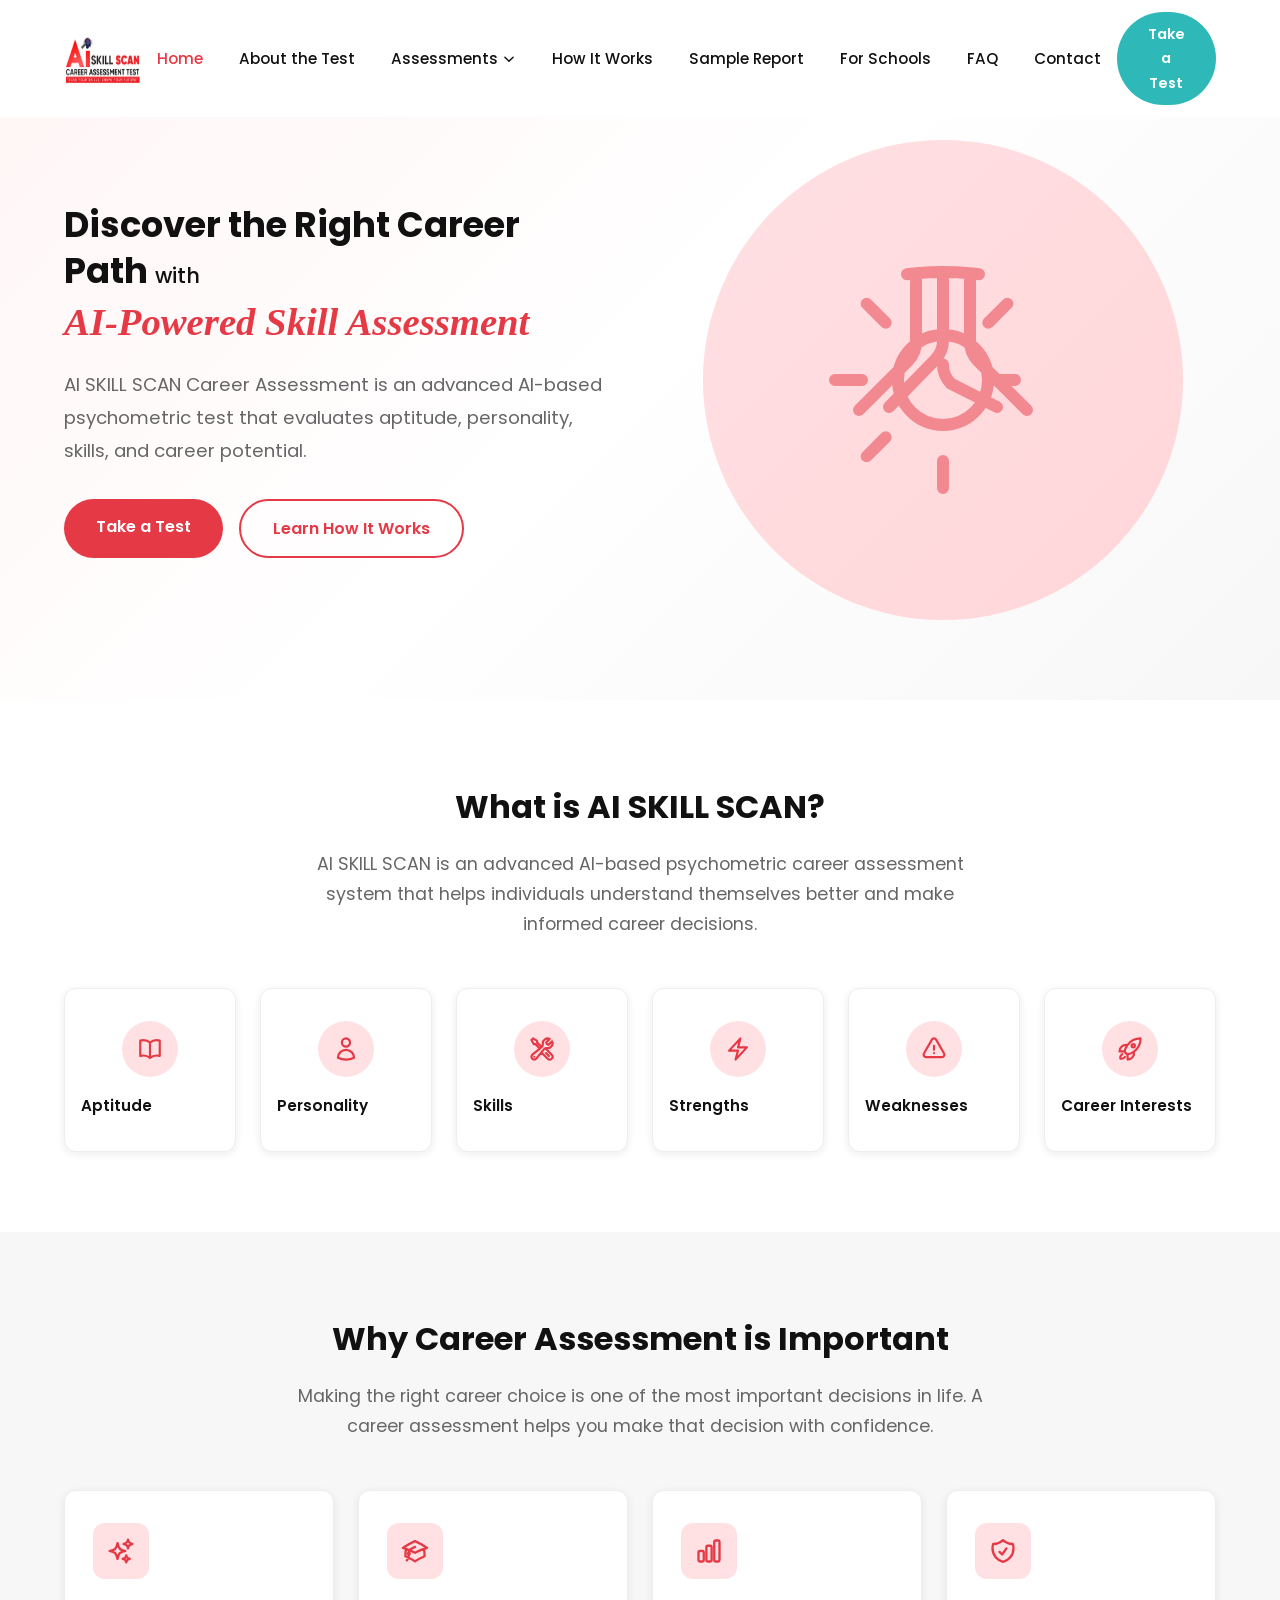
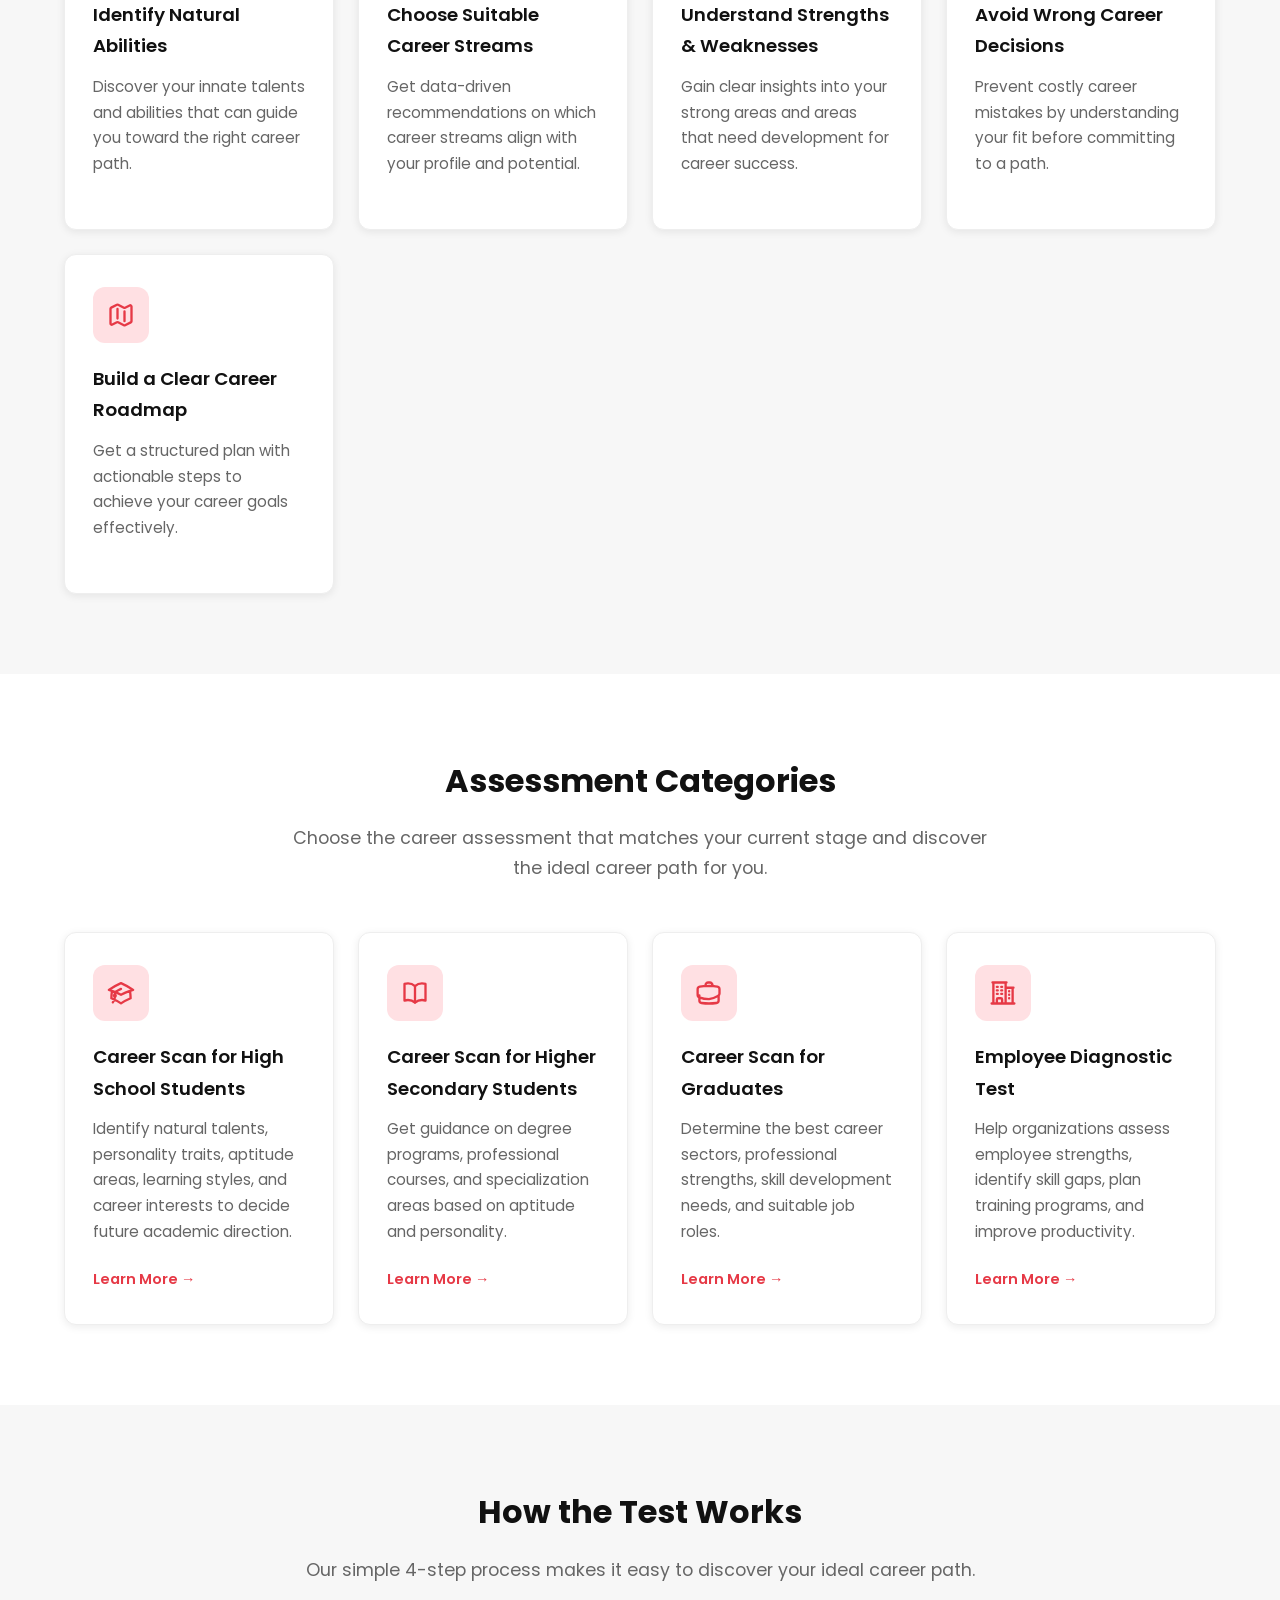
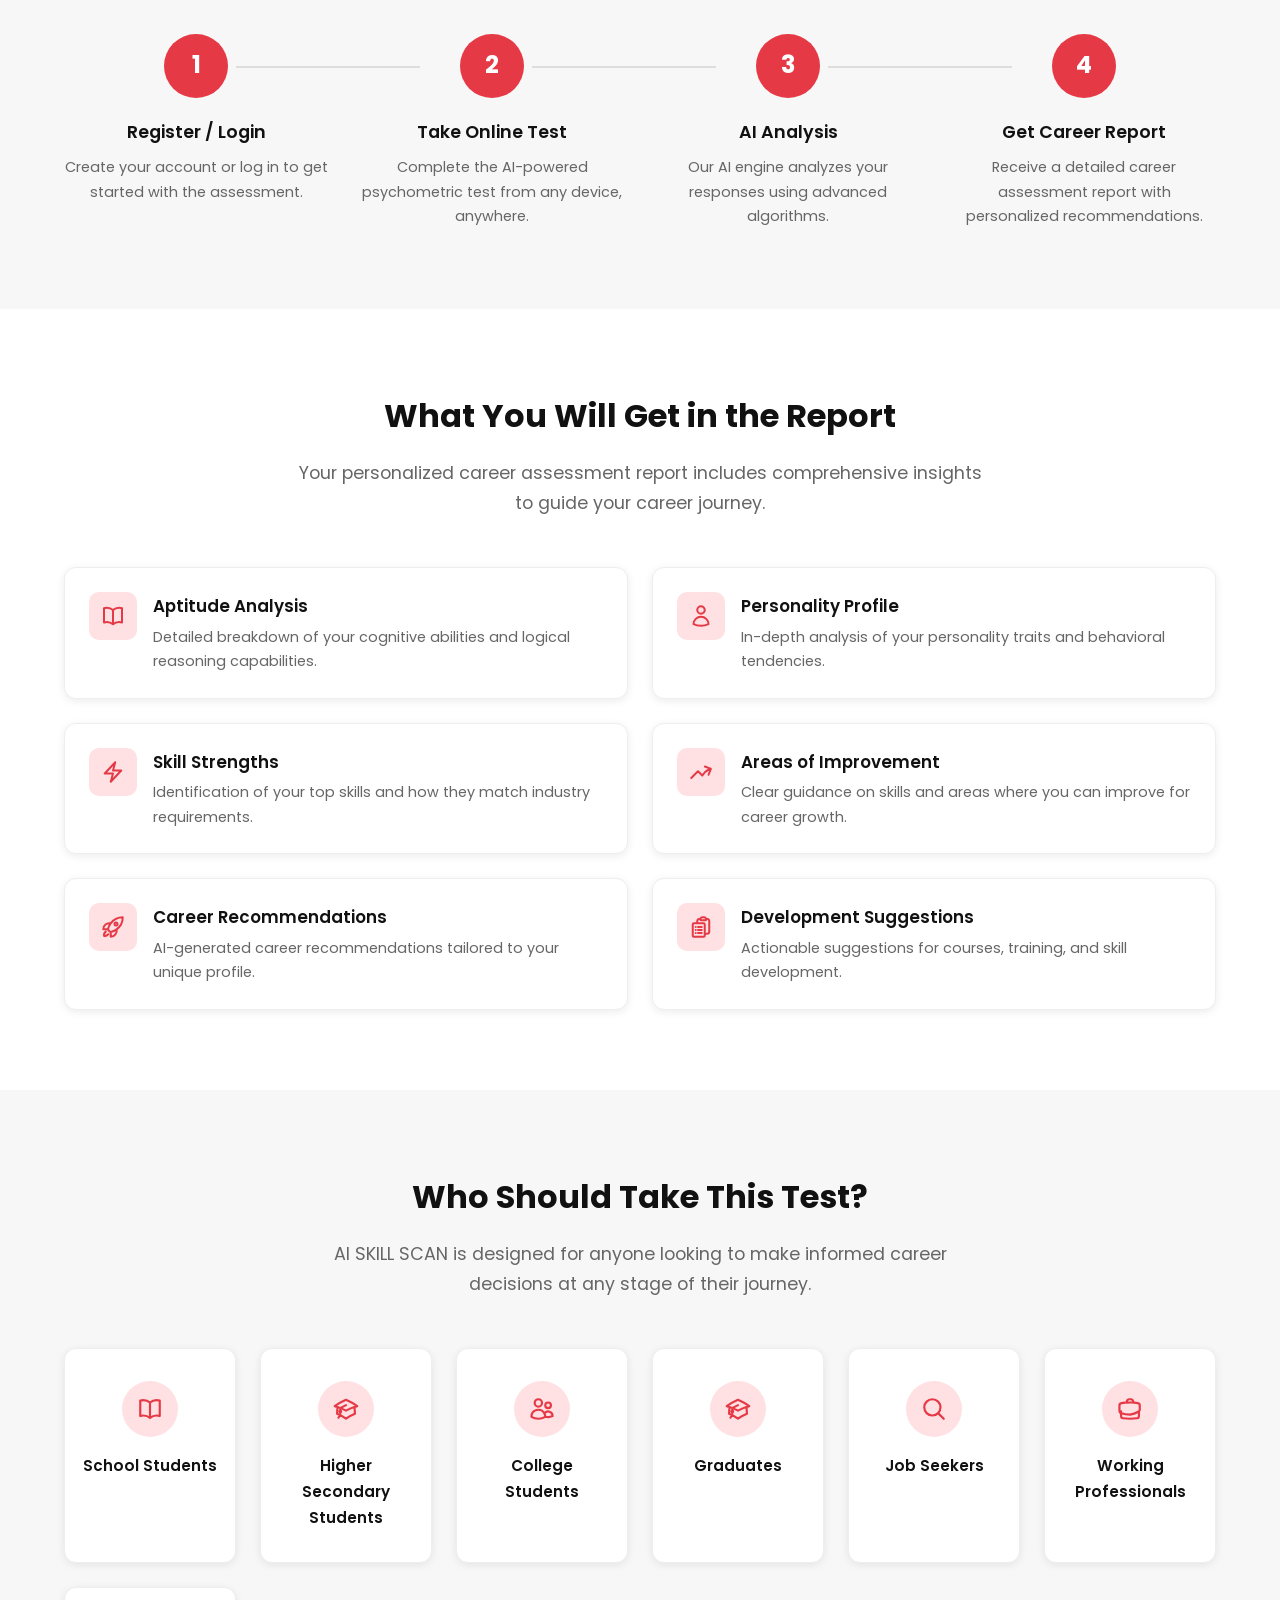
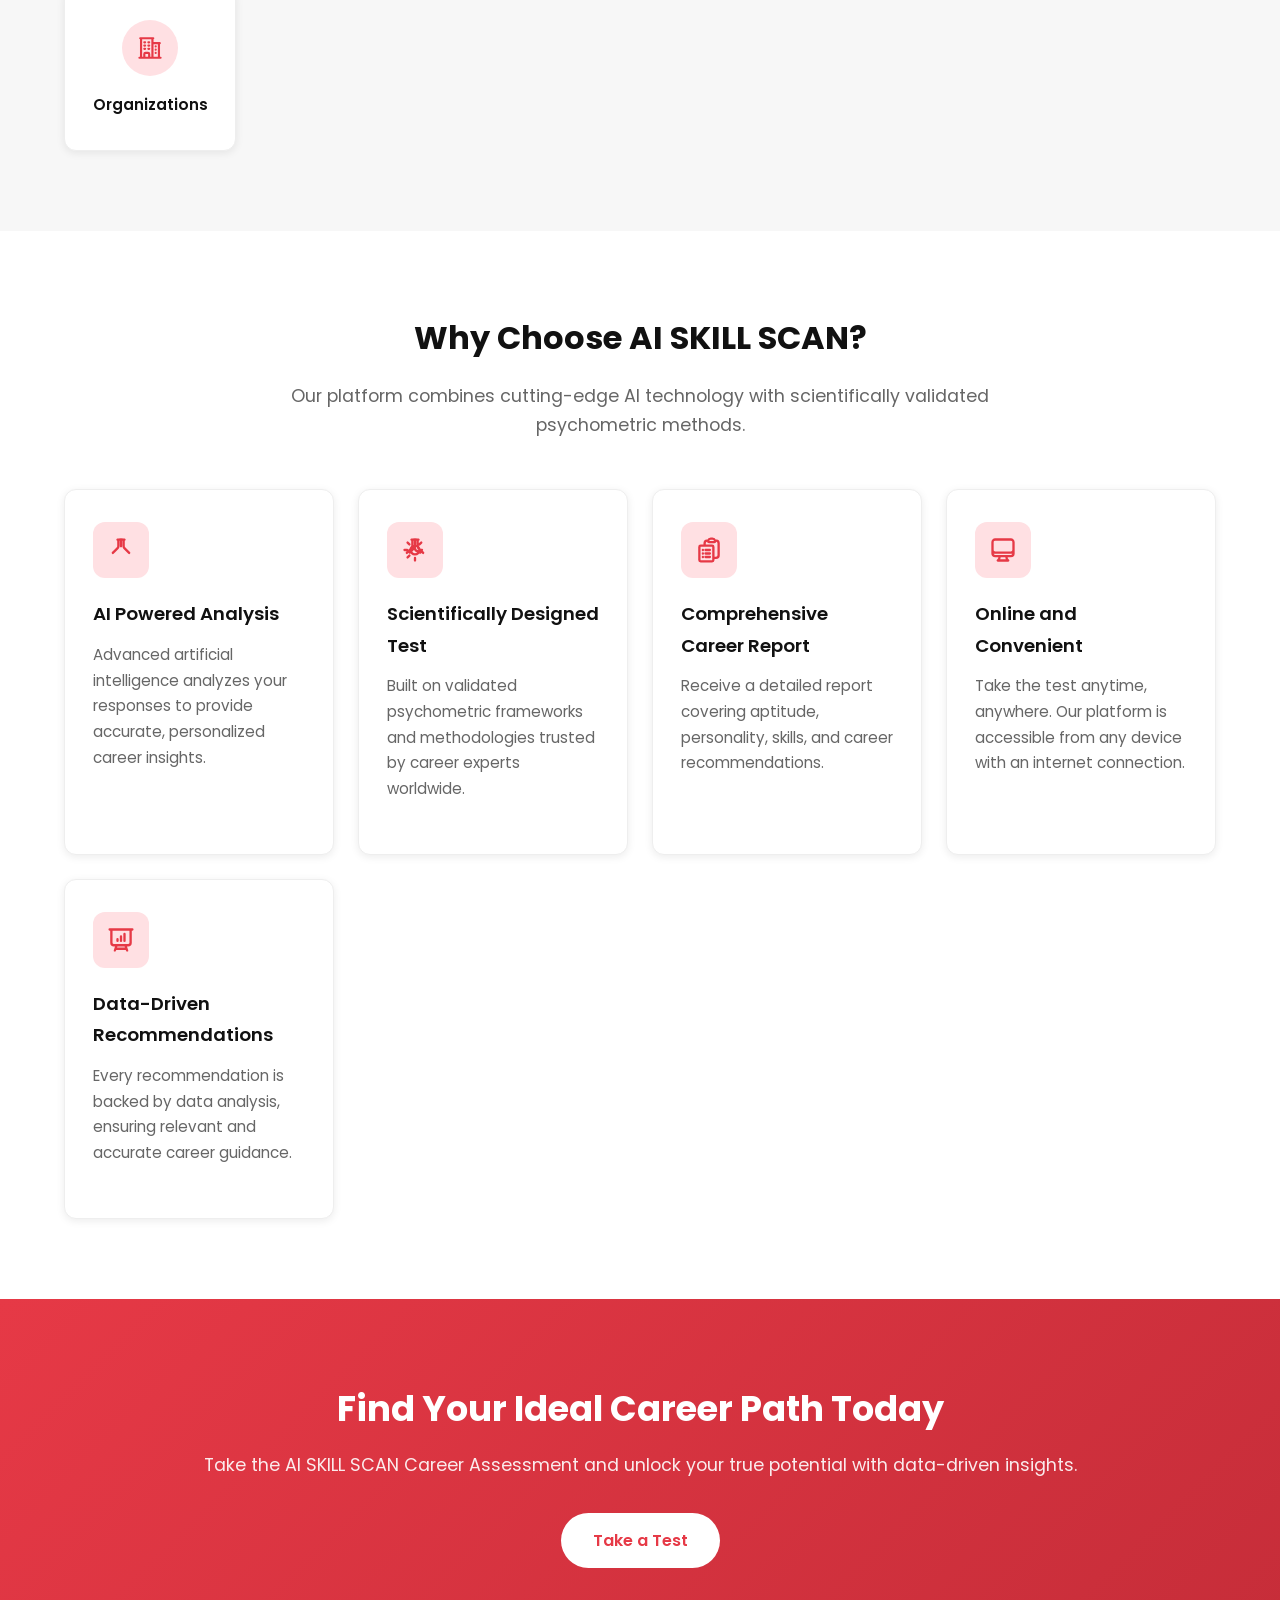
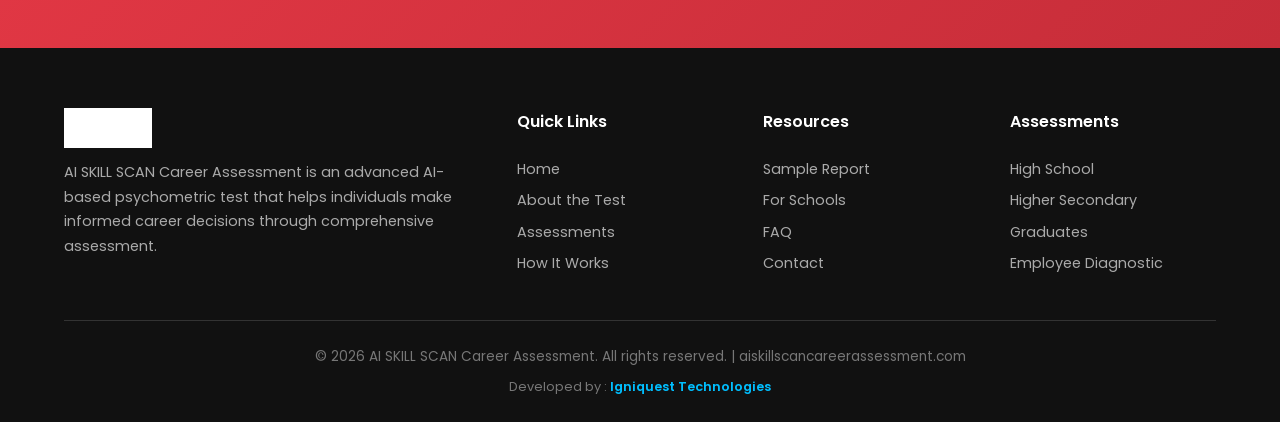
<file: ai-skill-scan-website/index.html>
<!DOCTYPE html>
<html lang="en">
<head>
    <meta charset="UTF-8">
    <meta name="viewport" content="width=device-width, initial-scale=1.0">
    <title>AI SKILL SCAN — AI-Powered Career Assessment Test</title>
    <meta name="description" content="AI SKILL SCAN Career Assessment is an advanced AI-based psychometric test that evaluates aptitude, personality, skills, strengths, weaknesses, and career interests to help you make informed career decisions.">
    <meta name="keywords" content="career assessment, AI skill scan, psychometric test, career guidance, aptitude test, personality test, career counseling, student career test">
    <link rel="stylesheet" href="styles/styles.css">
</head>
<body>

    <!-- ===== NAV OVERLAY (mobile) ===== -->
    <div class="nav-overlay"></div>

    <!-- ===== HEADER ===== -->
    <header class="header">
        <div class="container header__inner">
            <!-- Logo -->
            <a href="index.html" class="header__logo">
                <img src="assets/AiSkilScan.jpg" alt="AI Skill Scan Logo">
            </a>

            <!-- Navigation -->
            <nav class="nav" aria-label="Main navigation">
                <a href="index.html" class="nav__link nav__link--active">Home</a>
                <a href="about.html" class="nav__link">About the Test</a>

                <!-- Assessments Dropdown -->
                <div class="nav__dropdown">
                    <a href="assessments.html" class="nav__link nav__dropdown-toggle">
                        Assessments
                        <svg xmlns="http://www.w3.org/2000/svg" fill="none" viewBox="0 0 24 24" stroke="currentColor" stroke-width="2.5"><path stroke-linecap="round" stroke-linejoin="round" d="M19 9l-7 7-7-7"/></svg>
                    </a>
                    <div class="nav__dropdown-menu">
                        <a href="assessments.html#high-school">Career Scan for High School Students</a>
                        <a href="assessments.html#higher-secondary">Career Scan for Higher Secondary Students</a>
                        <a href="assessments.html#graduates">Career Scan for Graduates</a>
                        <a href="assessments.html#employee">Employee Diagnostic Test</a>
                    </div>
                </div>

                <a href="how-it-works.html" class="nav__link">How It Works</a>
                <a href="sample-report.html" class="nav__link">Sample Report</a>
                <a href="schools.html" class="nav__link">For Schools</a>
                <a href="faq.html" class="nav__link">FAQ</a>
                <a href="contact.html" class="nav__link">Contact</a>

                <!-- Mobile CTA -->
                <div class="header__cta">
                    <a href="take-test.html" class="btn btn--primary">Take a Test</a>
                </div>
            </nav>

            <!-- Desktop CTA -->
            <div class="header__cta">
                <a href="take-test.html" class="btn btn--primary">Take a Test</a>
            </div>

            <!-- Hamburger -->
            <button class="hamburger" aria-label="Toggle menu">
                <span class="hamburger__line"></span>
                <span class="hamburger__line"></span>
                <span class="hamburger__line"></span>
            </button>
        </div>
    </header>

    <main>

        <!-- ===== 1. HERO SECTION ===== -->
        <section class="hero">
            <div class="container hero__inner">
                <div class="hero__content">
                    <h1>Discover the Right Career Path <small style="font-size:0.6em; font-weight:500;">with</small><span>AI-Powered Skill Assessment</span></h1>
                    <p>AI SKILL SCAN Career Assessment is an advanced AI-based psychometric test that evaluates aptitude, personality, skills, and career potential.</p>
                    <div class="hero__buttons">
                        <a href="take-test.html" class="btn btn--primary">Take a Test</a>
                        <a href="how-it-works.html" class="btn btn--outline">Learn How It Works</a>
                    </div>
                </div>
                <div class="hero__graphic">
                    <div class="hero__graphic-placeholder">
                        <!-- Decorative AI Brain SVG -->
                        <svg xmlns="http://www.w3.org/2000/svg" fill="none" viewBox="0 0 24 24" stroke="currentColor" stroke-width="1">
                            <path stroke-linecap="round" stroke-linejoin="round" d="M9.75 3.104v5.714a2.25 2.25 0 0 1-.659 1.591L5 14.5M9.75 3.104c-.251.023-.501.05-.75.082m.75-.082a24.301 24.301 0 0 1 4.5 0m0 0v5.714a2.25 2.25 0 0 0 .659 1.591L19 14.5m-4.75-11.396c.251.023.501.05.75.082M12 3v5.714m0 0a2.25 2.25 0 0 1-.659 1.591L7.5 14.25m4.5-3.536a2.25 2.25 0 0 0 .659 1.591L16.5 14.25M12 18.75V21m-4.773-4.227-1.591 1.591M5.25 12H3m4.227-4.773L5.636 5.636M15.75 12H18m-2.227-4.773 1.591-1.591M12 8.25a3.75 3.75 0 1 1 0 7.5 3.75 3.75 0 0 1 0-7.5Z"/>
                        </svg>
                    </div>
                </div>
            </div>
        </section>

        <!-- ===== 2. WHAT IS AI SKILL SCAN ===== -->
        <section class="section">
            <div class="container">
                <h2 class="section-title">What is AI SKILL SCAN?</h2>
                <p class="section-subtitle">AI SKILL SCAN is an advanced AI-based psychometric career assessment system that helps individuals understand themselves better and make informed career decisions.</p>

                <div class="cards-grid" style="grid-template-columns: repeat(auto-fit, minmax(160px, 1fr));">
                    <!-- Aptitude -->
                    <div class="icon-grid__item">
                        <div class="icon-grid__icon">
                            <svg xmlns="http://www.w3.org/2000/svg" fill="none" viewBox="0 0 24 24" stroke="currentColor" stroke-width="2"><path stroke-linecap="round" stroke-linejoin="round" d="M12 6.042A8.967 8.967 0 0 0 6 3.75c-1.052 0-2.062.18-3 .512v14.25A8.987 8.987 0 0 1 6 18c2.305 0 4.408.867 6 2.292m0-14.25a8.966 8.966 0 0 1 6-2.292c1.052 0 2.062.18 3 .512v14.25A8.987 8.987 0 0 0 18 18a8.967 8.967 0 0 0-6 2.292m0-14.25v14.25"/></svg>
                        </div>
                        <p class="icon-grid__label">Aptitude</p>
                    </div>
                    <!-- Personality -->
                    <div class="icon-grid__item">
                        <div class="icon-grid__icon">
                            <svg xmlns="http://www.w3.org/2000/svg" fill="none" viewBox="0 0 24 24" stroke="currentColor" stroke-width="2"><path stroke-linecap="round" stroke-linejoin="round" d="M15.75 6a3.75 3.75 0 1 1-7.5 0 3.75 3.75 0 0 1 7.5 0ZM4.501 20.118a7.5 7.5 0 0 1 14.998 0A17.933 17.933 0 0 1 12 21.75c-2.676 0-5.216-.584-7.499-1.632Z"/></svg>
                        </div>
                        <p class="icon-grid__label">Personality</p>
                    </div>
                    <!-- Skills -->
                    <div class="icon-grid__item">
                        <div class="icon-grid__icon">
                            <svg xmlns="http://www.w3.org/2000/svg" fill="none" viewBox="0 0 24 24" stroke="currentColor" stroke-width="2"><path stroke-linecap="round" stroke-linejoin="round" d="M11.42 15.17 17.25 21A2.652 2.652 0 0 0 21 17.25l-5.877-5.877M11.42 15.17l2.496-3.03c.317-.384.74-.626 1.208-.766M11.42 15.17l-4.655 5.653a2.548 2.548 0 1 1-3.586-3.586l6.837-5.63m5.108-.233c.55-.164 1.163-.188 1.743-.14a4.5 4.5 0 0 0 4.486-6.336l-3.276 3.277a3.004 3.004 0 0 1-2.25-2.25l3.276-3.276a4.5 4.5 0 0 0-6.336 4.486c.091 1.076-.071 2.264-.904 2.95l-.102.085m-1.745 1.437L5.909 7.5H4.5L2.25 3.75l1.5-1.5L7.5 4.5v1.409l4.26 4.26m-1.745 1.437 1.745-1.437m6.615 8.206L15.75 15.75M4.867 19.125h.008v.008h-.008v-.008Z"/></svg>
                        </div>
                        <p class="icon-grid__label">Skills</p>
                    </div>
                    <!-- Strengths -->
                    <div class="icon-grid__item">
                        <div class="icon-grid__icon">
                            <svg xmlns="http://www.w3.org/2000/svg" fill="none" viewBox="0 0 24 24" stroke="currentColor" stroke-width="2"><path stroke-linecap="round" stroke-linejoin="round" d="M3.75 13.5l10.5-11.25L12 10.5h8.25L9.75 21.75 12 13.5H3.75z"/></svg>
                        </div>
                        <p class="icon-grid__label">Strengths</p>
                    </div>
                    <!-- Weaknesses -->
                    <div class="icon-grid__item">
                        <div class="icon-grid__icon">
                            <svg xmlns="http://www.w3.org/2000/svg" fill="none" viewBox="0 0 24 24" stroke="currentColor" stroke-width="2"><path stroke-linecap="round" stroke-linejoin="round" d="M12 9v3.75m-9.303 3.376c-.866 1.5.217 3.374 1.948 3.374h14.71c1.73 0 2.813-1.874 1.948-3.374L13.949 3.378c-.866-1.5-3.032-1.5-3.898 0L2.697 16.126ZM12 15.75h.007v.008H12v-.008Z"/></svg>
                        </div>
                        <p class="icon-grid__label">Weaknesses</p>
                    </div>
                    <!-- Career Interests -->
                    <div class="icon-grid__item">
                        <div class="icon-grid__icon">
                            <svg xmlns="http://www.w3.org/2000/svg" fill="none" viewBox="0 0 24 24" stroke="currentColor" stroke-width="2"><path stroke-linecap="round" stroke-linejoin="round" d="M15.59 14.37a6 6 0 0 1-5.84 7.38v-4.8m5.84-2.58a14.98 14.98 0 0 0 6.16-12.12A14.98 14.98 0 0 0 9.631 8.41m5.96 5.96a14.926 14.926 0 0 1-5.841 2.58m-.119-8.54a6 6 0 0 0-7.381 5.84h4.8m2.581-5.84a14.927 14.927 0 0 0-2.58 5.84m2.699 2.7c-.103.021-.207.041-.311.06a15.09 15.09 0 0 1-2.448-2.448 14.9 14.9 0 0 1 .06-.312m-2.24 2.39a4.493 4.493 0 0 0-1.757 4.306 4.493 4.493 0 0 0 4.306-1.758M16.5 9a1.5 1.5 0 1 1-3 0 1.5 1.5 0 0 1 3 0Z"/></svg>
                        </div>
                        <p class="icon-grid__label">Career Interests</p>
                    </div>
                </div>
            </div>
        </section>

        <!-- ===== 3. WHY CAREER ASSESSMENT IS IMPORTANT ===== -->
        <section class="section section--alt">
            <div class="container">
                <h2 class="section-title">Why Career Assessment is Important</h2>
                <p class="section-subtitle">Making the right career choice is one of the most important decisions in life. A career assessment helps you make that decision with confidence.</p>

                <div class="cards-grid" style="grid-template-columns: repeat(auto-fit, minmax(220px, 1fr));">
                    <div class="card">
                        <div class="card__icon">
                            <svg xmlns="http://www.w3.org/2000/svg" fill="none" viewBox="0 0 24 24" stroke="currentColor" stroke-width="2"><path stroke-linecap="round" stroke-linejoin="round" d="M9.813 15.904 9 18.75l-.813-2.846a4.5 4.5 0 0 0-3.09-3.09L2.25 12l2.846-.813a4.5 4.5 0 0 0 3.09-3.09L9 5.25l.813 2.846a4.5 4.5 0 0 0 3.09 3.09L15.75 12l-2.846.813a4.5 4.5 0 0 0-3.09 3.09ZM18.259 8.715 18 9.75l-.259-1.035a3.375 3.375 0 0 0-2.455-2.456L14.25 6l1.036-.259a3.375 3.375 0 0 0 2.455-2.456L18 2.25l.259 1.035a3.375 3.375 0 0 0 2.456 2.456L21.75 6l-1.035.259a3.375 3.375 0 0 0-2.456 2.456ZM16.894 20.567 16.5 21.75l-.394-1.183a2.25 2.25 0 0 0-1.423-1.423L13.5 18.75l1.183-.394a2.25 2.25 0 0 0 1.423-1.423l.394-1.183.394 1.183a2.25 2.25 0 0 0 1.423 1.423l1.183.394-1.183.394a2.25 2.25 0 0 0-1.423 1.423Z"/></svg>
                        </div>
                        <h3 class="card__title">Identify Natural Abilities</h3>
                        <p class="card__text">Discover your innate talents and abilities that can guide you toward the right career path.</p>
                    </div>
                    <div class="card">
                        <div class="card__icon">
                            <svg xmlns="http://www.w3.org/2000/svg" fill="none" viewBox="0 0 24 24" stroke="currentColor" stroke-width="2"><path stroke-linecap="round" stroke-linejoin="round" d="M4.26 10.147a60.438 60.438 0 0 0-.491 6.347A48.62 48.62 0 0 1 12 20.904a48.62 48.62 0 0 1 8.232-4.41 60.46 60.46 0 0 0-.491-6.347m-15.482 0a50.636 50.636 0 0 0-2.658-.813A59.906 59.906 0 0 1 12 3.493a59.903 59.903 0 0 1 10.399 5.84c-.896.248-1.783.52-2.658.814m-15.482 0A50.717 50.717 0 0 1 12 13.489a50.702 50.702 0 0 1 7.74-3.342M6.75 15a.75.75 0 1 0 0-1.5.75.75 0 0 0 0 1.5Zm0 0v-3.675A55.378 55.378 0 0 1 12 8.443m-7.007 11.55A5.981 5.981 0 0 0 6.75 15.75v-1.5"/></svg>
                        </div>
                        <h3 class="card__title">Choose Suitable Career Streams</h3>
                        <p class="card__text">Get data-driven recommendations on which career streams align with your profile and potential.</p>
                    </div>
                    <div class="card">
                        <div class="card__icon">
                            <svg xmlns="http://www.w3.org/2000/svg" fill="none" viewBox="0 0 24 24" stroke="currentColor" stroke-width="2"><path stroke-linecap="round" stroke-linejoin="round" d="M3 13.125C3 12.504 3.504 12 4.125 12h2.25c.621 0 1.125.504 1.125 1.125v6.75C7.5 20.496 6.996 21 6.375 21h-2.25A1.125 1.125 0 0 1 3 19.875v-6.75ZM9.75 8.625c0-.621.504-1.125 1.125-1.125h2.25c.621 0 1.125.504 1.125 1.125v11.25c0 .621-.504 1.125-1.125 1.125h-2.25a1.125 1.125 0 0 1-1.125-1.125V8.625ZM16.5 4.125c0-.621.504-1.125 1.125-1.125h2.25C20.496 3 21 3.504 21 4.125v15.75c0 .621-.504 1.125-1.125 1.125h-2.25a1.125 1.125 0 0 1-1.125-1.125V4.125Z"/></svg>
                        </div>
                        <h3 class="card__title">Understand Strengths &amp; Weaknesses</h3>
                        <p class="card__text">Gain clear insights into your strong areas and areas that need development for career success.</p>
                    </div>
                    <div class="card">
                        <div class="card__icon">
                            <svg xmlns="http://www.w3.org/2000/svg" fill="none" viewBox="0 0 24 24" stroke="currentColor" stroke-width="2"><path stroke-linecap="round" stroke-linejoin="round" d="M9 12.75 11.25 15 15 9.75m-3-7.036A11.959 11.959 0 0 1 3.598 6 11.99 11.99 0 0 0 3 9.749c0 5.592 3.824 10.29 9 11.623 5.176-1.332 9-6.03 9-11.622 0-1.31-.21-2.571-.598-3.751h-.152c-3.196 0-6.1-1.248-8.25-3.285Z"/></svg>
                        </div>
                        <h3 class="card__title">Avoid Wrong Career Decisions</h3>
                        <p class="card__text">Prevent costly career mistakes by understanding your fit before committing to a path.</p>
                    </div>
                    <div class="card">
                        <div class="card__icon">
                            <svg xmlns="http://www.w3.org/2000/svg" fill="none" viewBox="0 0 24 24" stroke="currentColor" stroke-width="2"><path stroke-linecap="round" stroke-linejoin="round" d="M9 6.75V15m6-6v8.25m.503 3.498 4.875-2.437c.381-.19.622-.58.622-1.006V4.82c0-.836-.88-1.38-1.628-1.006l-3.869 1.934c-.317.159-.69.159-1.006 0L9.503 3.252a1.125 1.125 0 0 0-1.006 0L3.622 5.689C3.24 5.88 3 6.27 3 6.695V19.18c0 .836.88 1.38 1.628 1.006l3.869-1.934c.317-.159.69-.159 1.006 0l4.994 2.497c.317.158.69.158 1.006 0Z"/></svg>
                        </div>
                        <h3 class="card__title">Build a Clear Career Roadmap</h3>
                        <p class="card__text">Get a structured plan with actionable steps to achieve your career goals effectively.</p>
                    </div>
                </div>
            </div>
        </section>

        <!-- ===== 4. ASSESSMENT CATEGORIES ===== -->
        <section class="section">
            <div class="container">
                <h2 class="section-title">Assessment Categories</h2>
                <p class="section-subtitle">Choose the career assessment that matches your current stage and discover the ideal career path for you.</p>

                <div class="cards-grid" style="grid-template-columns: repeat(auto-fit, minmax(260px, 1fr));">
                    <!-- High School -->
                    <div class="card">
                        <div class="card__icon">
                            <svg xmlns="http://www.w3.org/2000/svg" fill="none" viewBox="0 0 24 24" stroke="currentColor" stroke-width="2"><path stroke-linecap="round" stroke-linejoin="round" d="M4.26 10.147a60.438 60.438 0 0 0-.491 6.347A48.62 48.62 0 0 1 12 20.904a48.62 48.62 0 0 1 8.232-4.41 60.46 60.46 0 0 0-.491-6.347m-15.482 0a50.636 50.636 0 0 0-2.658-.813A59.906 59.906 0 0 1 12 3.493a59.903 59.903 0 0 1 10.399 5.84c-.896.248-1.783.52-2.658.814m-15.482 0A50.717 50.717 0 0 1 12 13.489a50.702 50.702 0 0 1 7.74-3.342M6.75 15a.75.75 0 1 0 0-1.5.75.75 0 0 0 0 1.5Zm0 0v-3.675A55.378 55.378 0 0 1 12 8.443m-7.007 11.55A5.981 5.981 0 0 0 6.75 15.75v-1.5"/></svg>
                        </div>
                        <h3 class="card__title">Career Scan for High School Students</h3>
                        <p class="card__text">Identify natural talents, personality traits, aptitude areas, learning styles, and career interests to decide future academic direction.</p>
                        <a href="assessments.html#high-school" class="card__link">Learn More &rarr;</a>
                    </div>
                    <!-- Higher Secondary -->
                    <div class="card">
                        <div class="card__icon">
                            <svg xmlns="http://www.w3.org/2000/svg" fill="none" viewBox="0 0 24 24" stroke="currentColor" stroke-width="2"><path stroke-linecap="round" stroke-linejoin="round" d="M12 6.042A8.967 8.967 0 0 0 6 3.75c-1.052 0-2.062.18-3 .512v14.25A8.987 8.987 0 0 1 6 18c2.305 0 4.408.867 6 2.292m0-14.25a8.966 8.966 0 0 1 6-2.292c1.052 0 2.062.18 3 .512v14.25A8.987 8.987 0 0 0 18 18a8.967 8.967 0 0 0-6 2.292m0-14.25v14.25"/></svg>
                        </div>
                        <h3 class="card__title">Career Scan for Higher Secondary Students</h3>
                        <p class="card__text">Get guidance on degree programs, professional courses, and specialization areas based on aptitude and personality.</p>
                        <a href="assessments.html#higher-secondary" class="card__link">Learn More &rarr;</a>
                    </div>
                    <!-- Graduates -->
                    <div class="card">
                        <div class="card__icon">
                            <svg xmlns="http://www.w3.org/2000/svg" fill="none" viewBox="0 0 24 24" stroke="currentColor" stroke-width="2"><path stroke-linecap="round" stroke-linejoin="round" d="M20.25 14.15v4.25c0 1.094-.787 2.036-1.872 2.18-2.087.277-4.216.42-6.378.42s-4.291-.143-6.378-.42c-1.085-.144-1.872-1.086-1.872-2.18v-4.25m16.5 0a2.18 2.18 0 0 0 .75-1.661V8.706c0-1.081-.768-2.015-1.837-2.175a48.114 48.114 0 0 0-3.413-.387m4.5 8.006c-.194.165-.42.295-.673.38A23.978 23.978 0 0 1 12 17.25c-2.97 0-5.81-.54-8.427-1.524a2.198 2.198 0 0 1-.673-.38m0 0A2.18 2.18 0 0 1 2.25 13.489V8.706c0-1.081.768-2.015 1.837-2.175a48.111 48.111 0 0 1 3.413-.387m7.5 0V5.25A2.25 2.25 0 0 0 12.75 3h-1.5a2.25 2.25 0 0 0-2.25 2.25v.894m7.5 0a48.667 48.667 0 0 0-7.5 0"/></svg>
                        </div>
                        <h3 class="card__title">Career Scan for Graduates</h3>
                        <p class="card__text">Determine the best career sectors, professional strengths, skill development needs, and suitable job roles.</p>
                        <a href="assessments.html#graduates" class="card__link">Learn More &rarr;</a>
                    </div>
                    <!-- Employee -->
                    <div class="card">
                        <div class="card__icon">
                            <svg xmlns="http://www.w3.org/2000/svg" fill="none" viewBox="0 0 24 24" stroke="currentColor" stroke-width="2"><path stroke-linecap="round" stroke-linejoin="round" d="M2.25 21h19.5m-18-18v18m10.5-18v18m6-13.5V21M6.75 6.75h.75m-.75 3h.75m-.75 3h.75m3-6h.75m-.75 3h.75m-.75 3h.75M6.75 21v-3.375c0-.621.504-1.125 1.125-1.125h2.25c.621 0 1.125.504 1.125 1.125V21M3 3h12m-.75 4.5H21m-3.75 3h.008v.008h-.008v-.008Zm0 3h.008v.008h-.008v-.008Zm0 3h.008v.008h-.008v-.008Z"/></svg>
                        </div>
                        <h3 class="card__title">Employee Diagnostic Test</h3>
                        <p class="card__text">Help organizations assess employee strengths, identify skill gaps, plan training programs, and improve productivity.</p>
                        <a href="assessments.html#employee" class="card__link">Learn More &rarr;</a>
                    </div>
                </div>
            </div>
        </section>

        <!-- ===== 5. HOW THE TEST WORKS ===== -->
        <section class="section section--alt">
            <div class="container">
                <h2 class="section-title">How the Test Works</h2>
                <p class="section-subtitle">Our simple 4-step process makes it easy to discover your ideal career path.</p>

                <div class="steps">
                    <div class="step">
                        <div class="step__number">1</div>
                        <h3 class="step__title">Register / Login</h3>
                        <p class="step__text">Create your account or log in to get started with the assessment.</p>
                    </div>
                    <div class="step">
                        <div class="step__number">2</div>
                        <h3 class="step__title">Take Online Test</h3>
                        <p class="step__text">Complete the AI-powered psychometric test from any device, anywhere.</p>
                    </div>
                    <div class="step">
                        <div class="step__number">3</div>
                        <h3 class="step__title">AI Analysis</h3>
                        <p class="step__text">Our AI engine analyzes your responses using advanced algorithms.</p>
                    </div>
                    <div class="step">
                        <div class="step__number">4</div>
                        <h3 class="step__title">Get Career Report</h3>
                        <p class="step__text">Receive a detailed career assessment report with personalized recommendations.</p>
                    </div>
                </div>
            </div>
        </section>

        <!-- ===== 6. WHAT YOU WILL GET IN THE REPORT ===== -->
        <section class="section">
            <div class="container">
                <h2 class="section-title">What You Will Get in the Report</h2>
                <p class="section-subtitle">Your personalized career assessment report includes comprehensive insights to guide your career journey.</p>

                <div class="features-grid">
                    <div class="feature-item">
                        <div class="feature-item__icon">
                            <svg xmlns="http://www.w3.org/2000/svg" fill="none" viewBox="0 0 24 24" stroke="currentColor" stroke-width="2"><path stroke-linecap="round" stroke-linejoin="round" d="M12 6.042A8.967 8.967 0 0 0 6 3.75c-1.052 0-2.062.18-3 .512v14.25A8.987 8.987 0 0 1 6 18c2.305 0 4.408.867 6 2.292m0-14.25a8.966 8.966 0 0 1 6-2.292c1.052 0 2.062.18 3 .512v14.25A8.987 8.987 0 0 0 18 18a8.967 8.967 0 0 0-6 2.292m0-14.25v14.25"/></svg>
                        </div>
                        <div>
                            <h4 class="feature-item__title">Aptitude Analysis</h4>
                            <p class="feature-item__text">Detailed breakdown of your cognitive abilities and logical reasoning capabilities.</p>
                        </div>
                    </div>
                    <div class="feature-item">
                        <div class="feature-item__icon">
                            <svg xmlns="http://www.w3.org/2000/svg" fill="none" viewBox="0 0 24 24" stroke="currentColor" stroke-width="2"><path stroke-linecap="round" stroke-linejoin="round" d="M15.75 6a3.75 3.75 0 1 1-7.5 0 3.75 3.75 0 0 1 7.5 0ZM4.501 20.118a7.5 7.5 0 0 1 14.998 0A17.933 17.933 0 0 1 12 21.75c-2.676 0-5.216-.584-7.499-1.632Z"/></svg>
                        </div>
                        <div>
                            <h4 class="feature-item__title">Personality Profile</h4>
                            <p class="feature-item__text">In-depth analysis of your personality traits and behavioral tendencies.</p>
                        </div>
                    </div>
                    <div class="feature-item">
                        <div class="feature-item__icon">
                            <svg xmlns="http://www.w3.org/2000/svg" fill="none" viewBox="0 0 24 24" stroke="currentColor" stroke-width="2"><path stroke-linecap="round" stroke-linejoin="round" d="M3.75 13.5l10.5-11.25L12 10.5h8.25L9.75 21.75 12 13.5H3.75z"/></svg>
                        </div>
                        <div>
                            <h4 class="feature-item__title">Skill Strengths</h4>
                            <p class="feature-item__text">Identification of your top skills and how they match industry requirements.</p>
                        </div>
                    </div>
                    <div class="feature-item">
                        <div class="feature-item__icon">
                            <svg xmlns="http://www.w3.org/2000/svg" fill="none" viewBox="0 0 24 24" stroke="currentColor" stroke-width="2"><path stroke-linecap="round" stroke-linejoin="round" d="M2.25 18 9 11.25l4.306 4.306a11.95 11.95 0 0 1 5.814-5.518l2.74-1.22m0 0-5.94-2.281m5.94 2.28-2.28 5.941"/></svg>
                        </div>
                        <div>
                            <h4 class="feature-item__title">Areas of Improvement</h4>
                            <p class="feature-item__text">Clear guidance on skills and areas where you can improve for career growth.</p>
                        </div>
                    </div>
                    <div class="feature-item">
                        <div class="feature-item__icon">
                            <svg xmlns="http://www.w3.org/2000/svg" fill="none" viewBox="0 0 24 24" stroke="currentColor" stroke-width="2"><path stroke-linecap="round" stroke-linejoin="round" d="M15.59 14.37a6 6 0 0 1-5.84 7.38v-4.8m5.84-2.58a14.98 14.98 0 0 0 6.16-12.12A14.98 14.98 0 0 0 9.631 8.41m5.96 5.96a14.926 14.926 0 0 1-5.841 2.58m-.119-8.54a6 6 0 0 0-7.381 5.84h4.8m2.581-5.84a14.927 14.927 0 0 0-2.58 5.84m2.699 2.7c-.103.021-.207.041-.311.06a15.09 15.09 0 0 1-2.448-2.448 14.9 14.9 0 0 1 .06-.312m-2.24 2.39a4.493 4.493 0 0 0-1.757 4.306 4.493 4.493 0 0 0 4.306-1.758M16.5 9a1.5 1.5 0 1 1-3 0 1.5 1.5 0 0 1 3 0Z"/></svg>
                        </div>
                        <div>
                            <h4 class="feature-item__title">Career Recommendations</h4>
                            <p class="feature-item__text">AI-generated career recommendations tailored to your unique profile.</p>
                        </div>
                    </div>
                    <div class="feature-item">
                        <div class="feature-item__icon">
                            <svg xmlns="http://www.w3.org/2000/svg" fill="none" viewBox="0 0 24 24" stroke="currentColor" stroke-width="2"><path stroke-linecap="round" stroke-linejoin="round" d="M9 12h3.75M9 15h3.75M9 18h3.75m3 .75H18a2.25 2.25 0 0 0 2.25-2.25V6.108c0-1.135-.845-2.098-1.976-2.192a48.424 48.424 0 0 0-1.123-.08m-5.801 0c-.065.21-.1.433-.1.664 0 .414.336.75.75.75h4.5a.75.75 0 0 0 .75-.75 2.25 2.25 0 0 0-.1-.664m-5.8 0A2.251 2.251 0 0 1 13.5 2.25H15a2.25 2.25 0 0 1 2.15 1.586m-5.8 0c-.376.023-.75.05-1.124.08C9.095 4.01 8.25 4.973 8.25 6.108V8.25m0 0H4.875c-.621 0-1.125.504-1.125 1.125v11.25c0 .621.504 1.125 1.125 1.125h9.75c.621 0 1.125-.504 1.125-1.125V9.375c0-.621-.504-1.125-1.125-1.125H8.25ZM6.75 12h.008v.008H6.75V12Zm0 3h.008v.008H6.75V15Zm0 3h.008v.008H6.75V18Z"/></svg>
                        </div>
                        <div>
                            <h4 class="feature-item__title">Development Suggestions</h4>
                            <p class="feature-item__text">Actionable suggestions for courses, training, and skill development.</p>
                        </div>
                    </div>
                </div>
            </div>
        </section>

        <!-- ===== 7. WHO SHOULD TAKE THIS TEST ===== -->
        <section class="section section--alt">
            <div class="container">
                <h2 class="section-title">Who Should Take This Test?</h2>
                <p class="section-subtitle">AI SKILL SCAN is designed for anyone looking to make informed career decisions at any stage of their journey.</p>

                <div class="icon-grid">
                    <div class="icon-grid__item">
                        <div class="icon-grid__icon">
                            <svg xmlns="http://www.w3.org/2000/svg" fill="none" viewBox="0 0 24 24" stroke="currentColor" stroke-width="2"><path stroke-linecap="round" stroke-linejoin="round" d="M12 6.042A8.967 8.967 0 0 0 6 3.75c-1.052 0-2.062.18-3 .512v14.25A8.987 8.987 0 0 1 6 18c2.305 0 4.408.867 6 2.292m0-14.25a8.966 8.966 0 0 1 6-2.292c1.052 0 2.062.18 3 .512v14.25A8.987 8.987 0 0 0 18 18a8.967 8.967 0 0 0-6 2.292m0-14.25v14.25"/></svg>
                        </div>
                        <p class="icon-grid__label">School Students</p>
                    </div>
                    <div class="icon-grid__item">
                        <div class="icon-grid__icon">
                            <svg xmlns="http://www.w3.org/2000/svg" fill="none" viewBox="0 0 24 24" stroke="currentColor" stroke-width="2"><path stroke-linecap="round" stroke-linejoin="round" d="M4.26 10.147a60.438 60.438 0 0 0-.491 6.347A48.62 48.62 0 0 1 12 20.904a48.62 48.62 0 0 1 8.232-4.41 60.46 60.46 0 0 0-.491-6.347m-15.482 0a50.636 50.636 0 0 0-2.658-.813A59.906 59.906 0 0 1 12 3.493a59.903 59.903 0 0 1 10.399 5.84c-.896.248-1.783.52-2.658.814m-15.482 0A50.717 50.717 0 0 1 12 13.489a50.702 50.702 0 0 1 7.74-3.342M6.75 15a.75.75 0 1 0 0-1.5.75.75 0 0 0 0 1.5Zm0 0v-3.675A55.378 55.378 0 0 1 12 8.443m-7.007 11.55A5.981 5.981 0 0 0 6.75 15.75v-1.5"/></svg>
                        </div>
                        <p class="icon-grid__label">Higher Secondary Students</p>
                    </div>
                    <div class="icon-grid__item">
                        <div class="icon-grid__icon">
                            <svg xmlns="http://www.w3.org/2000/svg" fill="none" viewBox="0 0 24 24" stroke="currentColor" stroke-width="2"><path stroke-linecap="round" stroke-linejoin="round" d="M15 19.128a9.38 9.38 0 0 0 2.625.372 9.337 9.337 0 0 0 4.121-.952 4.125 4.125 0 0 0-7.533-2.493M15 19.128v-.003c0-1.113-.285-2.16-.786-3.07M15 19.128v.106A12.318 12.318 0 0 1 8.624 21c-2.331 0-4.512-.645-6.374-1.766l-.001-.109a6.375 6.375 0 0 1 11.964-3.07M12 6.375a3.375 3.375 0 1 1-6.75 0 3.375 3.375 0 0 1 6.75 0Zm8.25 2.25a2.625 2.625 0 1 1-5.25 0 2.625 2.625 0 0 1 5.25 0Z"/></svg>
                        </div>
                        <p class="icon-grid__label">College Students</p>
                    </div>
                    <div class="icon-grid__item">
                        <div class="icon-grid__icon">
                            <svg xmlns="http://www.w3.org/2000/svg" fill="none" viewBox="0 0 24 24" stroke="currentColor" stroke-width="2"><path stroke-linecap="round" stroke-linejoin="round" d="M4.26 10.147a60.438 60.438 0 0 0-.491 6.347A48.62 48.62 0 0 1 12 20.904a48.62 48.62 0 0 1 8.232-4.41 60.46 60.46 0 0 0-.491-6.347m-15.482 0a50.636 50.636 0 0 0-2.658-.813A59.906 59.906 0 0 1 12 3.493a59.903 59.903 0 0 1 10.399 5.84c-.896.248-1.783.52-2.658.814m-15.482 0A50.717 50.717 0 0 1 12 13.489a50.702 50.702 0 0 1 7.74-3.342M6.75 15a.75.75 0 1 0 0-1.5.75.75 0 0 0 0 1.5Zm0 0v-3.675A55.378 55.378 0 0 1 12 8.443m-7.007 11.55A5.981 5.981 0 0 0 6.75 15.75v-1.5"/></svg>
                        </div>
                        <p class="icon-grid__label">Graduates</p>
                    </div>
                    <div class="icon-grid__item">
                        <div class="icon-grid__icon">
                            <svg xmlns="http://www.w3.org/2000/svg" fill="none" viewBox="0 0 24 24" stroke="currentColor" stroke-width="2"><path stroke-linecap="round" stroke-linejoin="round" d="M21 21l-5.197-5.197m0 0A7.5 7.5 0 1 0 5.196 5.196a7.5 7.5 0 0 0 10.607 10.607Z"/></svg>
                        </div>
                        <p class="icon-grid__label">Job Seekers</p>
                    </div>
                    <div class="icon-grid__item">
                        <div class="icon-grid__icon">
                            <svg xmlns="http://www.w3.org/2000/svg" fill="none" viewBox="0 0 24 24" stroke="currentColor" stroke-width="2"><path stroke-linecap="round" stroke-linejoin="round" d="M20.25 14.15v4.25c0 1.094-.787 2.036-1.872 2.18-2.087.277-4.216.42-6.378.42s-4.291-.143-6.378-.42c-1.085-.144-1.872-1.086-1.872-2.18v-4.25m16.5 0a2.18 2.18 0 0 0 .75-1.661V8.706c0-1.081-.768-2.015-1.837-2.175a48.114 48.114 0 0 0-3.413-.387m4.5 8.006c-.194.165-.42.295-.673.38A23.978 23.978 0 0 1 12 17.25c-2.97 0-5.81-.54-8.427-1.524a2.198 2.198 0 0 1-.673-.38m0 0A2.18 2.18 0 0 1 2.25 13.489V8.706c0-1.081.768-2.015 1.837-2.175a48.111 48.111 0 0 1 3.413-.387m7.5 0V5.25A2.25 2.25 0 0 0 12.75 3h-1.5a2.25 2.25 0 0 0-2.25 2.25v.894m7.5 0a48.667 48.667 0 0 0-7.5 0"/></svg>
                        </div>
                        <p class="icon-grid__label">Working Professionals</p>
                    </div>
                    <div class="icon-grid__item">
                        <div class="icon-grid__icon">
                            <svg xmlns="http://www.w3.org/2000/svg" fill="none" viewBox="0 0 24 24" stroke="currentColor" stroke-width="2"><path stroke-linecap="round" stroke-linejoin="round" d="M2.25 21h19.5m-18-18v18m10.5-18v18m6-13.5V21M6.75 6.75h.75m-.75 3h.75m-.75 3h.75m3-6h.75m-.75 3h.75m-.75 3h.75M6.75 21v-3.375c0-.621.504-1.125 1.125-1.125h2.25c.621 0 1.125.504 1.125 1.125V21M3 3h12m-.75 4.5H21m-3.75 3h.008v.008h-.008v-.008Zm0 3h.008v.008h-.008v-.008Zm0 3h.008v.008h-.008v-.008Z"/></svg>
                        </div>
                        <p class="icon-grid__label">Organizations</p>
                    </div>
                </div>
            </div>
        </section>

        <!-- ===== 8. WHY CHOOSE AI SKILL SCAN ===== -->
        <section class="section">
            <div class="container">
                <h2 class="section-title">Why Choose AI SKILL SCAN?</h2>
                <p class="section-subtitle">Our platform combines cutting-edge AI technology with scientifically validated psychometric methods.</p>

                <div class="cards-grid" style="grid-template-columns: repeat(auto-fit, minmax(220px, 1fr));">
                    <div class="card">
                        <div class="card__icon">
                            <svg xmlns="http://www.w3.org/2000/svg" fill="none" viewBox="0 0 24 24" stroke="currentColor" stroke-width="2"><path stroke-linecap="round" stroke-linejoin="round" d="M9.75 3.104v5.714a2.25 2.25 0 0 1-.659 1.591L5 14.5M9.75 3.104c-.251.023-.501.05-.75.082m.75-.082a24.301 24.301 0 0 1 4.5 0m0 0v5.714a2.25 2.25 0 0 0 .659 1.591L19 14.5m-4.75-11.396c.251.023.501.05.75.082M12 3v5.714"/></svg>
                        </div>
                        <h3 class="card__title">AI Powered Analysis</h3>
                        <p class="card__text">Advanced artificial intelligence analyzes your responses to provide accurate, personalized career insights.</p>
                    </div>
                    <div class="card">
                        <div class="card__icon">
                            <svg xmlns="http://www.w3.org/2000/svg" fill="none" viewBox="0 0 24 24" stroke="currentColor" stroke-width="2"><path stroke-linecap="round" stroke-linejoin="round" d="M9.75 3.104v5.714a2.25 2.25 0 0 1-.659 1.591L5 14.5M9.75 3.104c-.251.023-.501.05-.75.082m.75-.082a24.301 24.301 0 0 1 4.5 0m0 0v5.714a2.25 2.25 0 0 0 .659 1.591L19 14.5m-4.75-11.396c.251.023.501.05.75.082M12 3v5.714m0 0a2.25 2.25 0 0 1-.659 1.591L7.5 14.25m4.5-3.536a2.25 2.25 0 0 0 .659 1.591L16.5 14.25M12 18.75V21m-4.773-4.227-1.591 1.591M5.25 12H3m4.227-4.773L5.636 5.636M15.75 12H18m-2.227-4.773 1.591-1.591M12 8.25a3.75 3.75 0 1 1 0 7.5 3.75 3.75 0 0 1 0-7.5Z"/></svg>
                        </div>
                        <h3 class="card__title">Scientifically Designed Test</h3>
                        <p class="card__text">Built on validated psychometric frameworks and methodologies trusted by career experts worldwide.</p>
                    </div>
                    <div class="card">
                        <div class="card__icon">
                            <svg xmlns="http://www.w3.org/2000/svg" fill="none" viewBox="0 0 24 24" stroke="currentColor" stroke-width="2"><path stroke-linecap="round" stroke-linejoin="round" d="M9 12h3.75M9 15h3.75M9 18h3.75m3 .75H18a2.25 2.25 0 0 0 2.25-2.25V6.108c0-1.135-.845-2.098-1.976-2.192a48.424 48.424 0 0 0-1.123-.08m-5.801 0c-.065.21-.1.433-.1.664 0 .414.336.75.75.75h4.5a.75.75 0 0 0 .75-.75 2.25 2.25 0 0 0-.1-.664m-5.8 0A2.251 2.251 0 0 1 13.5 2.25H15a2.25 2.25 0 0 1 2.15 1.586m-5.8 0c-.376.023-.75.05-1.124.08C9.095 4.01 8.25 4.973 8.25 6.108V8.25m0 0H4.875c-.621 0-1.125.504-1.125 1.125v11.25c0 .621.504 1.125 1.125 1.125h9.75c.621 0 1.125-.504 1.125-1.125V9.375c0-.621-.504-1.125-1.125-1.125H8.25ZM6.75 12h.008v.008H6.75V12Zm0 3h.008v.008H6.75V15Zm0 3h.008v.008H6.75V18Z"/></svg>
                        </div>
                        <h3 class="card__title">Comprehensive Career Report</h3>
                        <p class="card__text">Receive a detailed report covering aptitude, personality, skills, and career recommendations.</p>
                    </div>
                    <div class="card">
                        <div class="card__icon">
                            <svg xmlns="http://www.w3.org/2000/svg" fill="none" viewBox="0 0 24 24" stroke="currentColor" stroke-width="2"><path stroke-linecap="round" stroke-linejoin="round" d="M9 17.25v1.007a3 3 0 0 1-.879 2.122L7.5 21h9l-.621-.621A3 3 0 0 1 15 18.257V17.25m6-12V15a2.25 2.25 0 0 1-2.25 2.25H5.25A2.25 2.25 0 0 1 3 15V5.25m18 0A2.25 2.25 0 0 0 18.75 3H5.25A2.25 2.25 0 0 0 3 5.25m18 0V12a2.25 2.25 0 0 1-2.25 2.25H5.25A2.25 2.25 0 0 1 3 12V5.25"/></svg>
                        </div>
                        <h3 class="card__title">Online and Convenient</h3>
                        <p class="card__text">Take the test anytime, anywhere. Our platform is accessible from any device with an internet connection.</p>
                    </div>
                    <div class="card">
                        <div class="card__icon">
                            <svg xmlns="http://www.w3.org/2000/svg" fill="none" viewBox="0 0 24 24" stroke="currentColor" stroke-width="2"><path stroke-linecap="round" stroke-linejoin="round" d="M3.75 3v11.25A2.25 2.25 0 0 0 6 16.5h2.25M3.75 3h-1.5m1.5 0h16.5m0 0h1.5m-1.5 0v11.25A2.25 2.25 0 0 1 18 16.5h-2.25m-7.5 0h7.5m-7.5 0-1 3m8.5-3 1 3m0 0 .5 1.5m-.5-1.5h-9.5m0 0-.5 1.5M9 11.25v1.5M12 9v3.75m3-6v6"/></svg>
                        </div>
                        <h3 class="card__title">Data-Driven Recommendations</h3>
                        <p class="card__text">Every recommendation is backed by data analysis, ensuring relevant and accurate career guidance.</p>
                    </div>
                </div>
            </div>
        </section>

        <!-- ===== 9. FINAL CTA ===== -->
        <section class="cta-section">
            <div class="container">
                <h2>Find Your Ideal Career Path Today</h2>
                <p>Take the AI SKILL SCAN Career Assessment and unlock your true potential with data-driven insights.</p>
                <a href="take-test.html" class="btn btn--white">Take a Test</a>
            </div>
        </section>

    </main>

    <!-- ===== FOOTER (shared via footer.js) ===== -->
    <div id="footer-placeholder"></div>
    <script src="scripts/footer.js"></script>

    <script src="scripts/script.js"></script>
</body>
</html>
</file>
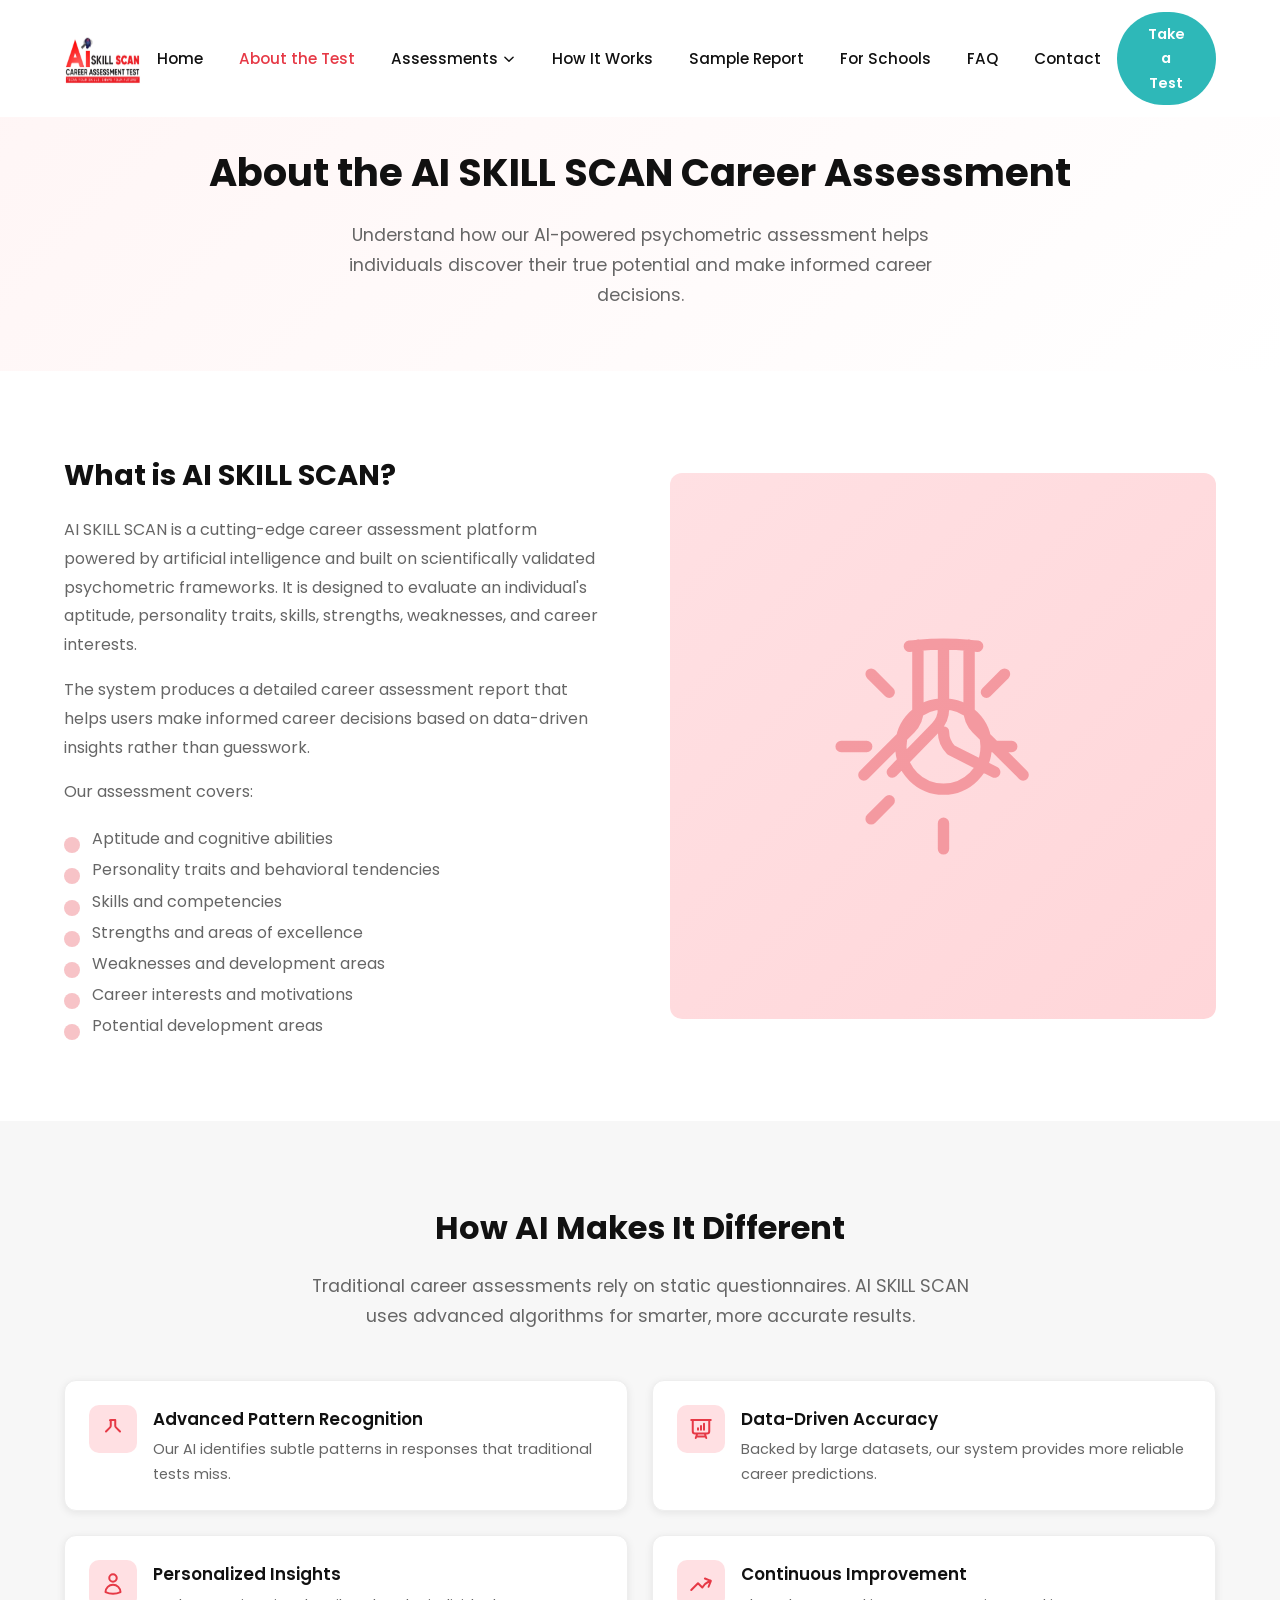
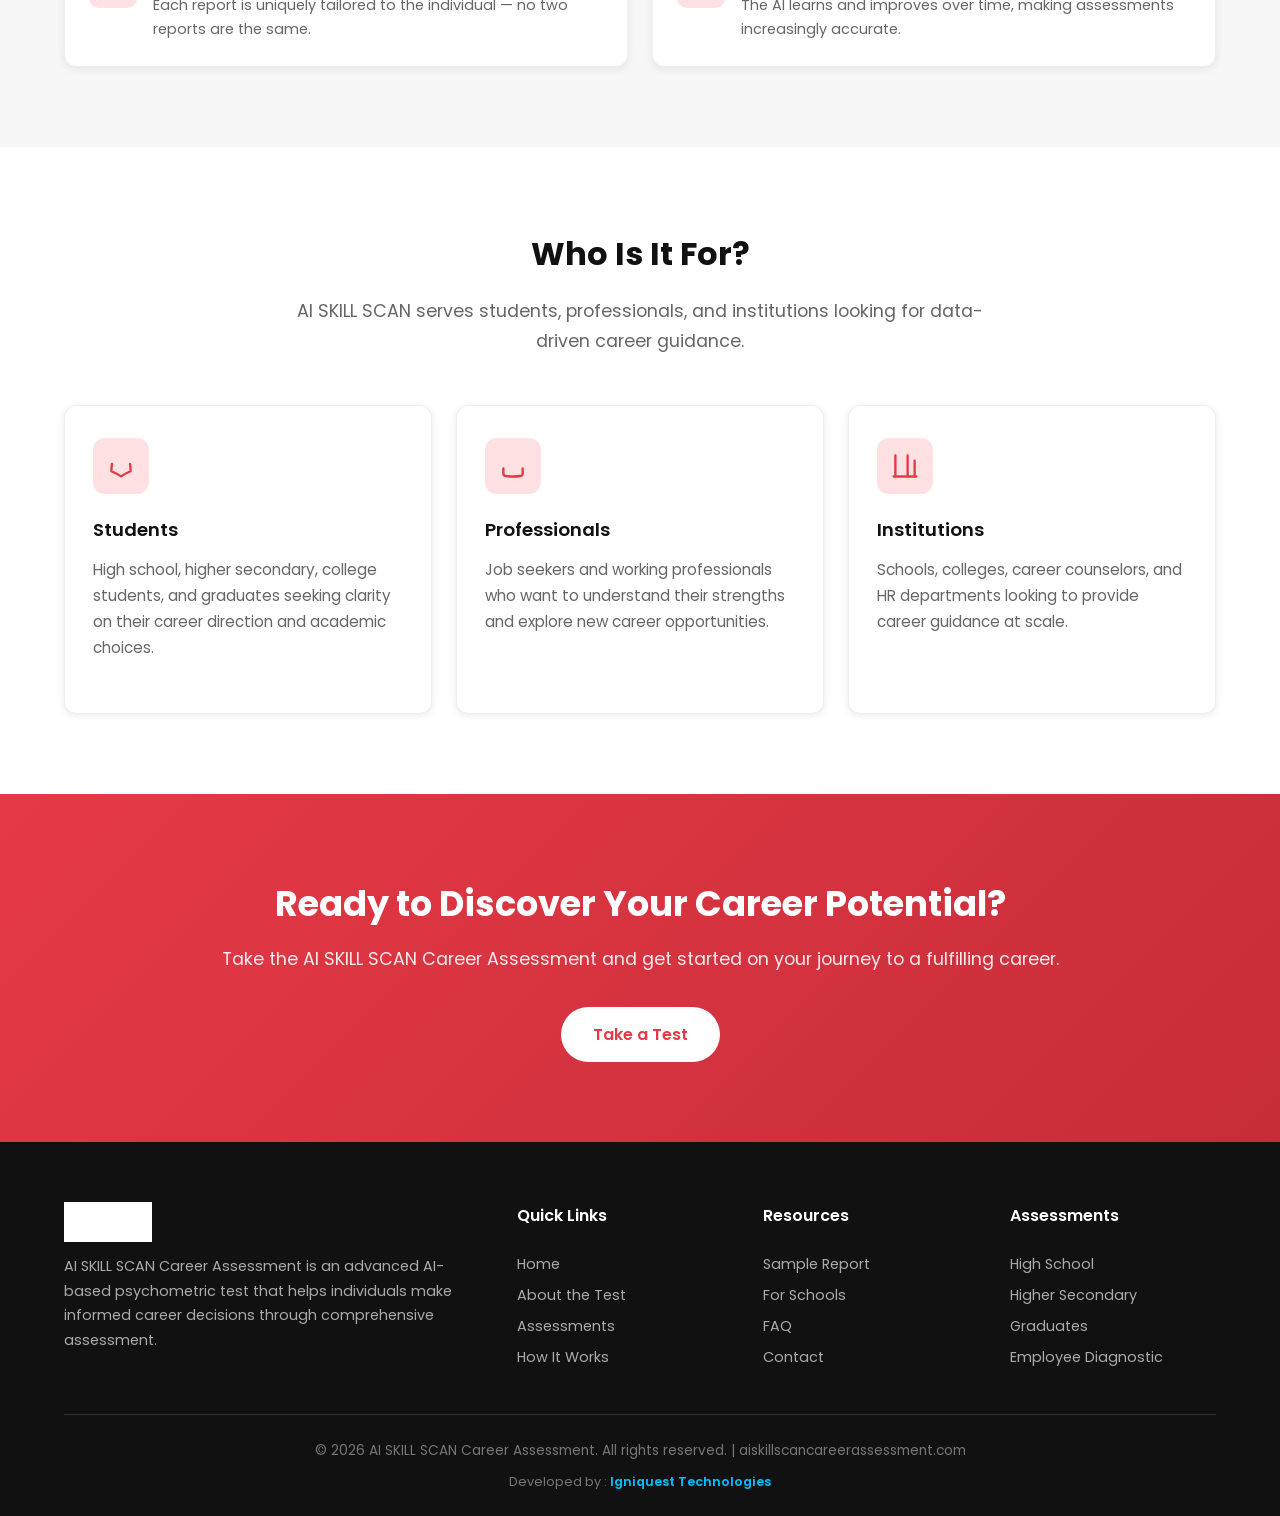
<file: ai-skill-scan-website/about.html>
<!DOCTYPE html>
<html lang="en">
<head>
    <meta charset="UTF-8">
    <meta name="viewport" content="width=device-width, initial-scale=1.0">
    <title>About the Test — AI SKILL SCAN Career Assessment</title>
    <meta name="description" content="Learn about the AI SKILL SCAN Career Assessment Test — an AI-powered psychometric system that evaluates aptitude, personality, skills, strengths, weaknesses, and career interests.">
    <meta name="keywords" content="about AI skill scan, career assessment test, psychometric test, AI career guidance, aptitude personality test">
    <link rel="stylesheet" href="styles/styles.css">
</head>
<body>

    <!-- Nav Overlay -->
    <div class="nav-overlay"></div>

    <!-- ===== HEADER ===== -->
    <header class="header">
        <div class="container header__inner">
            <a href="index.html" class="header__logo">
                <img src="assets/AiSkilScan.jpg" alt="AI Skill Scan Logo">
            </a>
            <nav class="nav" aria-label="Main navigation">
                <a href="index.html" class="nav__link">Home</a>
                <a href="about.html" class="nav__link nav__link--active">About the Test</a>
                <div class="nav__dropdown">
                    <a href="assessments.html" class="nav__link nav__dropdown-toggle">
                        Assessments
                        <svg xmlns="http://www.w3.org/2000/svg" fill="none" viewBox="0 0 24 24" stroke="currentColor" stroke-width="2.5"><path stroke-linecap="round" stroke-linejoin="round" d="M19 9l-7 7-7-7"/></svg>
                    </a>
                    <div class="nav__dropdown-menu">
                        <a href="assessments.html#high-school">Career Scan for High School Students</a>
                        <a href="assessments.html#higher-secondary">Career Scan for Higher Secondary Students</a>
                        <a href="assessments.html#graduates">Career Scan for Graduates</a>
                        <a href="assessments.html#employee">Employee Diagnostic Test</a>
                    </div>
                </div>
                <a href="how-it-works.html" class="nav__link">How It Works</a>
                <a href="sample-report.html" class="nav__link">Sample Report</a>
                <a href="schools.html" class="nav__link">For Schools</a>
                <a href="faq.html" class="nav__link">FAQ</a>
                <a href="contact.html" class="nav__link">Contact</a>
                <div class="header__cta">
                    <a href="take-test.html" class="btn btn--primary">Take a Test</a>
                </div>
            </nav>
            <div class="header__cta">
                <a href="take-test.html" class="btn btn--primary">Take a Test</a>
            </div>
            <button class="hamburger" aria-label="Toggle menu">
                <span class="hamburger__line"></span>
                <span class="hamburger__line"></span>
                <span class="hamburger__line"></span>
            </button>
        </div>
    </header>

    <main>

        <!-- ===== PAGE HERO ===== -->
        <section class="page-hero">
            <div class="container">
                <h1>About the AI SKILL SCAN Career Assessment</h1>
                <p>Understand how our AI-powered psychometric assessment helps individuals discover their true potential and make informed career decisions.</p>
            </div>
        </section>

        <!-- ===== ABOUT CONTENT ===== -->
        <section class="section">
            <div class="container about-content">
                <div class="about-content__text">
                    <h2>What is AI SKILL SCAN?</h2>
                    <p>AI SKILL SCAN is a cutting-edge career assessment platform powered by artificial intelligence and built on scientifically validated psychometric frameworks. It is designed to evaluate an individual's aptitude, personality traits, skills, strengths, weaknesses, and career interests.</p>
                    <p>The system produces a detailed career assessment report that helps users make informed career decisions based on data-driven insights rather than guesswork.</p>
                    <p>Our assessment covers:</p>
                    <ul>
                        <li>Aptitude and cognitive abilities</li>
                        <li>Personality traits and behavioral tendencies</li>
                        <li>Skills and competencies</li>
                        <li>Strengths and areas of excellence</li>
                        <li>Weaknesses and development areas</li>
                        <li>Career interests and motivations</li>
                        <li>Potential development areas</li>
                    </ul>
                </div>
                <div class="about-graphic">
                    <svg xmlns="http://www.w3.org/2000/svg" fill="none" viewBox="0 0 24 24" stroke="currentColor" stroke-width="1"><path stroke-linecap="round" stroke-linejoin="round" d="M9.75 3.104v5.714a2.25 2.25 0 0 1-.659 1.591L5 14.5M9.75 3.104c-.251.023-.501.05-.75.082m.75-.082a24.301 24.301 0 0 1 4.5 0m0 0v5.714a2.25 2.25 0 0 0 .659 1.591L19 14.5m-4.75-11.396c.251.023.501.05.75.082M12 3v5.714m0 0a2.25 2.25 0 0 1-.659 1.591L7.5 14.25m4.5-3.536a2.25 2.25 0 0 0 .659 1.591L16.5 14.25M12 18.75V21m-4.773-4.227-1.591 1.591M5.25 12H3m4.227-4.773L5.636 5.636M15.75 12H18m-2.227-4.773 1.591-1.591M12 8.25a3.75 3.75 0 1 1 0 7.5 3.75 3.75 0 0 1 0-7.5Z"/></svg>
                </div>
            </div>
        </section>

        <!-- ===== HOW AI MAKES IT DIFFERENT ===== -->
        <section class="section section--alt">
            <div class="container">
                <h2 class="section-title">How AI Makes It Different</h2>
                <p class="section-subtitle">Traditional career assessments rely on static questionnaires. AI SKILL SCAN uses advanced algorithms for smarter, more accurate results.</p>

                <div class="features-grid">
                    <div class="feature-item">
                        <div class="feature-item__icon">
                            <svg xmlns="http://www.w3.org/2000/svg" fill="none" viewBox="0 0 24 24" stroke="currentColor" stroke-width="2"><path stroke-linecap="round" stroke-linejoin="round" d="M9.75 3.104v5.714a2.25 2.25 0 0 1-.659 1.591L5 14.5M9.75 3.104c-.251.023-.501.05-.75.082m.75-.082a24.301 24.301 0 0 1 4.5 0m0 0v5.714a2.25 2.25 0 0 0 .659 1.591L19 14.5"/></svg>
                        </div>
                        <div>
                            <h4 class="feature-item__title">Advanced Pattern Recognition</h4>
                            <p class="feature-item__text">Our AI identifies subtle patterns in responses that traditional tests miss.</p>
                        </div>
                    </div>
                    <div class="feature-item">
                        <div class="feature-item__icon">
                            <svg xmlns="http://www.w3.org/2000/svg" fill="none" viewBox="0 0 24 24" stroke="currentColor" stroke-width="2"><path stroke-linecap="round" stroke-linejoin="round" d="M3.75 3v11.25A2.25 2.25 0 0 0 6 16.5h2.25M3.75 3h-1.5m1.5 0h16.5m0 0h1.5m-1.5 0v11.25A2.25 2.25 0 0 1 18 16.5h-2.25m-7.5 0h7.5m-7.5 0-1 3m8.5-3 1 3m0 0 .5 1.5m-.5-1.5h-9.5m0 0-.5 1.5M9 11.25v1.5M12 9v3.75m3-6v6"/></svg>
                        </div>
                        <div>
                            <h4 class="feature-item__title">Data-Driven Accuracy</h4>
                            <p class="feature-item__text">Backed by large datasets, our system provides more reliable career predictions.</p>
                        </div>
                    </div>
                    <div class="feature-item">
                        <div class="feature-item__icon">
                            <svg xmlns="http://www.w3.org/2000/svg" fill="none" viewBox="0 0 24 24" stroke="currentColor" stroke-width="2"><path stroke-linecap="round" stroke-linejoin="round" d="M15.75 6a3.75 3.75 0 1 1-7.5 0 3.75 3.75 0 0 1 7.5 0ZM4.501 20.118a7.5 7.5 0 0 1 14.998 0A17.933 17.933 0 0 1 12 21.75c-2.676 0-5.216-.584-7.499-1.632Z"/></svg>
                        </div>
                        <div>
                            <h4 class="feature-item__title">Personalized Insights</h4>
                            <p class="feature-item__text">Each report is uniquely tailored to the individual — no two reports are the same.</p>
                        </div>
                    </div>
                    <div class="feature-item">
                        <div class="feature-item__icon">
                            <svg xmlns="http://www.w3.org/2000/svg" fill="none" viewBox="0 0 24 24" stroke="currentColor" stroke-width="2"><path stroke-linecap="round" stroke-linejoin="round" d="M2.25 18 9 11.25l4.306 4.306a11.95 11.95 0 0 1 5.814-5.518l2.74-1.22m0 0-5.94-2.281m5.94 2.28-2.28 5.941"/></svg>
                        </div>
                        <div>
                            <h4 class="feature-item__title">Continuous Improvement</h4>
                            <p class="feature-item__text">The AI learns and improves over time, making assessments increasingly accurate.</p>
                        </div>
                    </div>
                </div>
            </div>
        </section>

        <!-- ===== WHO IT'S FOR ===== -->
        <section class="section">
            <div class="container">
                <h2 class="section-title">Who Is It For?</h2>
                <p class="section-subtitle">AI SKILL SCAN serves students, professionals, and institutions looking for data-driven career guidance.</p>

                <div class="cards-grid" style="grid-template-columns: repeat(auto-fit, minmax(280px, 1fr));">
                    <div class="card">
                        <div class="card__icon">
                            <svg xmlns="http://www.w3.org/2000/svg" fill="none" viewBox="0 0 24 24" stroke="currentColor" stroke-width="2"><path stroke-linecap="round" stroke-linejoin="round" d="M4.26 10.147a60.438 60.438 0 0 0-.491 6.347A48.62 48.62 0 0 1 12 20.904a48.62 48.62 0 0 1 8.232-4.41 60.46 60.46 0 0 0-.491-6.347"/></svg>
                        </div>
                        <h3 class="card__title">Students</h3>
                        <p class="card__text">High school, higher secondary, college students, and graduates seeking clarity on their career direction and academic choices.</p>
                    </div>
                    <div class="card">
                        <div class="card__icon">
                            <svg xmlns="http://www.w3.org/2000/svg" fill="none" viewBox="0 0 24 24" stroke="currentColor" stroke-width="2"><path stroke-linecap="round" stroke-linejoin="round" d="M20.25 14.15v4.25c0 1.094-.787 2.036-1.872 2.18-2.087.277-4.216.42-6.378.42s-4.291-.143-6.378-.42c-1.085-.144-1.872-1.086-1.872-2.18v-4.25"/></svg>
                        </div>
                        <h3 class="card__title">Professionals</h3>
                        <p class="card__text">Job seekers and working professionals who want to understand their strengths and explore new career opportunities.</p>
                    </div>
                    <div class="card">
                        <div class="card__icon">
                            <svg xmlns="http://www.w3.org/2000/svg" fill="none" viewBox="0 0 24 24" stroke="currentColor" stroke-width="2"><path stroke-linecap="round" stroke-linejoin="round" d="M2.25 21h19.5m-18-18v18m10.5-18v18m6-13.5V21"/></svg>
                        </div>
                        <h3 class="card__title">Institutions</h3>
                        <p class="card__text">Schools, colleges, career counselors, and HR departments looking to provide career guidance at scale.</p>
                    </div>
                </div>
            </div>
        </section>

        <!-- ===== CTA ===== -->
        <section class="cta-section">
            <div class="container">
                <h2>Ready to Discover Your Career Potential?</h2>
                <p>Take the AI SKILL SCAN Career Assessment and get started on your journey to a fulfilling career.</p>
                <a href="take-test.html" class="btn btn--white">Take a Test</a>
            </div>
        </section>

    </main>

    <!-- ===== FOOTER (shared via footer.js) ===== -->
    <div id="footer-placeholder"></div>
    <script src="scripts/footer.js"></script>

    <script src="scripts/script.js"></script>
</body>
</html>
</file>
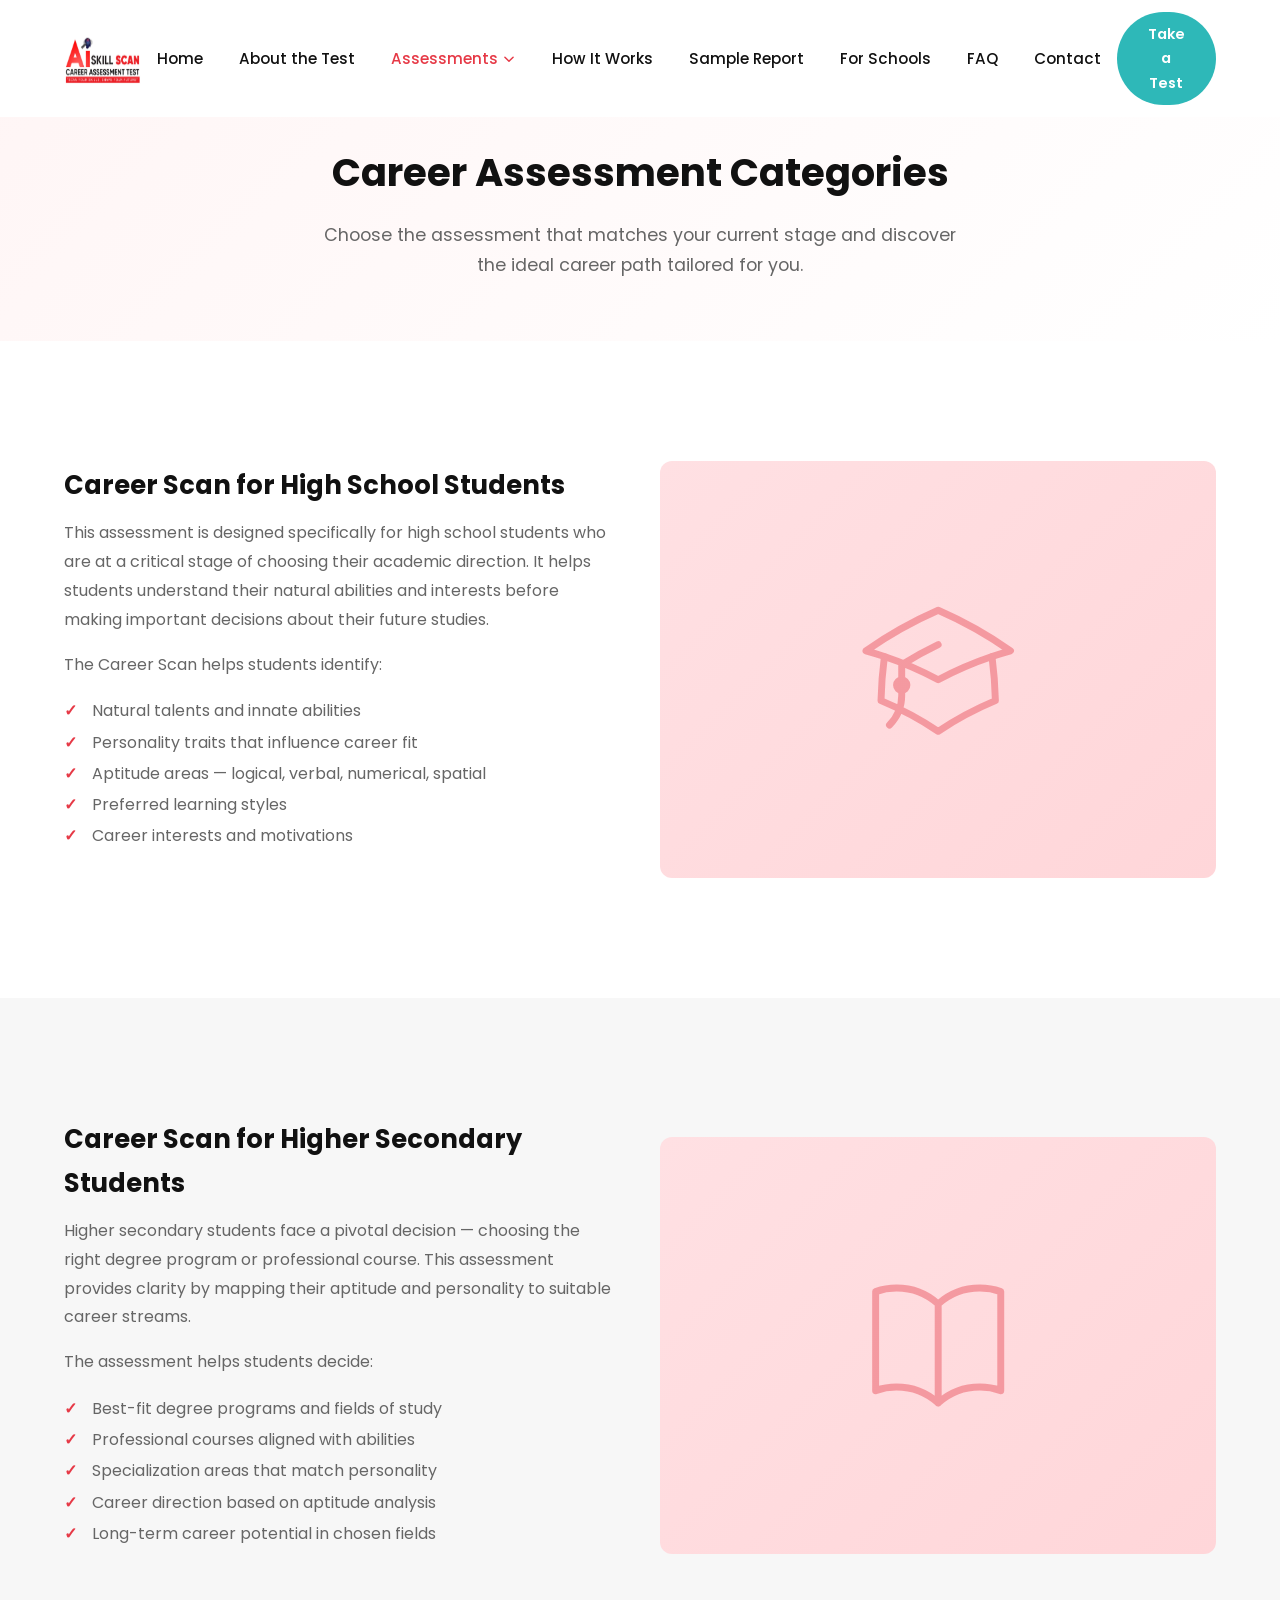
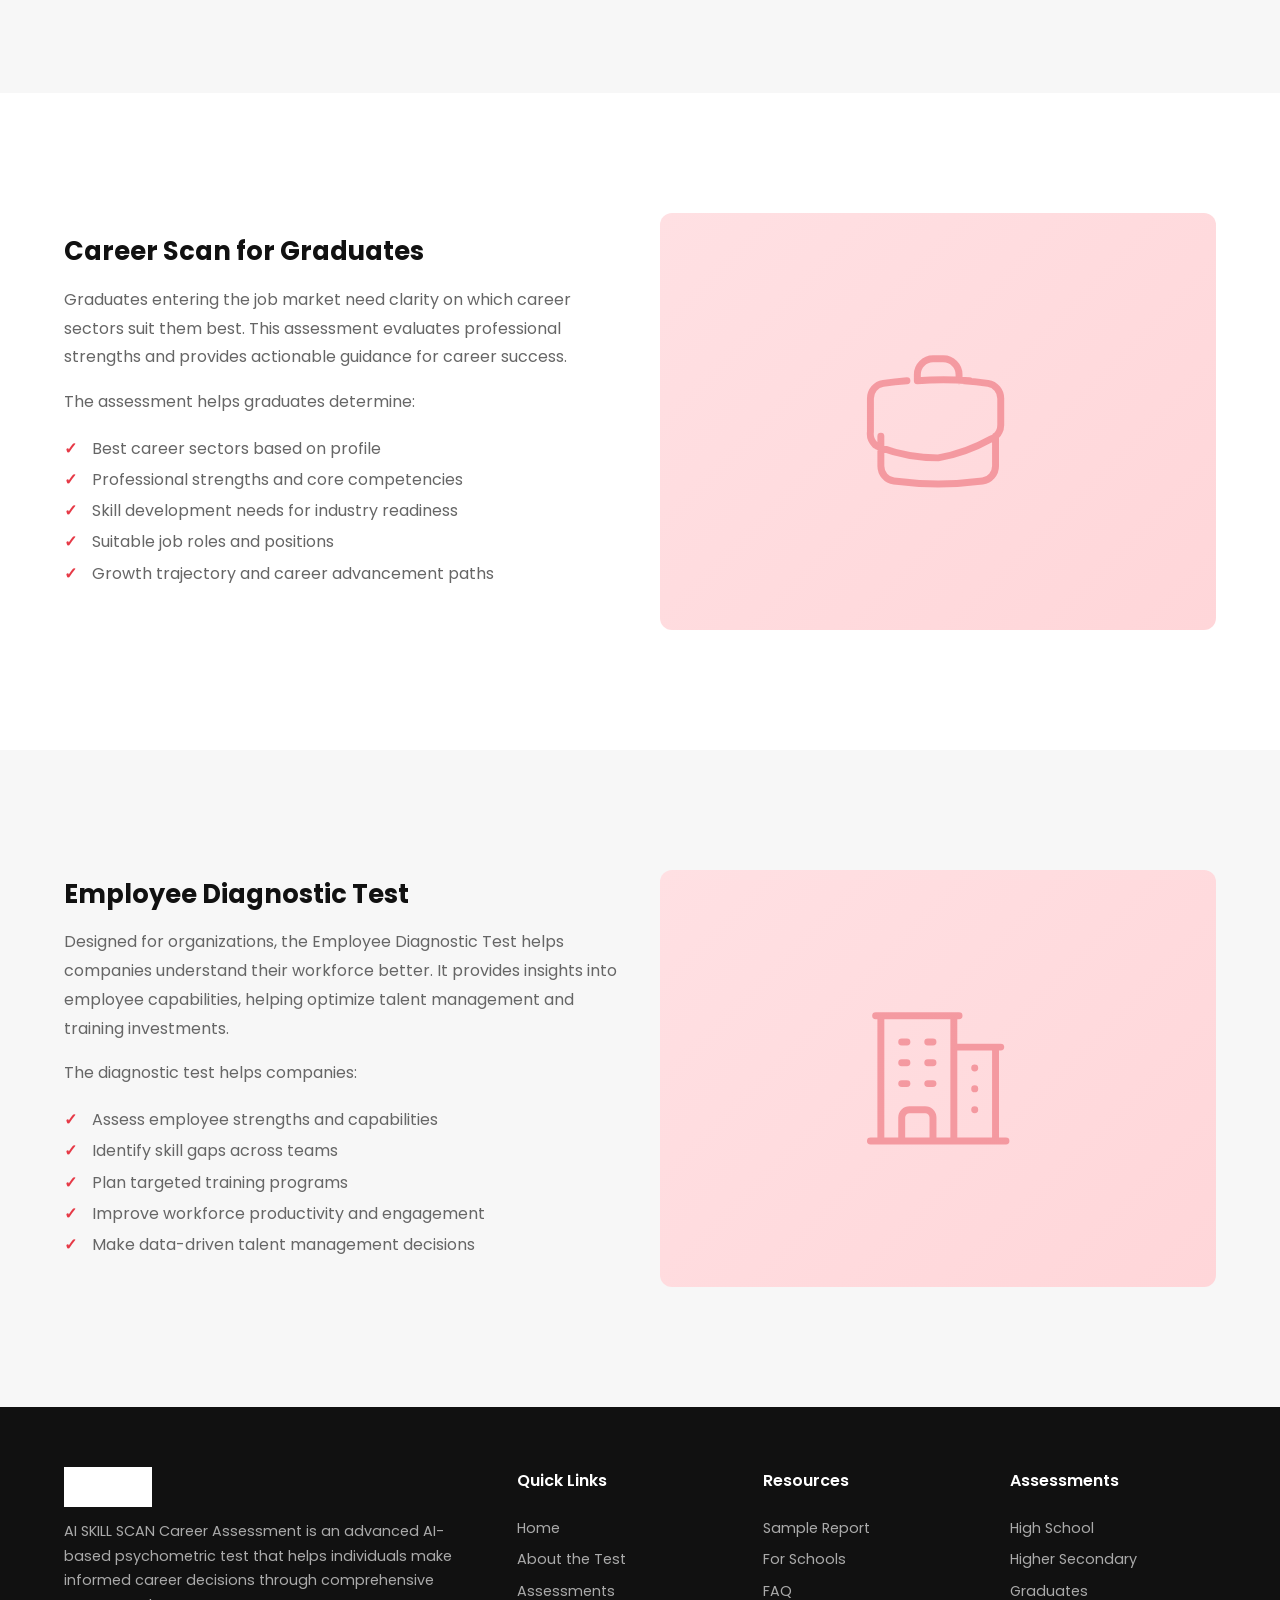
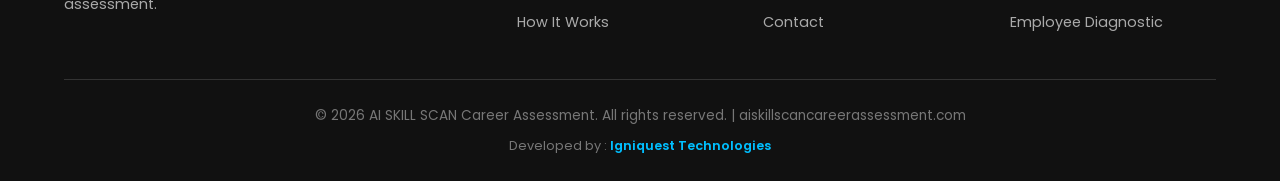
<file: ai-skill-scan-website/assessments.html>
<!DOCTYPE html>
<html lang="en">
<head>
    <meta charset="UTF-8">
    <meta name="viewport" content="width=device-width, initial-scale=1.0">
    <title>Career Assessments — AI SKILL SCAN Career Assessment</title>
    <meta name="description" content="Explore AI SKILL SCAN Career Assessment categories — Career Scan for High School, Higher Secondary, Graduates, and Employee Diagnostic Test.">
    <meta name="keywords" content="career assessment categories, high school career test, graduate career test, employee diagnostic, career scan, psychometric test">
    <link rel="stylesheet" href="styles/styles.css">
</head>
<body>

    <!-- Nav Overlay -->
    <div class="nav-overlay"></div>

    <!-- ===== HEADER ===== -->
    <header class="header">
        <div class="container header__inner">
            <a href="index.html" class="header__logo">
                <img src="assets/AiSkilScan.jpg" alt="AI Skill Scan Logo">
            </a>
            <nav class="nav" aria-label="Main navigation">
                <a href="index.html" class="nav__link">Home</a>
                <a href="about.html" class="nav__link">About the Test</a>
                <div class="nav__dropdown">
                    <a href="assessments.html" class="nav__link nav__link--active nav__dropdown-toggle">
                        Assessments
                        <svg xmlns="http://www.w3.org/2000/svg" fill="none" viewBox="0 0 24 24" stroke="currentColor" stroke-width="2.5"><path stroke-linecap="round" stroke-linejoin="round" d="M19 9l-7 7-7-7"/></svg>
                    </a>
                    <div class="nav__dropdown-menu">
                        <a href="assessments.html#high-school">Career Scan for High School Students</a>
                        <a href="assessments.html#higher-secondary">Career Scan for Higher Secondary Students</a>
                        <a href="assessments.html#graduates">Career Scan for Graduates</a>
                        <a href="assessments.html#employee">Employee Diagnostic Test</a>
                    </div>
                </div>
                <a href="how-it-works.html" class="nav__link">How It Works</a>
                <a href="sample-report.html" class="nav__link">Sample Report</a>
                <a href="schools.html" class="nav__link">For Schools</a>
                <a href="faq.html" class="nav__link">FAQ</a>
                <a href="contact.html" class="nav__link">Contact</a>
                <div class="header__cta">
                    <a href="take-test.html" class="btn btn--primary">Take a Test</a>
                </div>
            </nav>
            <div class="header__cta">
                <a href="take-test.html" class="btn btn--primary">Take a Test</a>
            </div>
            <button class="hamburger" aria-label="Toggle menu">
                <span class="hamburger__line"></span>
                <span class="hamburger__line"></span>
                <span class="hamburger__line"></span>
            </button>
        </div>
    </header>

    <main>

        <!-- ===== PAGE HERO ===== -->
        <section class="page-hero">
            <div class="container">
                <h1>Career Assessment Categories</h1>
                <p>Choose the assessment that matches your current stage and discover the ideal career path tailored for you.</p>
            </div>
        </section>

        <!-- ===== 1. HIGH SCHOOL ===== -->
        <section class="section" id="high-school">
            <div class="container">
                <div class="assessment-detail">
                    <div class="assessment-detail__content">
                        <h2>Career Scan for High School Students</h2>
                        <p>This assessment is designed specifically for high school students who are at a critical stage of choosing their academic direction. It helps students understand their natural abilities and interests before making important decisions about their future studies.</p>
                        <p>The Career Scan helps students identify:</p>
                        <ul>
                            <li>Natural talents and innate abilities</li>
                            <li>Personality traits that influence career fit</li>
                            <li>Aptitude areas — logical, verbal, numerical, spatial</li>
                            <li>Preferred learning styles</li>
                            <li>Career interests and motivations</li>
                        </ul>
                    </div>
                    <div class="assessment-detail__image">
                        <svg xmlns="http://www.w3.org/2000/svg" fill="none" viewBox="0 0 24 24" stroke="currentColor" stroke-width="1"><path stroke-linecap="round" stroke-linejoin="round" d="M4.26 10.147a60.438 60.438 0 0 0-.491 6.347A48.62 48.62 0 0 1 12 20.904a48.62 48.62 0 0 1 8.232-4.41 60.46 60.46 0 0 0-.491-6.347m-15.482 0a50.636 50.636 0 0 0-2.658-.813A59.906 59.906 0 0 1 12 3.493a59.903 59.903 0 0 1 10.399 5.84c-.896.248-1.783.52-2.658.814m-15.482 0A50.717 50.717 0 0 1 12 13.489a50.702 50.702 0 0 1 7.74-3.342M6.75 15a.75.75 0 1 0 0-1.5.75.75 0 0 0 0 1.5Zm0 0v-3.675A55.378 55.378 0 0 1 12 8.443m-7.007 11.55A5.981 5.981 0 0 0 6.75 15.75v-1.5"/></svg>
                    </div>
                </div>
            </div>
        </section>

        <!-- ===== 2. HIGHER SECONDARY ===== -->
        <section class="section section--alt" id="higher-secondary">
            <div class="container">
                <div class="assessment-detail">
                    <div class="assessment-detail__content">
                        <h2>Career Scan for Higher Secondary Students</h2>
                        <p>Higher secondary students face a pivotal decision — choosing the right degree program or professional course. This assessment provides clarity by mapping their aptitude and personality to suitable career streams.</p>
                        <p>The assessment helps students decide:</p>
                        <ul>
                            <li>Best-fit degree programs and fields of study</li>
                            <li>Professional courses aligned with abilities</li>
                            <li>Specialization areas that match personality</li>
                            <li>Career direction based on aptitude analysis</li>
                            <li>Long-term career potential in chosen fields</li>
                        </ul>
                    </div>
                    <div class="assessment-detail__image">
                        <svg xmlns="http://www.w3.org/2000/svg" fill="none" viewBox="0 0 24 24" stroke="currentColor" stroke-width="1"><path stroke-linecap="round" stroke-linejoin="round" d="M12 6.042A8.967 8.967 0 0 0 6 3.75c-1.052 0-2.062.18-3 .512v14.25A8.987 8.987 0 0 1 6 18c2.305 0 4.408.867 6 2.292m0-14.25a8.966 8.966 0 0 1 6-2.292c1.052 0 2.062.18 3 .512v14.25A8.987 8.987 0 0 0 18 18a8.967 8.967 0 0 0-6 2.292m0-14.25v14.25"/></svg>
                    </div>
                </div>
            </div>
        </section>

        <!-- ===== 3. GRADUATES ===== -->
        <section class="section" id="graduates">
            <div class="container">
                <div class="assessment-detail">
                    <div class="assessment-detail__content">
                        <h2>Career Scan for Graduates</h2>
                        <p>Graduates entering the job market need clarity on which career sectors suit them best. This assessment evaluates professional strengths and provides actionable guidance for career success.</p>
                        <p>The assessment helps graduates determine:</p>
                        <ul>
                            <li>Best career sectors based on profile</li>
                            <li>Professional strengths and core competencies</li>
                            <li>Skill development needs for industry readiness</li>
                            <li>Suitable job roles and positions</li>
                            <li>Growth trajectory and career advancement paths</li>
                        </ul>
                    </div>
                    <div class="assessment-detail__image">
                        <svg xmlns="http://www.w3.org/2000/svg" fill="none" viewBox="0 0 24 24" stroke="currentColor" stroke-width="1"><path stroke-linecap="round" stroke-linejoin="round" d="M20.25 14.15v4.25c0 1.094-.787 2.036-1.872 2.18-2.087.277-4.216.42-6.378.42s-4.291-.143-6.378-.42c-1.085-.144-1.872-1.086-1.872-2.18v-4.25m16.5 0a2.18 2.18 0 0 0 .75-1.661V8.706c0-1.081-.768-2.015-1.837-2.175a48.114 48.114 0 0 0-3.413-.387m4.5 8.006c-.194.165-.42.295-.673.38A23.978 23.978 0 0 1 12 17.25c-2.97 0-5.81-.54-8.427-1.524a2.198 2.198 0 0 1-.673-.38m0 0A2.18 2.18 0 0 1 2.25 13.489V8.706c0-1.081.768-2.015 1.837-2.175a48.111 48.111 0 0 1 3.413-.387m7.5 0V5.25A2.25 2.25 0 0 0 12.75 3h-1.5a2.25 2.25 0 0 0-2.25 2.25v.894m7.5 0a48.667 48.667 0 0 0-7.5 0"/></svg>
                    </div>
                </div>
            </div>
        </section>

        <!-- ===== 4. EMPLOYEE DIAGNOSTIC ===== -->
        <section class="section section--alt" id="employee">
            <div class="container">
                <div class="assessment-detail">
                    <div class="assessment-detail__content">
                        <h2>Employee Diagnostic Test</h2>
                        <p>Designed for organizations, the Employee Diagnostic Test helps companies understand their workforce better. It provides insights into employee capabilities, helping optimize talent management and training investments.</p>
                        <p>The diagnostic test helps companies:</p>
                        <ul>
                            <li>Assess employee strengths and capabilities</li>
                            <li>Identify skill gaps across teams</li>
                            <li>Plan targeted training programs</li>
                            <li>Improve workforce productivity and engagement</li>
                            <li>Make data-driven talent management decisions</li>
                        </ul>
                    </div>
                    <div class="assessment-detail__image">
                        <svg xmlns="http://www.w3.org/2000/svg" fill="none" viewBox="0 0 24 24" stroke="currentColor" stroke-width="1"><path stroke-linecap="round" stroke-linejoin="round" d="M2.25 21h19.5m-18-18v18m10.5-18v18m6-13.5V21M6.75 6.75h.75m-.75 3h.75m-.75 3h.75m3-6h.75m-.75 3h.75m-.75 3h.75M6.75 21v-3.375c0-.621.504-1.125 1.125-1.125h2.25c.621 0 1.125.504 1.125 1.125V21M3 3h12m-.75 4.5H21m-3.75 3h.008v.008h-.008v-.008Zm0 3h.008v.008h-.008v-.008Zm0 3h.008v.008h-.008v-.008Z"/></svg>
                    </div>
                </div>
            </div>
        </section>

    </main>

    <!-- ===== FOOTER (shared via footer.js) ===== -->
    <div id="footer-placeholder"></div>
    <script src="scripts/footer.js"></script>

    <script src="scripts/script.js"></script>
</body>
</html>
</file>
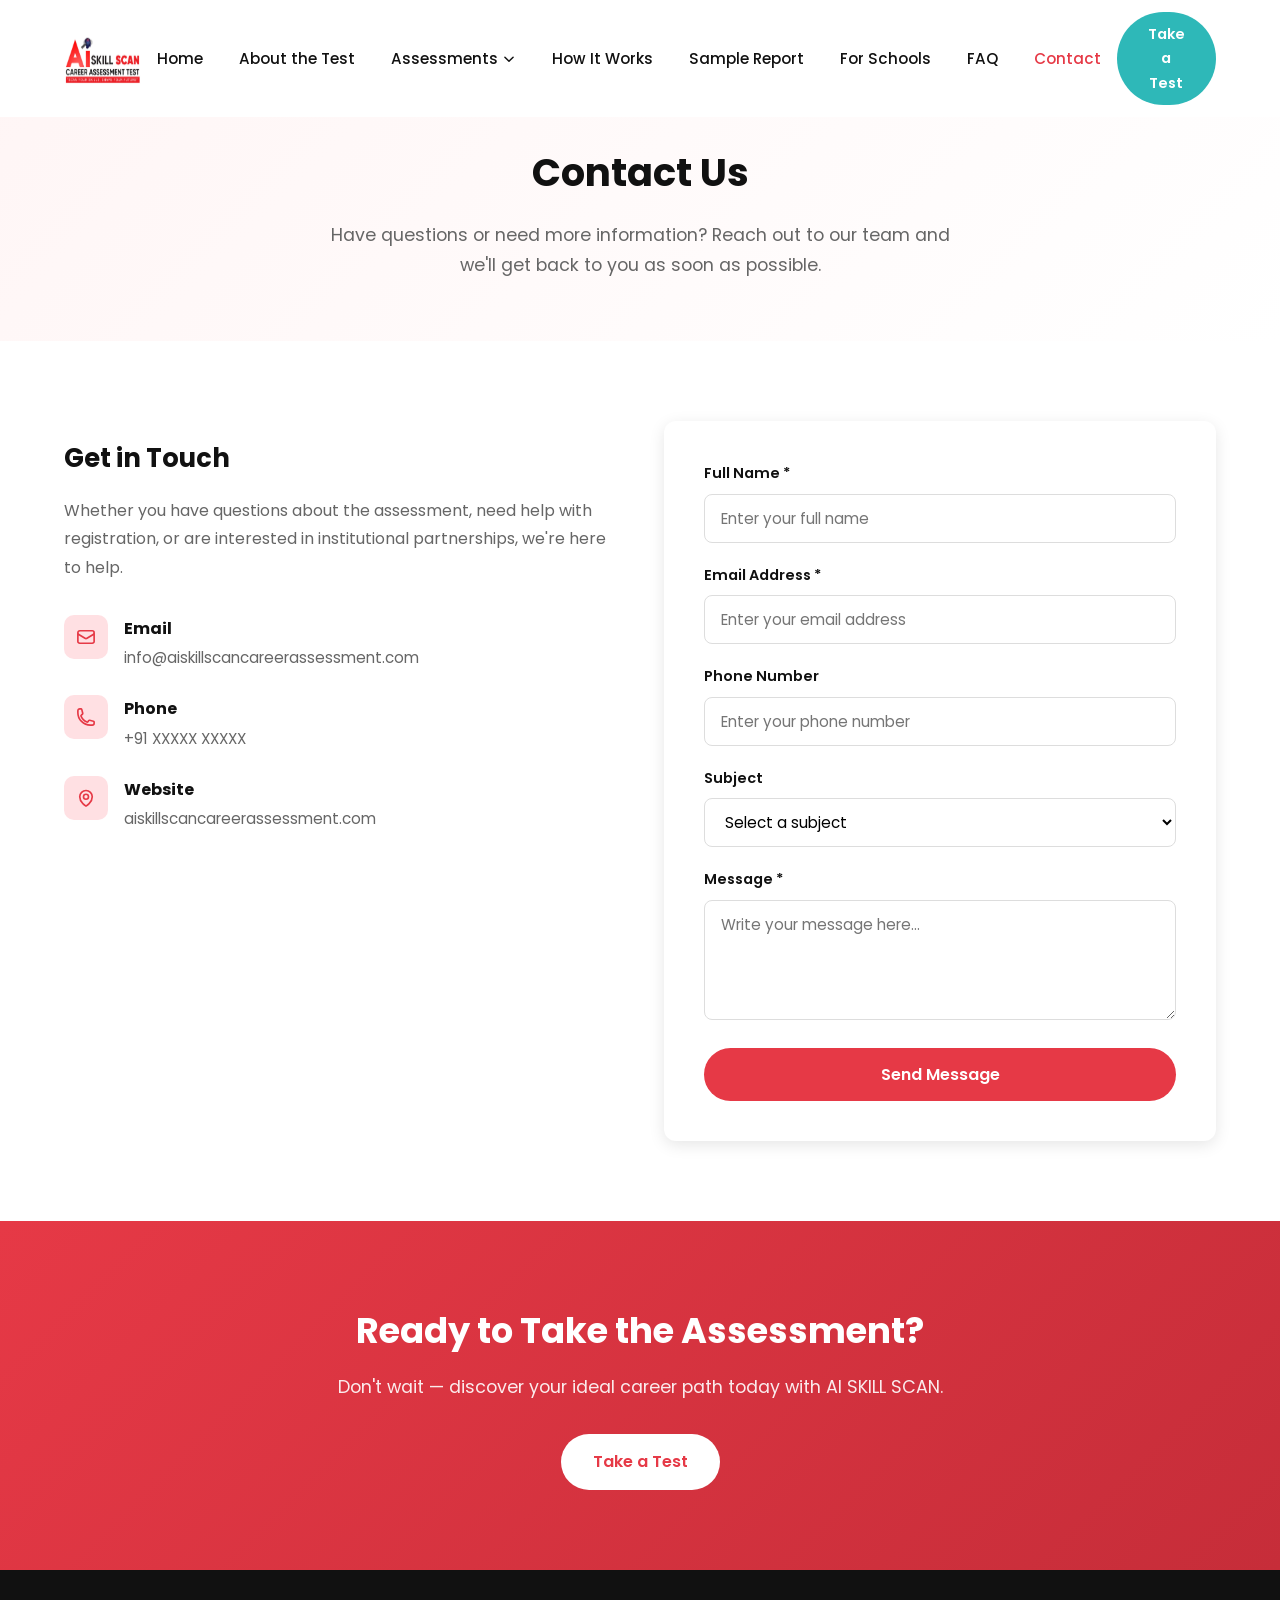
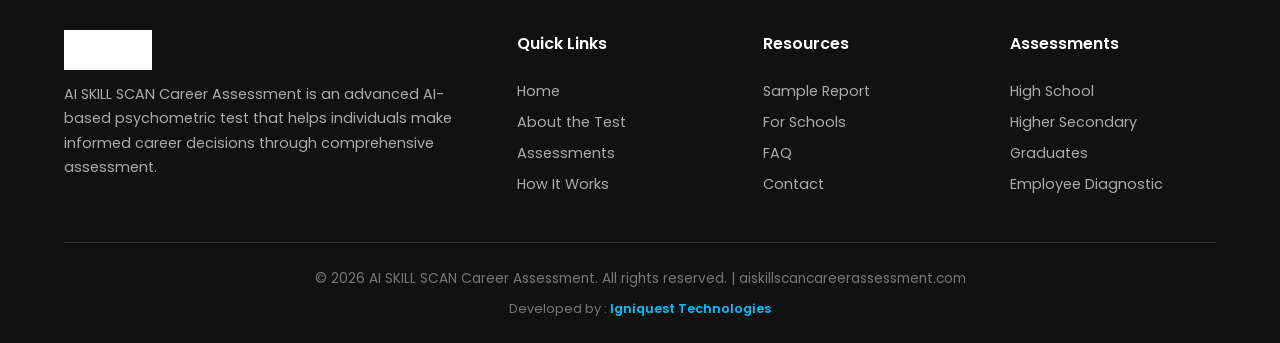
<file: ai-skill-scan-website/contact.html>
<!DOCTYPE html>
<html lang="en">
<head>
    <meta charset="UTF-8">
    <meta name="viewport" content="width=device-width, initial-scale=1.0">
    <title>Contact Us — AI SKILL SCAN Career Assessment</title>
    <meta name="description" content="Contact the AI SKILL SCAN team for questions about career assessments, institutional partnerships, or any other inquiries. We're here to help.">
    <meta name="keywords" content="contact AI skill scan, career assessment contact, career guidance help, institutional partnership inquiry, career test support">
    <link rel="stylesheet" href="styles/styles.css">
</head>
<body>

    <!-- Nav Overlay -->
    <div class="nav-overlay"></div>

    <!-- ===== HEADER ===== -->
    <header class="header">
        <div class="container header__inner">
            <a href="index.html" class="header__logo">
                <img src="assets/AiSkilScan.jpg" alt="AI Skill Scan Logo">
            </a>
            <nav class="nav" aria-label="Main navigation">
                <a href="index.html" class="nav__link">Home</a>
                <a href="about.html" class="nav__link">About the Test</a>
                <div class="nav__dropdown">
                    <a href="assessments.html" class="nav__link nav__dropdown-toggle">
                        Assessments
                        <svg xmlns="http://www.w3.org/2000/svg" fill="none" viewBox="0 0 24 24" stroke="currentColor" stroke-width="2.5"><path stroke-linecap="round" stroke-linejoin="round" d="M19 9l-7 7-7-7"/></svg>
                    </a>
                    <div class="nav__dropdown-menu">
                        <a href="assessments.html#high-school">Career Scan for High School Students</a>
                        <a href="assessments.html#higher-secondary">Career Scan for Higher Secondary Students</a>
                        <a href="assessments.html#graduates">Career Scan for Graduates</a>
                        <a href="assessments.html#employee">Employee Diagnostic Test</a>
                    </div>
                </div>
                <a href="how-it-works.html" class="nav__link">How It Works</a>
                <a href="sample-report.html" class="nav__link">Sample Report</a>
                <a href="schools.html" class="nav__link">For Schools</a>
                <a href="faq.html" class="nav__link">FAQ</a>
                <a href="contact.html" class="nav__link nav__link--active">Contact</a>
                <div class="header__cta">
                    <a href="take-test.html" class="btn btn--primary">Take a Test</a>
                </div>
            </nav>
            <div class="header__cta">
                <a href="take-test.html" class="btn btn--primary">Take a Test</a>
            </div>
            <button class="hamburger" aria-label="Toggle menu">
                <span class="hamburger__line"></span>
                <span class="hamburger__line"></span>
                <span class="hamburger__line"></span>
            </button>
        </div>
    </header>

    <main>

        <!-- ===== PAGE HERO ===== -->
        <section class="page-hero">
            <div class="container">
                <h1>Contact Us</h1>
                <p>Have questions or need more information? Reach out to our team and we'll get back to you as soon as possible.</p>
            </div>
        </section>

        <!-- ===== CONTACT SECTION ===== -->
        <section class="section">
            <div class="container">
                <div class="contact-grid">

                    <!-- Contact Info -->
                    <div class="contact-info">
                        <h2>Get in Touch</h2>
                        <p>Whether you have questions about the assessment, need help with registration, or are interested in institutional partnerships, we're here to help.</p>

                        <div class="contact-info__item">
                            <div class="contact-info__icon">
                                <svg xmlns="http://www.w3.org/2000/svg" fill="none" viewBox="0 0 24 24" stroke="currentColor" stroke-width="2"><path stroke-linecap="round" stroke-linejoin="round" d="M21.75 6.75v10.5a2.25 2.25 0 0 1-2.25 2.25h-15a2.25 2.25 0 0 1-2.25-2.25V6.75m19.5 0A2.25 2.25 0 0 0 19.5 4.5h-15a2.25 2.25 0 0 0-2.25 2.25m19.5 0v.243a2.25 2.25 0 0 1-1.07 1.916l-7.5 4.615a2.25 2.25 0 0 1-2.36 0L3.32 8.91a2.25 2.25 0 0 1-1.07-1.916V6.75"/></svg>
                            </div>
                            <div class="contact-info__text">
                                <strong>Email</strong>
                                <span>info@aiskillscancareerassessment.com</span>
                            </div>
                        </div>

                        <div class="contact-info__item">
                            <div class="contact-info__icon">
                                <svg xmlns="http://www.w3.org/2000/svg" fill="none" viewBox="0 0 24 24" stroke="currentColor" stroke-width="2"><path stroke-linecap="round" stroke-linejoin="round" d="M2.25 6.75c0 8.284 6.716 15 15 15h2.25a2.25 2.25 0 0 0 2.25-2.25v-1.372c0-.516-.351-.966-.852-1.091l-4.423-1.106c-.44-.11-.902.055-1.173.417l-.97 1.293c-.282.376-.769.542-1.21.38a12.035 12.035 0 0 1-7.143-7.143c-.162-.441.004-.928.38-1.21l1.293-.97c.363-.271.527-.734.417-1.173L6.963 3.102a1.125 1.125 0 0 0-1.091-.852H4.5A2.25 2.25 0 0 0 2.25 4.5v2.25Z"/></svg>
                            </div>
                            <div class="contact-info__text">
                                <strong>Phone</strong>
                                <span>+91 XXXXX XXXXX</span>
                            </div>
                        </div>

                        <div class="contact-info__item">
                            <div class="contact-info__icon">
                                <svg xmlns="http://www.w3.org/2000/svg" fill="none" viewBox="0 0 24 24" stroke="currentColor" stroke-width="2"><path stroke-linecap="round" stroke-linejoin="round" d="M15 10.5a3 3 0 1 1-6 0 3 3 0 0 1 6 0Z"/><path stroke-linecap="round" stroke-linejoin="round" d="M19.5 10.5c0 7.142-7.5 11.25-7.5 11.25S4.5 17.642 4.5 10.5a7.5 7.5 0 1 1 15 0Z"/></svg>
                            </div>
                            <div class="contact-info__text">
                                <strong>Website</strong>
                                <span>aiskillscancareerassessment.com</span>
                            </div>
                        </div>
                    </div>

                    <!-- Contact Form -->
                    <div class="contact-form">
                        <form id="contactForm" novalidate>
                            <div class="form-success">
                                Your message has been sent successfully! We'll get back to you soon.
                            </div>

                            <div class="form-group">
                                <label for="name">Full Name *</label>
                                <input type="text" id="name" name="name" placeholder="Enter your full name">
                                <p class="error-msg"></p>
                            </div>

                            <div class="form-group">
                                <label for="email">Email Address *</label>
                                <input type="email" id="email" name="email" placeholder="Enter your email address">
                                <p class="error-msg"></p>
                            </div>

                            <div class="form-group">
                                <label for="phone">Phone Number</label>
                                <input type="tel" id="phone" name="phone" placeholder="Enter your phone number">
                                <p class="error-msg"></p>
                            </div>

                            <div class="form-group">
                                <label for="subject">Subject</label>
                                <select id="subject" name="subject">
                                    <option value="">Select a subject</option>
                                    <option value="general">General Inquiry</option>
                                    <option value="assessment">Assessment Information</option>
                                    <option value="partnership">Institutional Partnership</option>
                                    <option value="technical">Technical Support</option>
                                    <option value="other">Other</option>
                                </select>
                            </div>

                            <div class="form-group">
                                <label for="message">Message *</label>
                                <textarea id="message" name="message" placeholder="Write your message here..."></textarea>
                                <p class="error-msg"></p>
                            </div>

                            <button type="submit" class="btn btn--primary" style="width:100%;">Send Message</button>
                        </form>
                    </div>

                </div>
            </div>
        </section>

        <!-- ===== CTA ===== -->
        <section class="cta-section">
            <div class="container">
                <h2>Ready to Take the Assessment?</h2>
                <p>Don't wait — discover your ideal career path today with AI SKILL SCAN.</p>
                <a href="take-test.html" class="btn btn--white">Take a Test</a>
            </div>
        </section>

    </main>

    <!-- ===== FOOTER (shared via footer.js) ===== -->
    <div id="footer-placeholder"></div>
    <script src="scripts/footer.js"></script>

    <script src="scripts/script.js"></script>
</body>
</html>
</file>
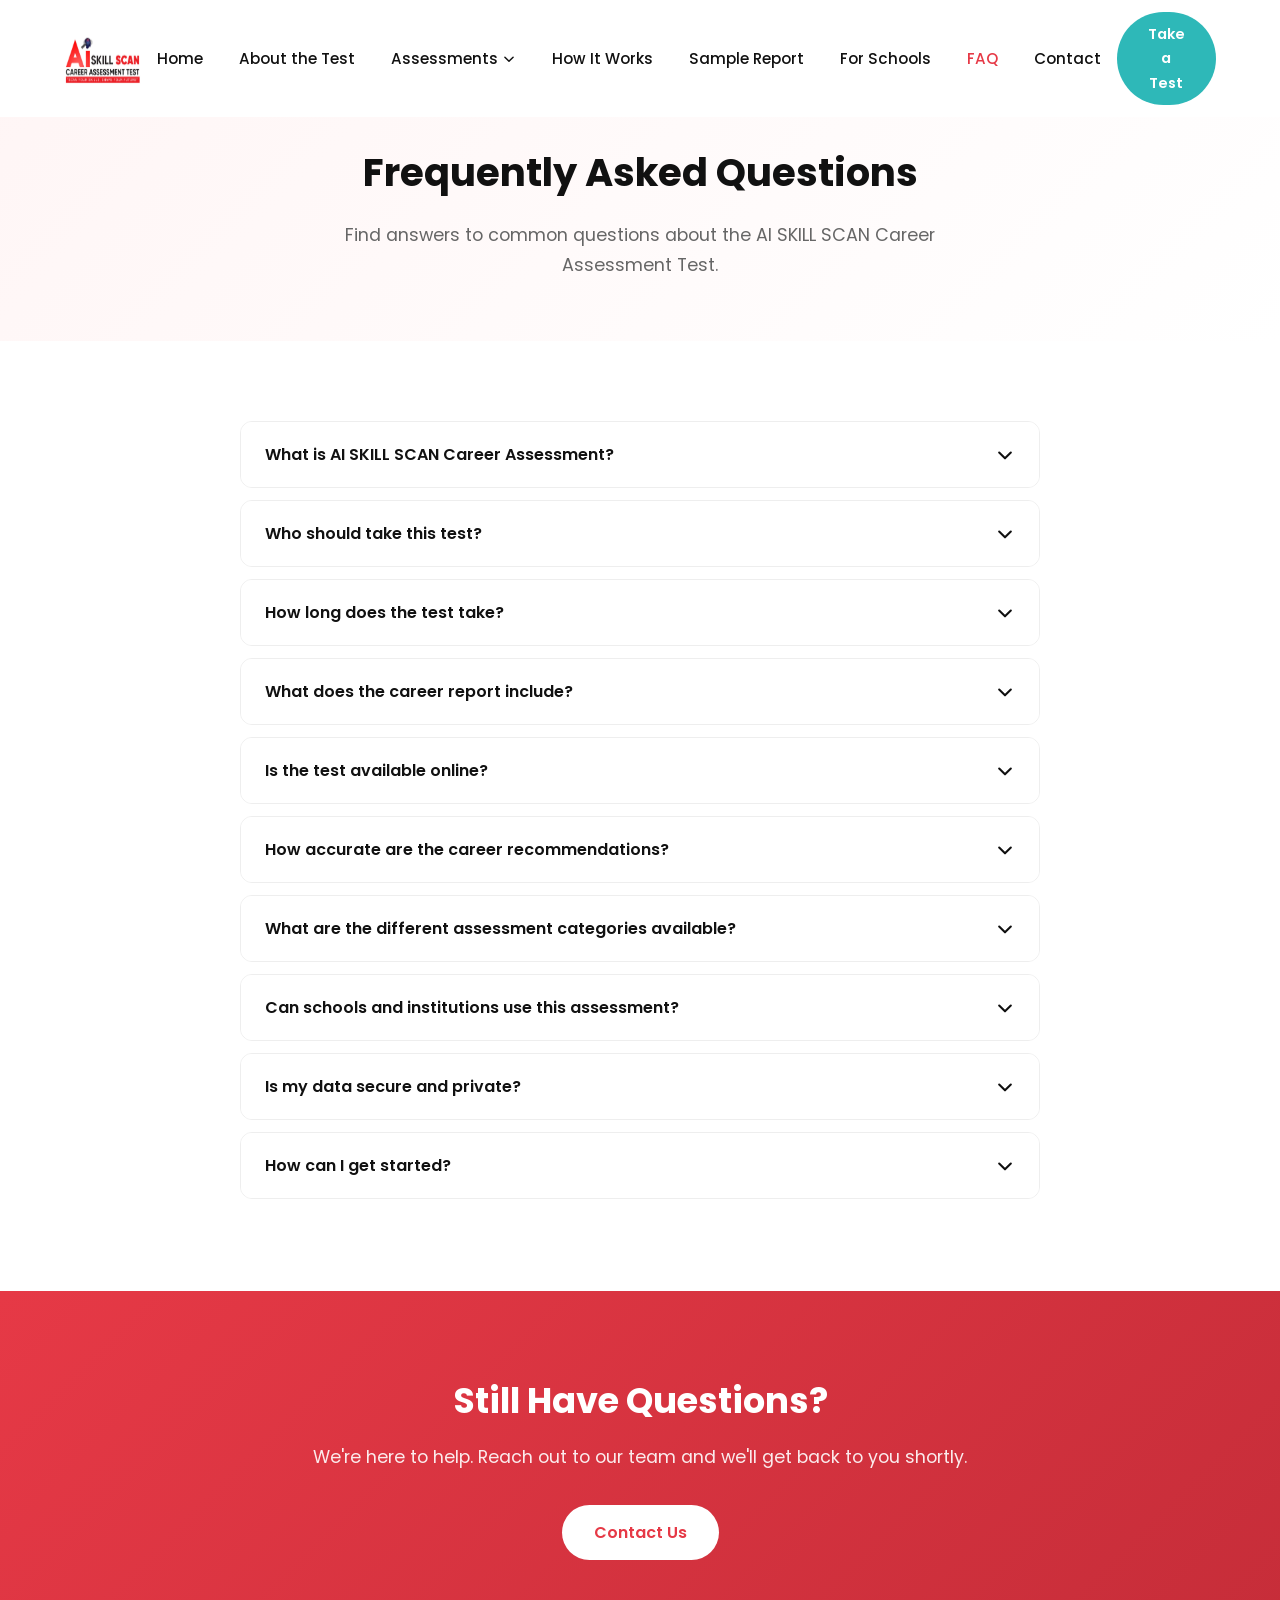
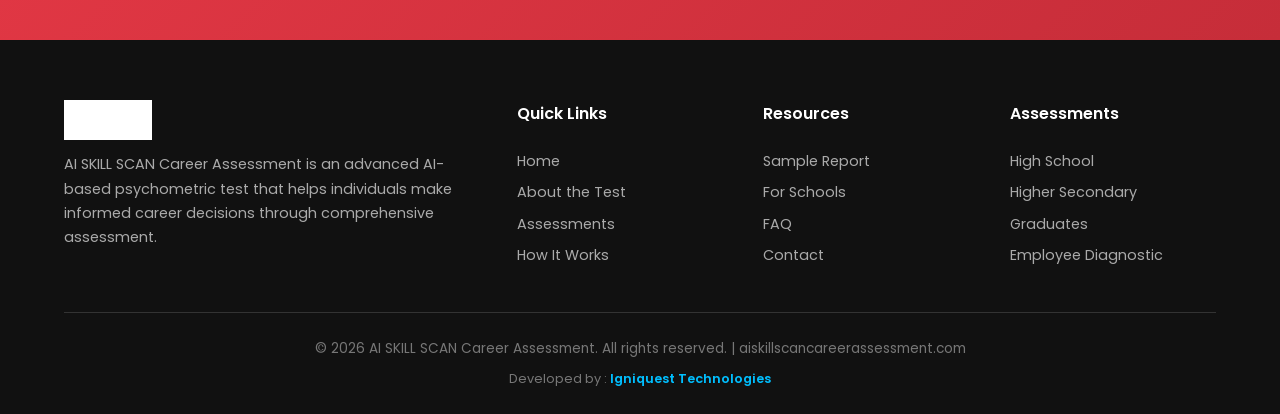
<file: ai-skill-scan-website/faq.html>
<!DOCTYPE html>
<html lang="en">
<head>
    <meta charset="UTF-8">
    <meta name="viewport" content="width=device-width, initial-scale=1.0">
    <title>FAQ — AI SKILL SCAN Career Assessment</title>
    <meta name="description" content="Frequently asked questions about the AI SKILL SCAN Career Assessment Test. Learn about the test process, pricing, report details, and more.">
    <meta name="keywords" content="career assessment FAQ, AI skill scan questions, psychometric test FAQ, career test help, career guidance questions">
    <link rel="stylesheet" href="styles/styles.css">
</head>
<body>

    <!-- Nav Overlay -->
    <div class="nav-overlay"></div>

    <!-- ===== HEADER ===== -->
    <header class="header">
        <div class="container header__inner">
            <a href="index.html" class="header__logo">
                <img src="assets/AiSkilScan.jpg" alt="AI Skill Scan Logo">
            </a>
            <nav class="nav" aria-label="Main navigation">
                <a href="index.html" class="nav__link">Home</a>
                <a href="about.html" class="nav__link">About the Test</a>
                <div class="nav__dropdown">
                    <a href="assessments.html" class="nav__link nav__dropdown-toggle">
                        Assessments
                        <svg xmlns="http://www.w3.org/2000/svg" fill="none" viewBox="0 0 24 24" stroke="currentColor" stroke-width="2.5"><path stroke-linecap="round" stroke-linejoin="round" d="M19 9l-7 7-7-7"/></svg>
                    </a>
                    <div class="nav__dropdown-menu">
                        <a href="assessments.html#high-school">Career Scan for High School Students</a>
                        <a href="assessments.html#higher-secondary">Career Scan for Higher Secondary Students</a>
                        <a href="assessments.html#graduates">Career Scan for Graduates</a>
                        <a href="assessments.html#employee">Employee Diagnostic Test</a>
                    </div>
                </div>
                <a href="how-it-works.html" class="nav__link">How It Works</a>
                <a href="sample-report.html" class="nav__link">Sample Report</a>
                <a href="schools.html" class="nav__link">For Schools</a>
                <a href="faq.html" class="nav__link nav__link--active">FAQ</a>
                <a href="contact.html" class="nav__link">Contact</a>
                <div class="header__cta">
                    <a href="take-test.html" class="btn btn--primary">Take a Test</a>
                </div>
            </nav>
            <div class="header__cta">
                <a href="take-test.html" class="btn btn--primary">Take a Test</a>
            </div>
            <button class="hamburger" aria-label="Toggle menu">
                <span class="hamburger__line"></span>
                <span class="hamburger__line"></span>
                <span class="hamburger__line"></span>
            </button>
        </div>
    </header>

    <main>

        <!-- ===== PAGE HERO ===== -->
        <section class="page-hero">
            <div class="container">
                <h1>Frequently Asked Questions</h1>
                <p>Find answers to common questions about the AI SKILL SCAN Career Assessment Test.</p>
            </div>
        </section>

        <!-- ===== FAQ SECTION ===== -->
        <section class="section">
            <div class="container">
                <div class="faq-list">

                    <!-- FAQ 1 -->
                    <div class="faq-item">
                        <button class="faq-item__question">
                            What is AI SKILL SCAN Career Assessment?
                            <svg xmlns="http://www.w3.org/2000/svg" fill="none" viewBox="0 0 24 24" stroke="currentColor" stroke-width="2.5"><path stroke-linecap="round" stroke-linejoin="round" d="M19 9l-7 7-7-7"/></svg>
                        </button>
                        <div class="faq-item__answer">
                            <p>AI SKILL SCAN is an advanced AI-powered psychometric career assessment system that evaluates your aptitude, personality traits, skills, strengths, weaknesses, and career interests. It generates a detailed career assessment report with personalized recommendations to help you make informed career decisions.</p>
                        </div>
                    </div>

                    <!-- FAQ 2 -->
                    <div class="faq-item">
                        <button class="faq-item__question">
                            Who should take this test?
                            <svg xmlns="http://www.w3.org/2000/svg" fill="none" viewBox="0 0 24 24" stroke="currentColor" stroke-width="2.5"><path stroke-linecap="round" stroke-linejoin="round" d="M19 9l-7 7-7-7"/></svg>
                        </button>
                        <div class="faq-item__answer">
                            <p>The test is designed for anyone looking to make informed career decisions. This includes high school students, higher secondary students, college students, graduates, job seekers, working professionals, and organizations looking to assess employee capabilities.</p>
                        </div>
                    </div>

                    <!-- FAQ 3 -->
                    <div class="faq-item">
                        <button class="faq-item__question">
                            How long does the test take?
                            <svg xmlns="http://www.w3.org/2000/svg" fill="none" viewBox="0 0 24 24" stroke="currentColor" stroke-width="2.5"><path stroke-linecap="round" stroke-linejoin="round" d="M19 9l-7 7-7-7"/></svg>
                        </button>
                        <div class="faq-item__answer">
                            <p>The test typically takes about 45 to 60 minutes to complete. The exact duration depends on the assessment category you choose. You can take the test at your own pace from any device with an internet connection.</p>
                        </div>
                    </div>

                    <!-- FAQ 4 -->
                    <div class="faq-item">
                        <button class="faq-item__question">
                            What does the career report include?
                            <svg xmlns="http://www.w3.org/2000/svg" fill="none" viewBox="0 0 24 24" stroke="currentColor" stroke-width="2.5"><path stroke-linecap="round" stroke-linejoin="round" d="M19 9l-7 7-7-7"/></svg>
                        </button>
                        <div class="faq-item__answer">
                            <p>Your career report includes a comprehensive analysis covering: aptitude analysis across multiple dimensions, personality profile, skill strengths and areas of improvement, career recommendations tailored to your profile, and development suggestions including courses and certifications.</p>
                        </div>
                    </div>

                    <!-- FAQ 5 -->
                    <div class="faq-item">
                        <button class="faq-item__question">
                            Is the test available online?
                            <svg xmlns="http://www.w3.org/2000/svg" fill="none" viewBox="0 0 24 24" stroke="currentColor" stroke-width="2.5"><path stroke-linecap="round" stroke-linejoin="round" d="M19 9l-7 7-7-7"/></svg>
                        </button>
                        <div class="faq-item__answer">
                            <p>Yes, the test is 100% online. You can take it from any device — desktop, laptop, tablet, or smartphone — with an internet connection. No need to visit a testing center or download any software.</p>
                        </div>
                    </div>

                    <!-- FAQ 6 -->
                    <div class="faq-item">
                        <button class="faq-item__question">
                            How accurate are the career recommendations?
                            <svg xmlns="http://www.w3.org/2000/svg" fill="none" viewBox="0 0 24 24" stroke="currentColor" stroke-width="2.5"><path stroke-linecap="round" stroke-linejoin="round" d="M19 9l-7 7-7-7"/></svg>
                        </button>
                        <div class="faq-item__answer">
                            <p>Our recommendations are based on scientifically validated psychometric frameworks combined with advanced AI analysis. The AI processes your responses across multiple dimensions to generate highly accurate, personalized career suggestions backed by data-driven insights.</p>
                        </div>
                    </div>

                    <!-- FAQ 7 -->
                    <div class="faq-item">
                        <button class="faq-item__question">
                            What are the different assessment categories available?
                            <svg xmlns="http://www.w3.org/2000/svg" fill="none" viewBox="0 0 24 24" stroke="currentColor" stroke-width="2.5"><path stroke-linecap="round" stroke-linejoin="round" d="M19 9l-7 7-7-7"/></svg>
                        </button>
                        <div class="faq-item__answer">
                            <p>We offer four assessment categories: Career Scan for High School Students, Career Scan for Higher Secondary Students, Career Scan for Graduates, and Employee Diagnostic Test for organizations. Each category is tailored to the specific needs and decision points of the target group.</p>
                        </div>
                    </div>

                    <!-- FAQ 8 -->
                    <div class="faq-item">
                        <button class="faq-item__question">
                            Can schools and institutions use this assessment?
                            <svg xmlns="http://www.w3.org/2000/svg" fill="none" viewBox="0 0 24 24" stroke="currentColor" stroke-width="2.5"><path stroke-linecap="round" stroke-linejoin="round" d="M19 9l-7 7-7-7"/></svg>
                        </button>
                        <div class="faq-item__answer">
                            <p>Absolutely! We offer special institutional partnerships with bulk assessment pricing, dedicated account management, institutional dashboards, and counselor training. Schools, colleges, career counselors, and HR departments can all benefit from our platform. Visit our <a href="schools.html" style="color:#e63946; font-weight:600;">For Schools</a> page or <a href="contact.html" style="color:#e63946; font-weight:600;">contact us</a> for more information.</p>
                        </div>
                    </div>

                    <!-- FAQ 9 -->
                    <div class="faq-item">
                        <button class="faq-item__question">
                            Is my data secure and private?
                            <svg xmlns="http://www.w3.org/2000/svg" fill="none" viewBox="0 0 24 24" stroke="currentColor" stroke-width="2.5"><path stroke-linecap="round" stroke-linejoin="round" d="M19 9l-7 7-7-7"/></svg>
                        </button>
                        <div class="faq-item__answer">
                            <p>Yes, we take data security and privacy very seriously. All your data is encrypted and stored securely. We do not share your personal information or assessment results with any third parties. Your privacy is our top priority.</p>
                        </div>
                    </div>

                    <!-- FAQ 10 -->
                    <div class="faq-item">
                        <button class="faq-item__question">
                            How can I get started?
                            <svg xmlns="http://www.w3.org/2000/svg" fill="none" viewBox="0 0 24 24" stroke="currentColor" stroke-width="2.5"><path stroke-linecap="round" stroke-linejoin="round" d="M19 9l-7 7-7-7"/></svg>
                        </button>
                        <div class="faq-item__answer">
                            <p>Getting started is easy! Simply visit the <a href="assessments.html" style="color:#e63946; font-weight:600;">Assessments</a> page, choose your assessment category, register or log in, and start the test. You'll receive your career report once the AI completes its analysis of your responses.</p>
                        </div>
                    </div>

                </div>
            </div>
        </section>

        <!-- ===== STILL HAVE QUESTIONS ===== -->
        <section class="cta-section">
            <div class="container">
                <h2>Still Have Questions?</h2>
                <p>We're here to help. Reach out to our team and we'll get back to you shortly.</p>
                <a href="contact.html" class="btn btn--white">Contact Us</a>
            </div>
        </section>

    </main>

    <!-- ===== FOOTER (shared via footer.js) ===== -->
    <div id="footer-placeholder"></div>
    <script src="scripts/footer.js"></script>

    <script src="scripts/script.js"></script>
</body>
</html>
</file>
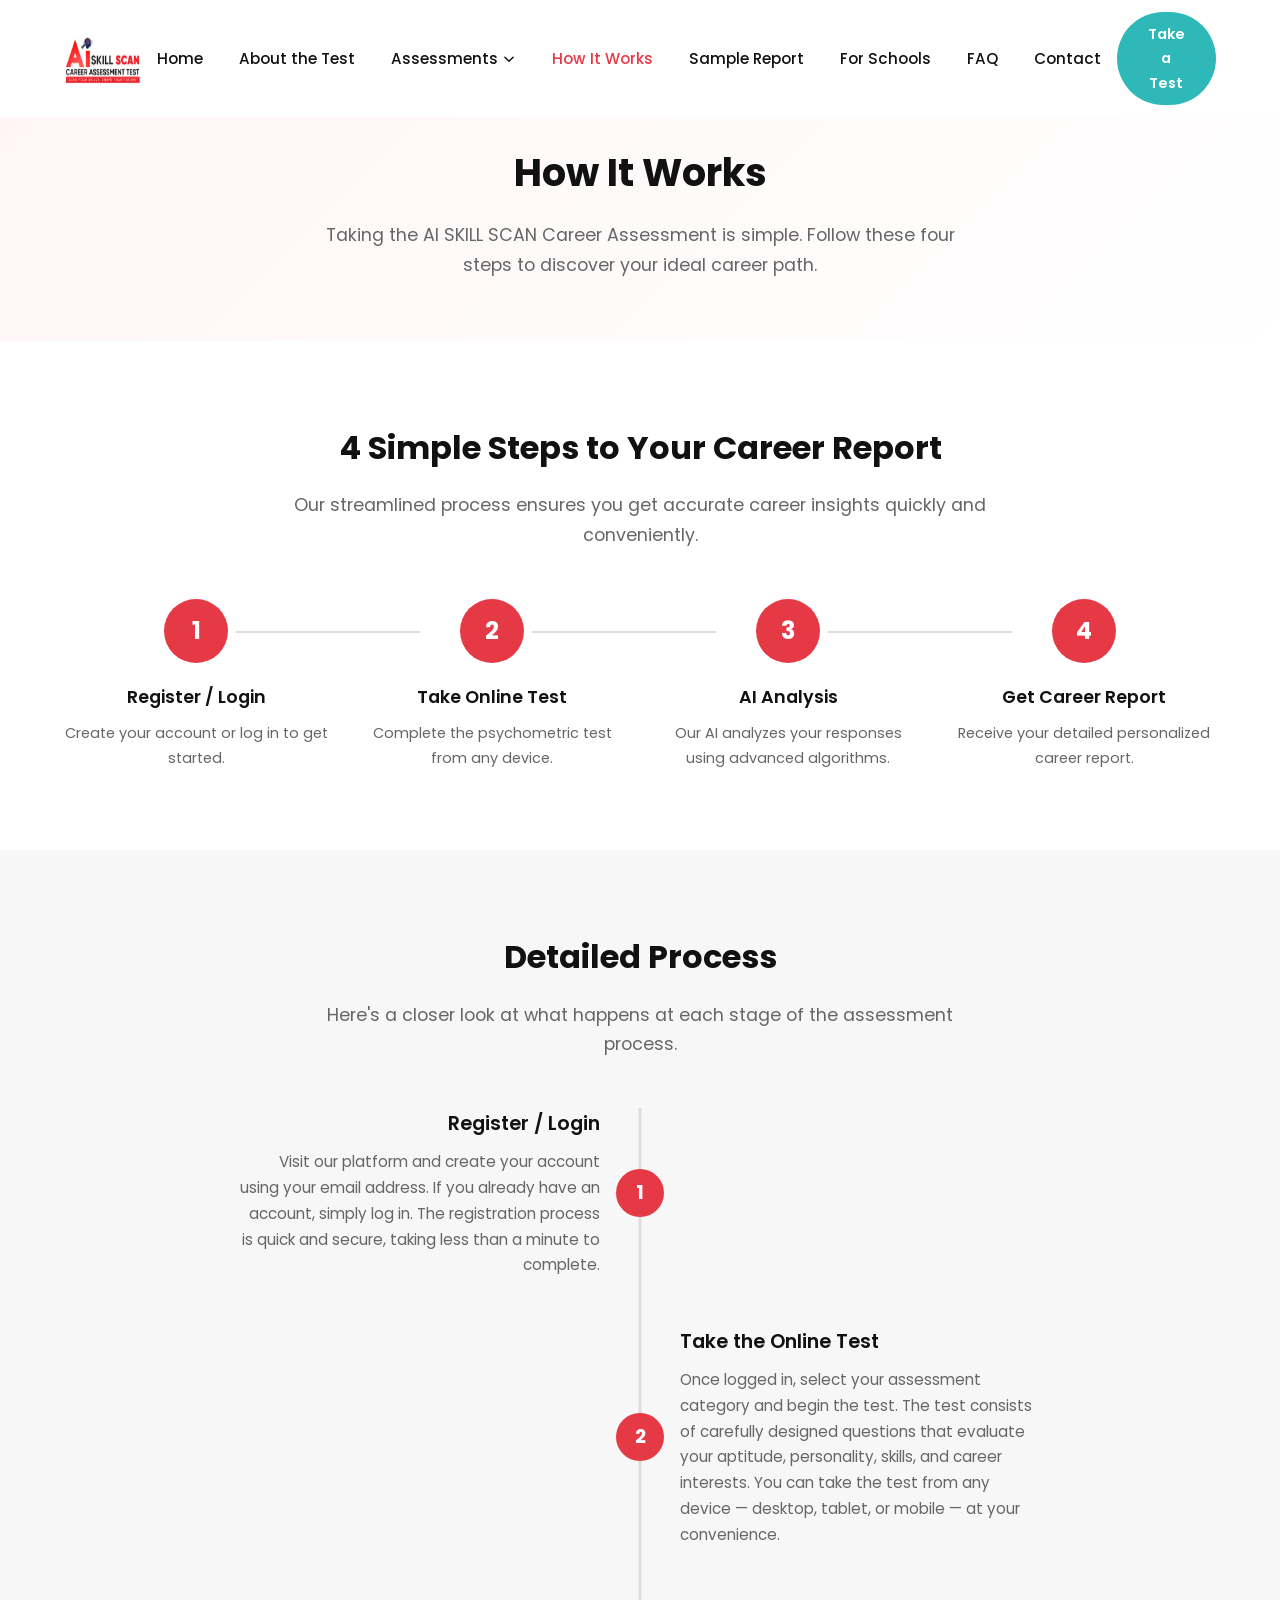
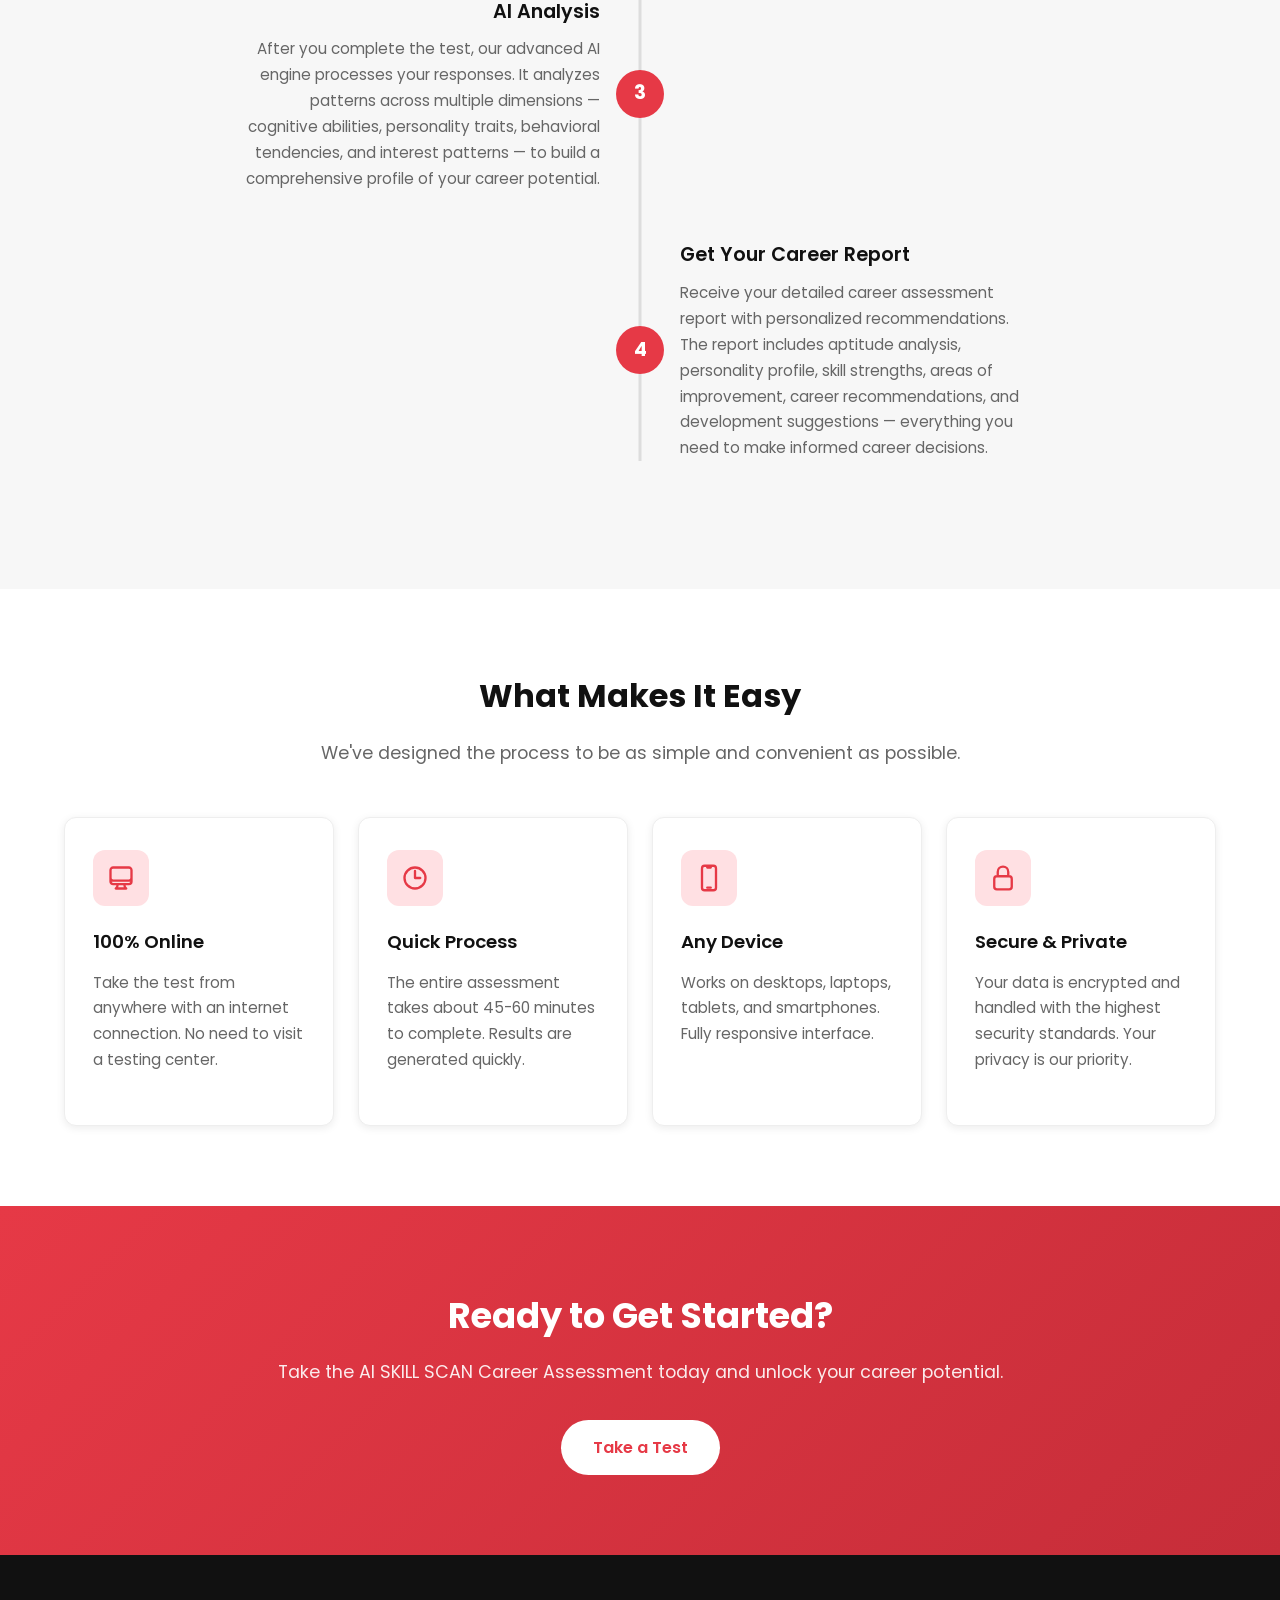
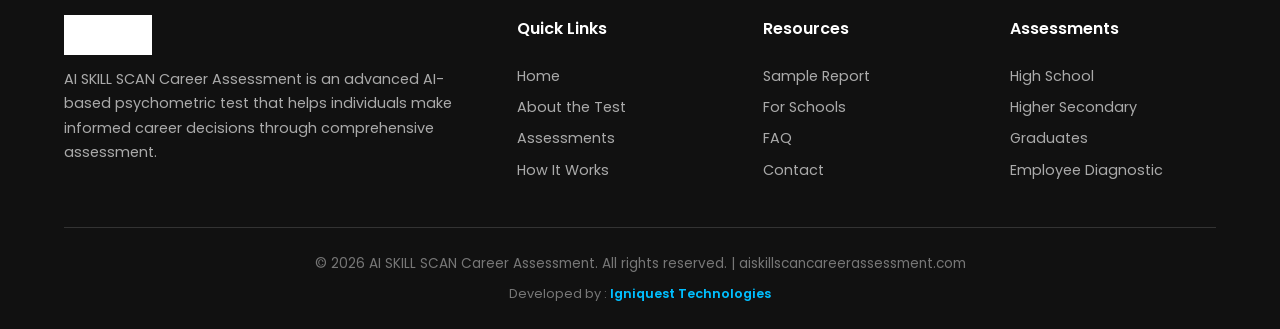
<file: ai-skill-scan-website/how-it-works.html>
<!DOCTYPE html>
<html lang="en">
<head>
    <meta charset="UTF-8">
    <meta name="viewport" content="width=device-width, initial-scale=1.0">
    <title>How It Works — AI SKILL SCAN Career Assessment</title>
    <meta name="description" content="Learn how the AI SKILL SCAN Career Assessment works — from registration to receiving your personalized career report in 4 simple steps.">
    <meta name="keywords" content="how career assessment works, AI skill scan process, career test steps, online psychometric test process">
    <link rel="stylesheet" href="styles/styles.css">
</head>
<body>

    <!-- Nav Overlay -->
    <div class="nav-overlay"></div>

    <!-- ===== HEADER ===== -->
    <header class="header">
        <div class="container header__inner">
            <a href="index.html" class="header__logo">
                <img src="assets/AiSkilScan.jpg" alt="AI Skill Scan Logo">
            </a>
            <nav class="nav" aria-label="Main navigation">
                <a href="index.html" class="nav__link">Home</a>
                <a href="about.html" class="nav__link">About the Test</a>
                <div class="nav__dropdown">
                    <a href="assessments.html" class="nav__link nav__dropdown-toggle">
                        Assessments
                        <svg xmlns="http://www.w3.org/2000/svg" fill="none" viewBox="0 0 24 24" stroke="currentColor" stroke-width="2.5"><path stroke-linecap="round" stroke-linejoin="round" d="M19 9l-7 7-7-7"/></svg>
                    </a>
                    <div class="nav__dropdown-menu">
                        <a href="assessments.html#high-school">Career Scan for High School Students</a>
                        <a href="assessments.html#higher-secondary">Career Scan for Higher Secondary Students</a>
                        <a href="assessments.html#graduates">Career Scan for Graduates</a>
                        <a href="assessments.html#employee">Employee Diagnostic Test</a>
                    </div>
                </div>
                <a href="how-it-works.html" class="nav__link nav__link--active">How It Works</a>
                <a href="sample-report.html" class="nav__link">Sample Report</a>
                <a href="schools.html" class="nav__link">For Schools</a>
                <a href="faq.html" class="nav__link">FAQ</a>
                <a href="contact.html" class="nav__link">Contact</a>
                <div class="header__cta">
                    <a href="take-test.html" class="btn btn--primary">Take a Test</a>
                </div>
            </nav>
            <div class="header__cta">
                <a href="take-test.html" class="btn btn--primary">Take a Test</a>
            </div>
            <button class="hamburger" aria-label="Toggle menu">
                <span class="hamburger__line"></span>
                <span class="hamburger__line"></span>
                <span class="hamburger__line"></span>
            </button>
        </div>
    </header>

    <main>

        <!-- ===== PAGE HERO ===== -->
        <section class="page-hero">
            <div class="container">
                <h1>How It Works</h1>
                <p>Taking the AI SKILL SCAN Career Assessment is simple. Follow these four steps to discover your ideal career path.</p>
            </div>
        </section>

        <!-- ===== STEPS OVERVIEW ===== -->
        <section class="section">
            <div class="container">
                <h2 class="section-title">4 Simple Steps to Your Career Report</h2>
                <p class="section-subtitle">Our streamlined process ensures you get accurate career insights quickly and conveniently.</p>

                <div class="steps">
                    <div class="step">
                        <div class="step__number">1</div>
                        <h3 class="step__title">Register / Login</h3>
                        <p class="step__text">Create your account or log in to get started.</p>
                    </div>
                    <div class="step">
                        <div class="step__number">2</div>
                        <h3 class="step__title">Take Online Test</h3>
                        <p class="step__text">Complete the psychometric test from any device.</p>
                    </div>
                    <div class="step">
                        <div class="step__number">3</div>
                        <h3 class="step__title">AI Analysis</h3>
                        <p class="step__text">Our AI analyzes your responses using advanced algorithms.</p>
                    </div>
                    <div class="step">
                        <div class="step__number">4</div>
                        <h3 class="step__title">Get Career Report</h3>
                        <p class="step__text">Receive your detailed personalized career report.</p>
                    </div>
                </div>
            </div>
        </section>

        <!-- ===== TIMELINE DETAIL ===== -->
        <section class="section section--alt">
            <div class="container">
                <h2 class="section-title">Detailed Process</h2>
                <p class="section-subtitle">Here's a closer look at what happens at each stage of the assessment process.</p>

                <div class="timeline">
                    <div class="timeline__item">
                        <div class="timeline__marker">1</div>
                        <div class="timeline__content">
                            <h3>Register / Login</h3>
                            <p>Visit our platform and create your account using your email address. If you already have an account, simply log in. The registration process is quick and secure, taking less than a minute to complete.</p>
                        </div>
                    </div>
                    <div class="timeline__item">
                        <div class="timeline__marker">2</div>
                        <div class="timeline__content">
                            <h3>Take the Online Test</h3>
                            <p>Once logged in, select your assessment category and begin the test. The test consists of carefully designed questions that evaluate your aptitude, personality, skills, and career interests. You can take the test from any device — desktop, tablet, or mobile — at your convenience.</p>
                        </div>
                    </div>
                    <div class="timeline__item">
                        <div class="timeline__marker">3</div>
                        <div class="timeline__content">
                            <h3>AI Analysis</h3>
                            <p>After you complete the test, our advanced AI engine processes your responses. It analyzes patterns across multiple dimensions — cognitive abilities, personality traits, behavioral tendencies, and interest patterns — to build a comprehensive profile of your career potential.</p>
                        </div>
                    </div>
                    <div class="timeline__item">
                        <div class="timeline__marker">4</div>
                        <div class="timeline__content">
                            <h3>Get Your Career Report</h3>
                            <p>Receive your detailed career assessment report with personalized recommendations. The report includes aptitude analysis, personality profile, skill strengths, areas of improvement, career recommendations, and development suggestions — everything you need to make informed career decisions.</p>
                        </div>
                    </div>
                </div>
            </div>
        </section>

        <!-- ===== WHAT MAKES IT EASY ===== -->
        <section class="section">
            <div class="container">
                <h2 class="section-title">What Makes It Easy</h2>
                <p class="section-subtitle">We've designed the process to be as simple and convenient as possible.</p>

                <div class="cards-grid" style="grid-template-columns: repeat(auto-fit, minmax(240px, 1fr));">
                    <div class="card">
                        <div class="card__icon">
                            <svg xmlns="http://www.w3.org/2000/svg" fill="none" viewBox="0 0 24 24" stroke="currentColor" stroke-width="2"><path stroke-linecap="round" stroke-linejoin="round" d="M9 17.25v1.007a3 3 0 0 1-.879 2.122L7.5 21h9l-.621-.621A3 3 0 0 1 15 18.257V17.25m6-12V15a2.25 2.25 0 0 1-2.25 2.25H5.25A2.25 2.25 0 0 1 3 15V5.25m18 0A2.25 2.25 0 0 0 18.75 3H5.25A2.25 2.25 0 0 0 3 5.25m18 0V12a2.25 2.25 0 0 1-2.25 2.25H5.25A2.25 2.25 0 0 1 3 12V5.25"/></svg>
                        </div>
                        <h3 class="card__title">100% Online</h3>
                        <p class="card__text">Take the test from anywhere with an internet connection. No need to visit a testing center.</p>
                    </div>
                    <div class="card">
                        <div class="card__icon">
                            <svg xmlns="http://www.w3.org/2000/svg" fill="none" viewBox="0 0 24 24" stroke="currentColor" stroke-width="2"><path stroke-linecap="round" stroke-linejoin="round" d="M12 6v6h4.5m4.5 0a9 9 0 1 1-18 0 9 9 0 0 1 18 0Z"/></svg>
                        </div>
                        <h3 class="card__title">Quick Process</h3>
                        <p class="card__text">The entire assessment takes about 45-60 minutes to complete. Results are generated quickly.</p>
                    </div>
                    <div class="card">
                        <div class="card__icon">
                            <svg xmlns="http://www.w3.org/2000/svg" fill="none" viewBox="0 0 24 24" stroke="currentColor" stroke-width="2"><path stroke-linecap="round" stroke-linejoin="round" d="M10.5 1.5H8.25A2.25 2.25 0 0 0 6 3.75v16.5a2.25 2.25 0 0 0 2.25 2.25h7.5A2.25 2.25 0 0 0 18 20.25V3.75a2.25 2.25 0 0 0-2.25-2.25H13.5m-3 0V3h3V1.5m-3 0h3m-3 18.75h3"/></svg>
                        </div>
                        <h3 class="card__title">Any Device</h3>
                        <p class="card__text">Works on desktops, laptops, tablets, and smartphones. Fully responsive interface.</p>
                    </div>
                    <div class="card">
                        <div class="card__icon">
                            <svg xmlns="http://www.w3.org/2000/svg" fill="none" viewBox="0 0 24 24" stroke="currentColor" stroke-width="2"><path stroke-linecap="round" stroke-linejoin="round" d="M16.5 10.5V6.75a4.5 4.5 0 1 0-9 0v3.75m-.75 11.25h10.5a2.25 2.25 0 0 0 2.25-2.25v-6.75a2.25 2.25 0 0 0-2.25-2.25H6.75a2.25 2.25 0 0 0-2.25 2.25v6.75a2.25 2.25 0 0 0 2.25 2.25Z"/></svg>
                        </div>
                        <h3 class="card__title">Secure &amp; Private</h3>
                        <p class="card__text">Your data is encrypted and handled with the highest security standards. Your privacy is our priority.</p>
                    </div>
                </div>
            </div>
        </section>

        <!-- ===== CTA ===== -->
        <section class="cta-section">
            <div class="container">
                <h2>Ready to Get Started?</h2>
                <p>Take the AI SKILL SCAN Career Assessment today and unlock your career potential.</p>
                <a href="take-test.html" class="btn btn--white">Take a Test</a>
            </div>
        </section>

    </main>

    <!-- ===== FOOTER (shared via footer.js) ===== -->
    <div id="footer-placeholder"></div>
    <script src="scripts/footer.js"></script>

    <script src="scripts/script.js"></script>
</body>
</html>
</file>
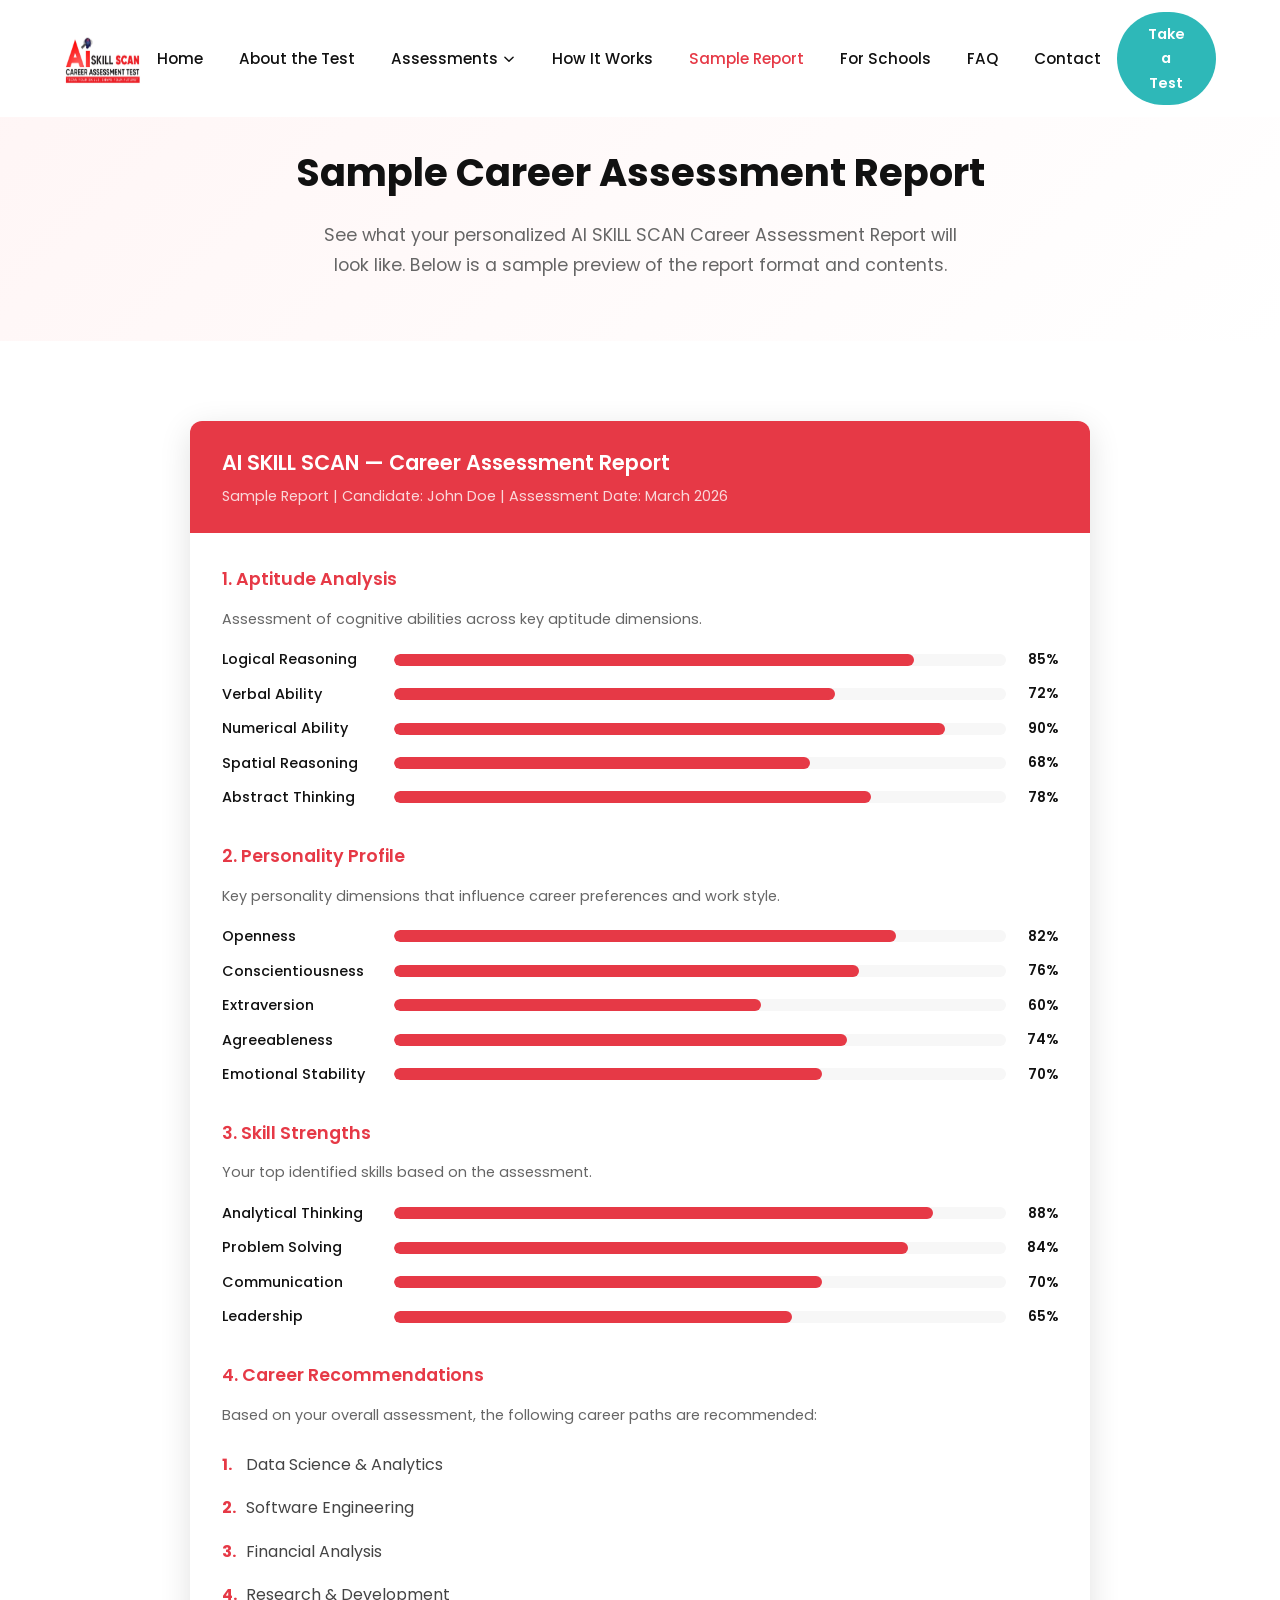
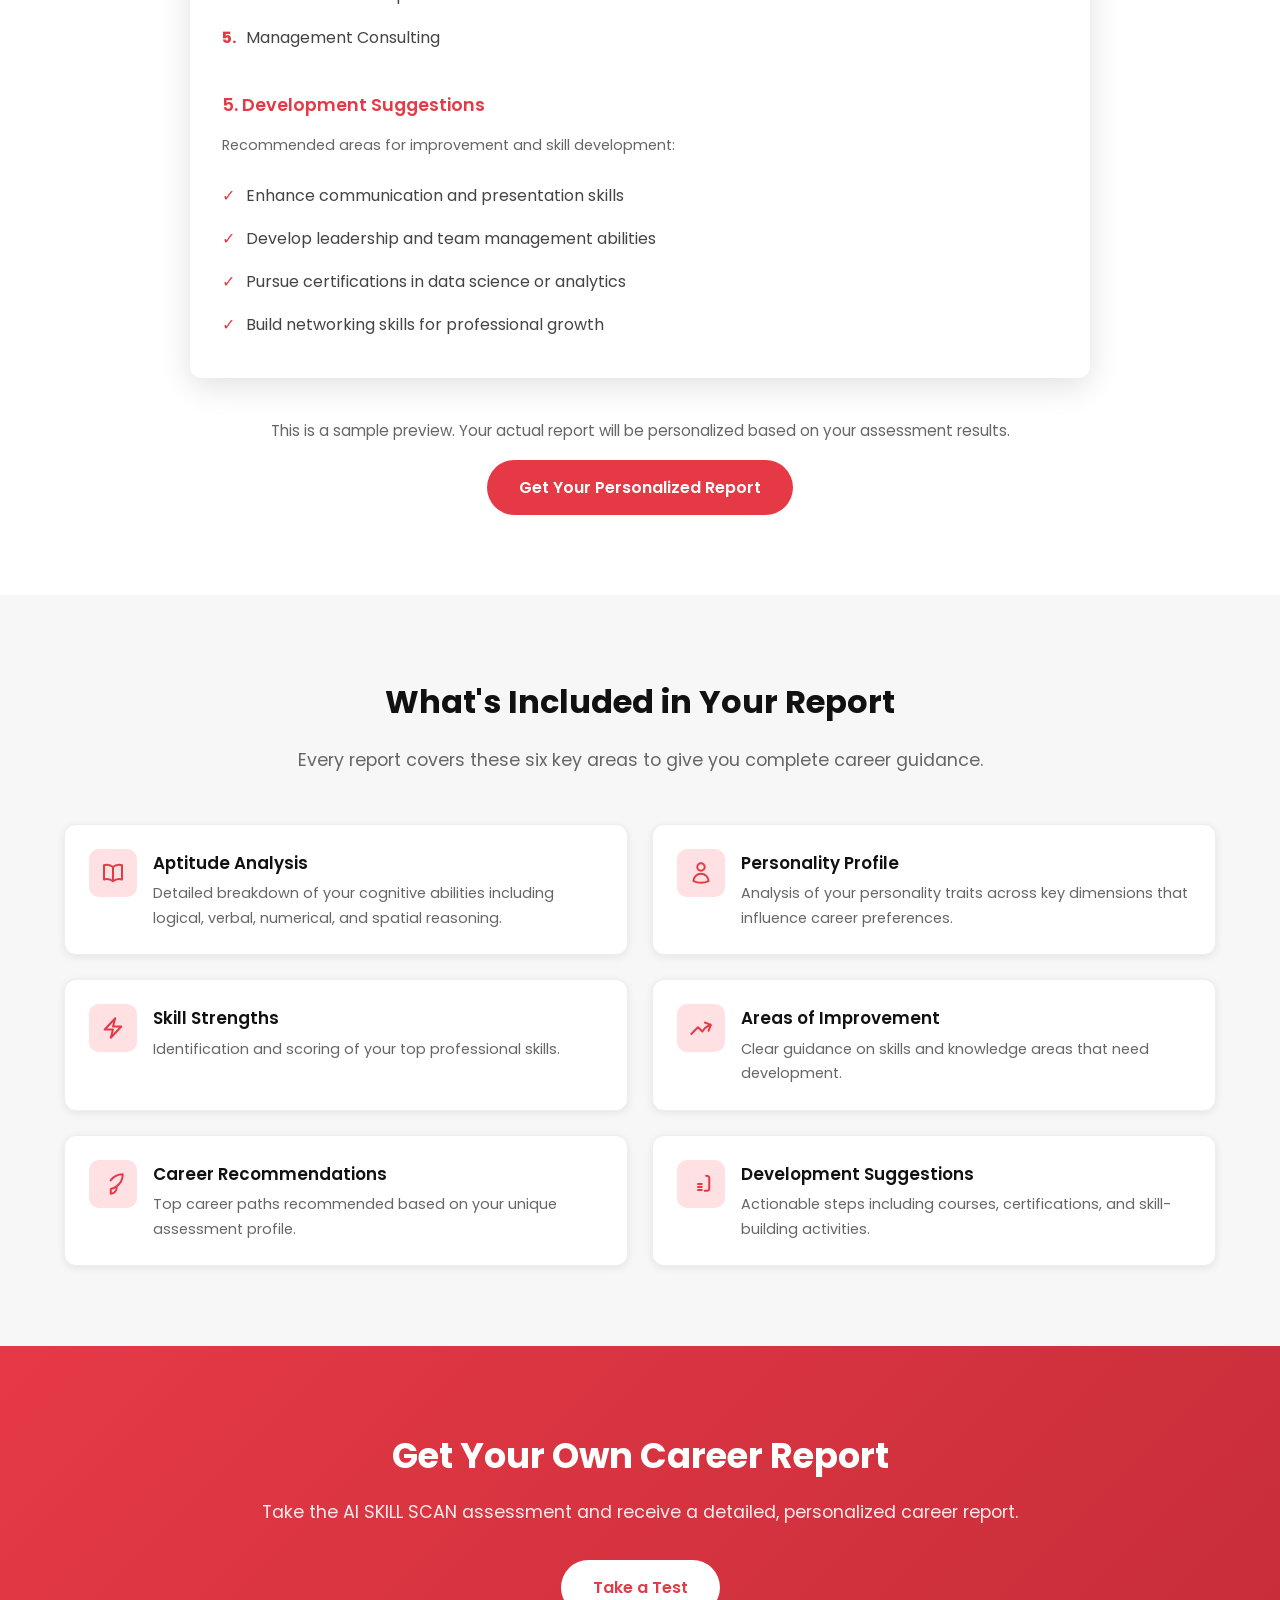
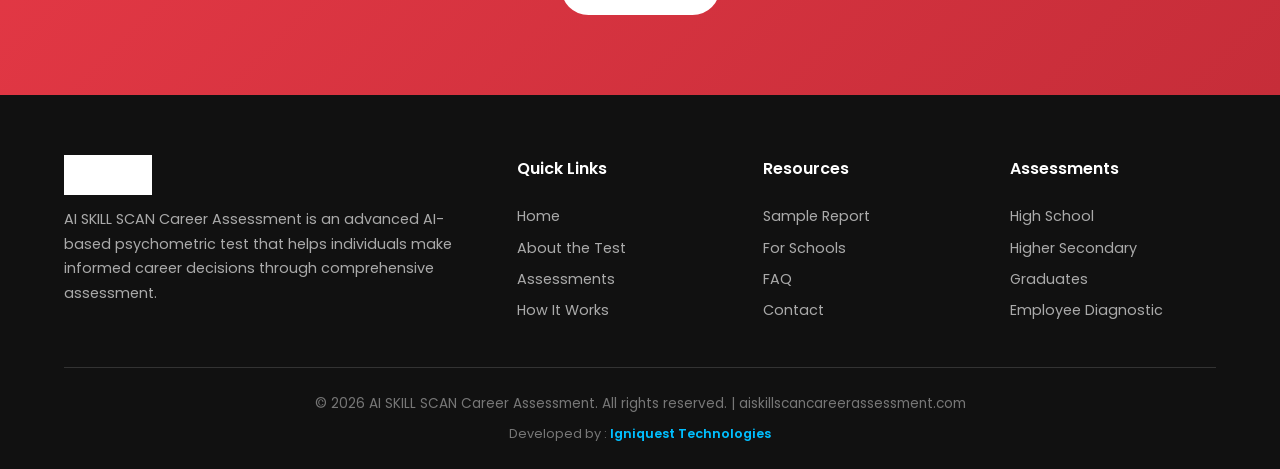
<file: ai-skill-scan-website/sample-report.html>
<!DOCTYPE html>
<html lang="en">
<head>
    <meta charset="UTF-8">
    <meta name="viewport" content="width=device-width, initial-scale=1.0">
    <title>Sample Report — AI SKILL SCAN Career Assessment</title>
    <meta name="description" content="See a sample career assessment report from AI SKILL SCAN. Understand what your personalized report will include — aptitude, personality, skills, and career recommendations.">
    <meta name="keywords" content="sample career report, career assessment report, AI skill scan report, psychometric test results, career recommendations">
    <link rel="stylesheet" href="styles/styles.css">
</head>
<body>

    <!-- Nav Overlay -->
    <div class="nav-overlay"></div>

    <!-- ===== HEADER ===== -->
    <header class="header">
        <div class="container header__inner">
            <a href="index.html" class="header__logo">
                <img src="assets/AiSkilScan.jpg" alt="AI Skill Scan Logo">
            </a>
            <nav class="nav" aria-label="Main navigation">
                <a href="index.html" class="nav__link">Home</a>
                <a href="about.html" class="nav__link">About the Test</a>
                <div class="nav__dropdown">
                    <a href="assessments.html" class="nav__link nav__dropdown-toggle">
                        Assessments
                        <svg xmlns="http://www.w3.org/2000/svg" fill="none" viewBox="0 0 24 24" stroke="currentColor" stroke-width="2.5"><path stroke-linecap="round" stroke-linejoin="round" d="M19 9l-7 7-7-7"/></svg>
                    </a>
                    <div class="nav__dropdown-menu">
                        <a href="assessments.html#high-school">Career Scan for High School Students</a>
                        <a href="assessments.html#higher-secondary">Career Scan for Higher Secondary Students</a>
                        <a href="assessments.html#graduates">Career Scan for Graduates</a>
                        <a href="assessments.html#employee">Employee Diagnostic Test</a>
                    </div>
                </div>
                <a href="how-it-works.html" class="nav__link">How It Works</a>
                <a href="sample-report.html" class="nav__link nav__link--active">Sample Report</a>
                <a href="schools.html" class="nav__link">For Schools</a>
                <a href="faq.html" class="nav__link">FAQ</a>
                <a href="contact.html" class="nav__link">Contact</a>
                <div class="header__cta">
                    <a href="take-test.html" class="btn btn--primary">Take a Test</a>
                </div>
            </nav>
            <div class="header__cta">
                <a href="take-test.html" class="btn btn--primary">Take a Test</a>
            </div>
            <button class="hamburger" aria-label="Toggle menu">
                <span class="hamburger__line"></span>
                <span class="hamburger__line"></span>
                <span class="hamburger__line"></span>
            </button>
        </div>
    </header>

    <main>

        <!-- ===== PAGE HERO ===== -->
        <section class="page-hero">
            <div class="container">
                <h1>Sample Career Assessment Report</h1>
                <p>See what your personalized AI SKILL SCAN Career Assessment Report will look like. Below is a sample preview of the report format and contents.</p>
            </div>
        </section>

        <!-- ===== REPORT PREVIEW ===== -->
        <section class="section">
            <div class="container">
                <div class="report-preview">
                    <div class="report-preview__header">
                        <h3>AI SKILL SCAN — Career Assessment Report</h3>
                        <p style="opacity:0.8; font-size:0.9rem; margin-top:4px;">Sample Report | Candidate: John Doe | Assessment Date: March 2026</p>
                    </div>
                    <div class="report-preview__body">

                        <!-- Aptitude Analysis -->
                        <div class="report-section">
                            <h4>1. Aptitude Analysis</h4>
                            <p style="color:#666; font-size:0.9rem; margin-bottom:16px;">Assessment of cognitive abilities across key aptitude dimensions.</p>
                            <div class="report-bar">
                                <span class="report-bar__label">Logical Reasoning</span>
                                <div class="report-bar__track"><div class="report-bar__fill" style="width:85%"></div></div>
                                <span class="report-bar__value">85%</span>
                            </div>
                            <div class="report-bar">
                                <span class="report-bar__label">Verbal Ability</span>
                                <div class="report-bar__track"><div class="report-bar__fill" style="width:72%"></div></div>
                                <span class="report-bar__value">72%</span>
                            </div>
                            <div class="report-bar">
                                <span class="report-bar__label">Numerical Ability</span>
                                <div class="report-bar__track"><div class="report-bar__fill" style="width:90%"></div></div>
                                <span class="report-bar__value">90%</span>
                            </div>
                            <div class="report-bar">
                                <span class="report-bar__label">Spatial Reasoning</span>
                                <div class="report-bar__track"><div class="report-bar__fill" style="width:68%"></div></div>
                                <span class="report-bar__value">68%</span>
                            </div>
                            <div class="report-bar">
                                <span class="report-bar__label">Abstract Thinking</span>
                                <div class="report-bar__track"><div class="report-bar__fill" style="width:78%"></div></div>
                                <span class="report-bar__value">78%</span>
                            </div>
                        </div>

                        <!-- Personality Profile -->
                        <div class="report-section">
                            <h4>2. Personality Profile</h4>
                            <p style="color:#666; font-size:0.9rem; margin-bottom:16px;">Key personality dimensions that influence career preferences and work style.</p>
                            <div class="report-bar">
                                <span class="report-bar__label">Openness</span>
                                <div class="report-bar__track"><div class="report-bar__fill" style="width:82%"></div></div>
                                <span class="report-bar__value">82%</span>
                            </div>
                            <div class="report-bar">
                                <span class="report-bar__label">Conscientiousness</span>
                                <div class="report-bar__track"><div class="report-bar__fill" style="width:76%"></div></div>
                                <span class="report-bar__value">76%</span>
                            </div>
                            <div class="report-bar">
                                <span class="report-bar__label">Extraversion</span>
                                <div class="report-bar__track"><div class="report-bar__fill" style="width:60%"></div></div>
                                <span class="report-bar__value">60%</span>
                            </div>
                            <div class="report-bar">
                                <span class="report-bar__label">Agreeableness</span>
                                <div class="report-bar__track"><div class="report-bar__fill" style="width:74%"></div></div>
                                <span class="report-bar__value">74%</span>
                            </div>
                            <div class="report-bar">
                                <span class="report-bar__label">Emotional Stability</span>
                                <div class="report-bar__track"><div class="report-bar__fill" style="width:70%"></div></div>
                                <span class="report-bar__value">70%</span>
                            </div>
                        </div>

                        <!-- Skill Strengths -->
                        <div class="report-section">
                            <h4>3. Skill Strengths</h4>
                            <p style="color:#666; font-size:0.9rem; margin-bottom:16px;">Your top identified skills based on the assessment.</p>
                            <div class="report-bar">
                                <span class="report-bar__label">Analytical Thinking</span>
                                <div class="report-bar__track"><div class="report-bar__fill" style="width:88%"></div></div>
                                <span class="report-bar__value">88%</span>
                            </div>
                            <div class="report-bar">
                                <span class="report-bar__label">Problem Solving</span>
                                <div class="report-bar__track"><div class="report-bar__fill" style="width:84%"></div></div>
                                <span class="report-bar__value">84%</span>
                            </div>
                            <div class="report-bar">
                                <span class="report-bar__label">Communication</span>
                                <div class="report-bar__track"><div class="report-bar__fill" style="width:70%"></div></div>
                                <span class="report-bar__value">70%</span>
                            </div>
                            <div class="report-bar">
                                <span class="report-bar__label">Leadership</span>
                                <div class="report-bar__track"><div class="report-bar__fill" style="width:65%"></div></div>
                                <span class="report-bar__value">65%</span>
                            </div>
                        </div>

                        <!-- Career Recommendations -->
                        <div class="report-section">
                            <h4>4. Career Recommendations</h4>
                            <p style="color:#666; font-size:0.9rem; margin-bottom:16px;">Based on your overall assessment, the following career paths are recommended:</p>
                            <ul style="list-style:none; padding:0;">
                                <li style="padding:8px 0 8px 24px; position:relative; color:#444;"><span style="position:absolute; left:0; color:#e63946; font-weight:700;">1.</span> Data Science &amp; Analytics</li>
                                <li style="padding:8px 0 8px 24px; position:relative; color:#444;"><span style="position:absolute; left:0; color:#e63946; font-weight:700;">2.</span> Software Engineering</li>
                                <li style="padding:8px 0 8px 24px; position:relative; color:#444;"><span style="position:absolute; left:0; color:#e63946; font-weight:700;">3.</span> Financial Analysis</li>
                                <li style="padding:8px 0 8px 24px; position:relative; color:#444;"><span style="position:absolute; left:0; color:#e63946; font-weight:700;">4.</span> Research &amp; Development</li>
                                <li style="padding:8px 0 8px 24px; position:relative; color:#444;"><span style="position:absolute; left:0; color:#e63946; font-weight:700;">5.</span> Management Consulting</li>
                            </ul>
                        </div>

                        <!-- Development Suggestions -->
                        <div class="report-section" style="margin-bottom:0;">
                            <h4>5. Development Suggestions</h4>
                            <p style="color:#666; font-size:0.9rem; margin-bottom:16px;">Recommended areas for improvement and skill development:</p>
                            <ul style="list-style:none; padding:0;">
                                <li style="padding:8px 0 8px 24px; position:relative; color:#444;"><span style="position:absolute; left:0; color:#e63946;">&#10003;</span> Enhance communication and presentation skills</li>
                                <li style="padding:8px 0 8px 24px; position:relative; color:#444;"><span style="position:absolute; left:0; color:#e63946;">&#10003;</span> Develop leadership and team management abilities</li>
                                <li style="padding:8px 0 8px 24px; position:relative; color:#444;"><span style="position:absolute; left:0; color:#e63946;">&#10003;</span> Pursue certifications in data science or analytics</li>
                                <li style="padding:8px 0 8px 24px; position:relative; color:#444;"><span style="position:absolute; left:0; color:#e63946;">&#10003;</span> Build networking skills for professional growth</li>
                            </ul>
                        </div>

                    </div>
                </div>

                <div style="text-align:center; margin-top:40px;">
                    <p style="color:#666; margin-bottom:16px; font-size:0.95rem;">This is a sample preview. Your actual report will be personalized based on your assessment results.</p>
                    <a href="take-test.html" class="btn btn--primary">Get Your Personalized Report</a>
                </div>
            </div>
        </section>

        <!-- ===== WHAT'S INCLUDED ===== -->
        <section class="section section--alt">
            <div class="container">
                <h2 class="section-title">What's Included in Your Report</h2>
                <p class="section-subtitle">Every report covers these six key areas to give you complete career guidance.</p>

                <div class="features-grid">
                    <div class="feature-item">
                        <div class="feature-item__icon">
                            <svg xmlns="http://www.w3.org/2000/svg" fill="none" viewBox="0 0 24 24" stroke="currentColor" stroke-width="2"><path stroke-linecap="round" stroke-linejoin="round" d="M12 6.042A8.967 8.967 0 0 0 6 3.75c-1.052 0-2.062.18-3 .512v14.25A8.987 8.987 0 0 1 6 18c2.305 0 4.408.867 6 2.292m0-14.25a8.966 8.966 0 0 1 6-2.292c1.052 0 2.062.18 3 .512v14.25A8.987 8.987 0 0 0 18 18a8.967 8.967 0 0 0-6 2.292m0-14.25v14.25"/></svg>
                        </div>
                        <div>
                            <h4 class="feature-item__title">Aptitude Analysis</h4>
                            <p class="feature-item__text">Detailed breakdown of your cognitive abilities including logical, verbal, numerical, and spatial reasoning.</p>
                        </div>
                    </div>
                    <div class="feature-item">
                        <div class="feature-item__icon">
                            <svg xmlns="http://www.w3.org/2000/svg" fill="none" viewBox="0 0 24 24" stroke="currentColor" stroke-width="2"><path stroke-linecap="round" stroke-linejoin="round" d="M15.75 6a3.75 3.75 0 1 1-7.5 0 3.75 3.75 0 0 1 7.5 0ZM4.501 20.118a7.5 7.5 0 0 1 14.998 0A17.933 17.933 0 0 1 12 21.75c-2.676 0-5.216-.584-7.499-1.632Z"/></svg>
                        </div>
                        <div>
                            <h4 class="feature-item__title">Personality Profile</h4>
                            <p class="feature-item__text">Analysis of your personality traits across key dimensions that influence career preferences.</p>
                        </div>
                    </div>
                    <div class="feature-item">
                        <div class="feature-item__icon">
                            <svg xmlns="http://www.w3.org/2000/svg" fill="none" viewBox="0 0 24 24" stroke="currentColor" stroke-width="2"><path stroke-linecap="round" stroke-linejoin="round" d="M3.75 13.5l10.5-11.25L12 10.5h8.25L9.75 21.75 12 13.5H3.75z"/></svg>
                        </div>
                        <div>
                            <h4 class="feature-item__title">Skill Strengths</h4>
                            <p class="feature-item__text">Identification and scoring of your top professional skills.</p>
                        </div>
                    </div>
                    <div class="feature-item">
                        <div class="feature-item__icon">
                            <svg xmlns="http://www.w3.org/2000/svg" fill="none" viewBox="0 0 24 24" stroke="currentColor" stroke-width="2"><path stroke-linecap="round" stroke-linejoin="round" d="M2.25 18 9 11.25l4.306 4.306a11.95 11.95 0 0 1 5.814-5.518l2.74-1.22m0 0-5.94-2.281m5.94 2.28-2.28 5.941"/></svg>
                        </div>
                        <div>
                            <h4 class="feature-item__title">Areas of Improvement</h4>
                            <p class="feature-item__text">Clear guidance on skills and knowledge areas that need development.</p>
                        </div>
                    </div>
                    <div class="feature-item">
                        <div class="feature-item__icon">
                            <svg xmlns="http://www.w3.org/2000/svg" fill="none" viewBox="0 0 24 24" stroke="currentColor" stroke-width="2"><path stroke-linecap="round" stroke-linejoin="round" d="M15.59 14.37a6 6 0 0 1-5.84 7.38v-4.8m5.84-2.58a14.98 14.98 0 0 0 6.16-12.12A14.98 14.98 0 0 0 9.631 8.41m5.96 5.96a14.926 14.926 0 0 1-5.841 2.58"/></svg>
                        </div>
                        <div>
                            <h4 class="feature-item__title">Career Recommendations</h4>
                            <p class="feature-item__text">Top career paths recommended based on your unique assessment profile.</p>
                        </div>
                    </div>
                    <div class="feature-item">
                        <div class="feature-item__icon">
                            <svg xmlns="http://www.w3.org/2000/svg" fill="none" viewBox="0 0 24 24" stroke="currentColor" stroke-width="2"><path stroke-linecap="round" stroke-linejoin="round" d="M9 12h3.75M9 15h3.75M9 18h3.75m3 .75H18a2.25 2.25 0 0 0 2.25-2.25V6.108c0-1.135-.845-2.098-1.976-2.192a48.424 48.424 0 0 0-1.123-.08"/></svg>
                        </div>
                        <div>
                            <h4 class="feature-item__title">Development Suggestions</h4>
                            <p class="feature-item__text">Actionable steps including courses, certifications, and skill-building activities.</p>
                        </div>
                    </div>
                </div>
            </div>
        </section>

        <!-- ===== CTA ===== -->
        <section class="cta-section">
            <div class="container">
                <h2>Get Your Own Career Report</h2>
                <p>Take the AI SKILL SCAN assessment and receive a detailed, personalized career report.</p>
                <a href="take-test.html" class="btn btn--white">Take a Test</a>
            </div>
        </section>

    </main>

    <!-- ===== FOOTER (shared via footer.js) ===== -->
    <div id="footer-placeholder"></div>
    <script src="scripts/footer.js"></script>

    <script src="scripts/script.js"></script>
</body>
</html>
</file>
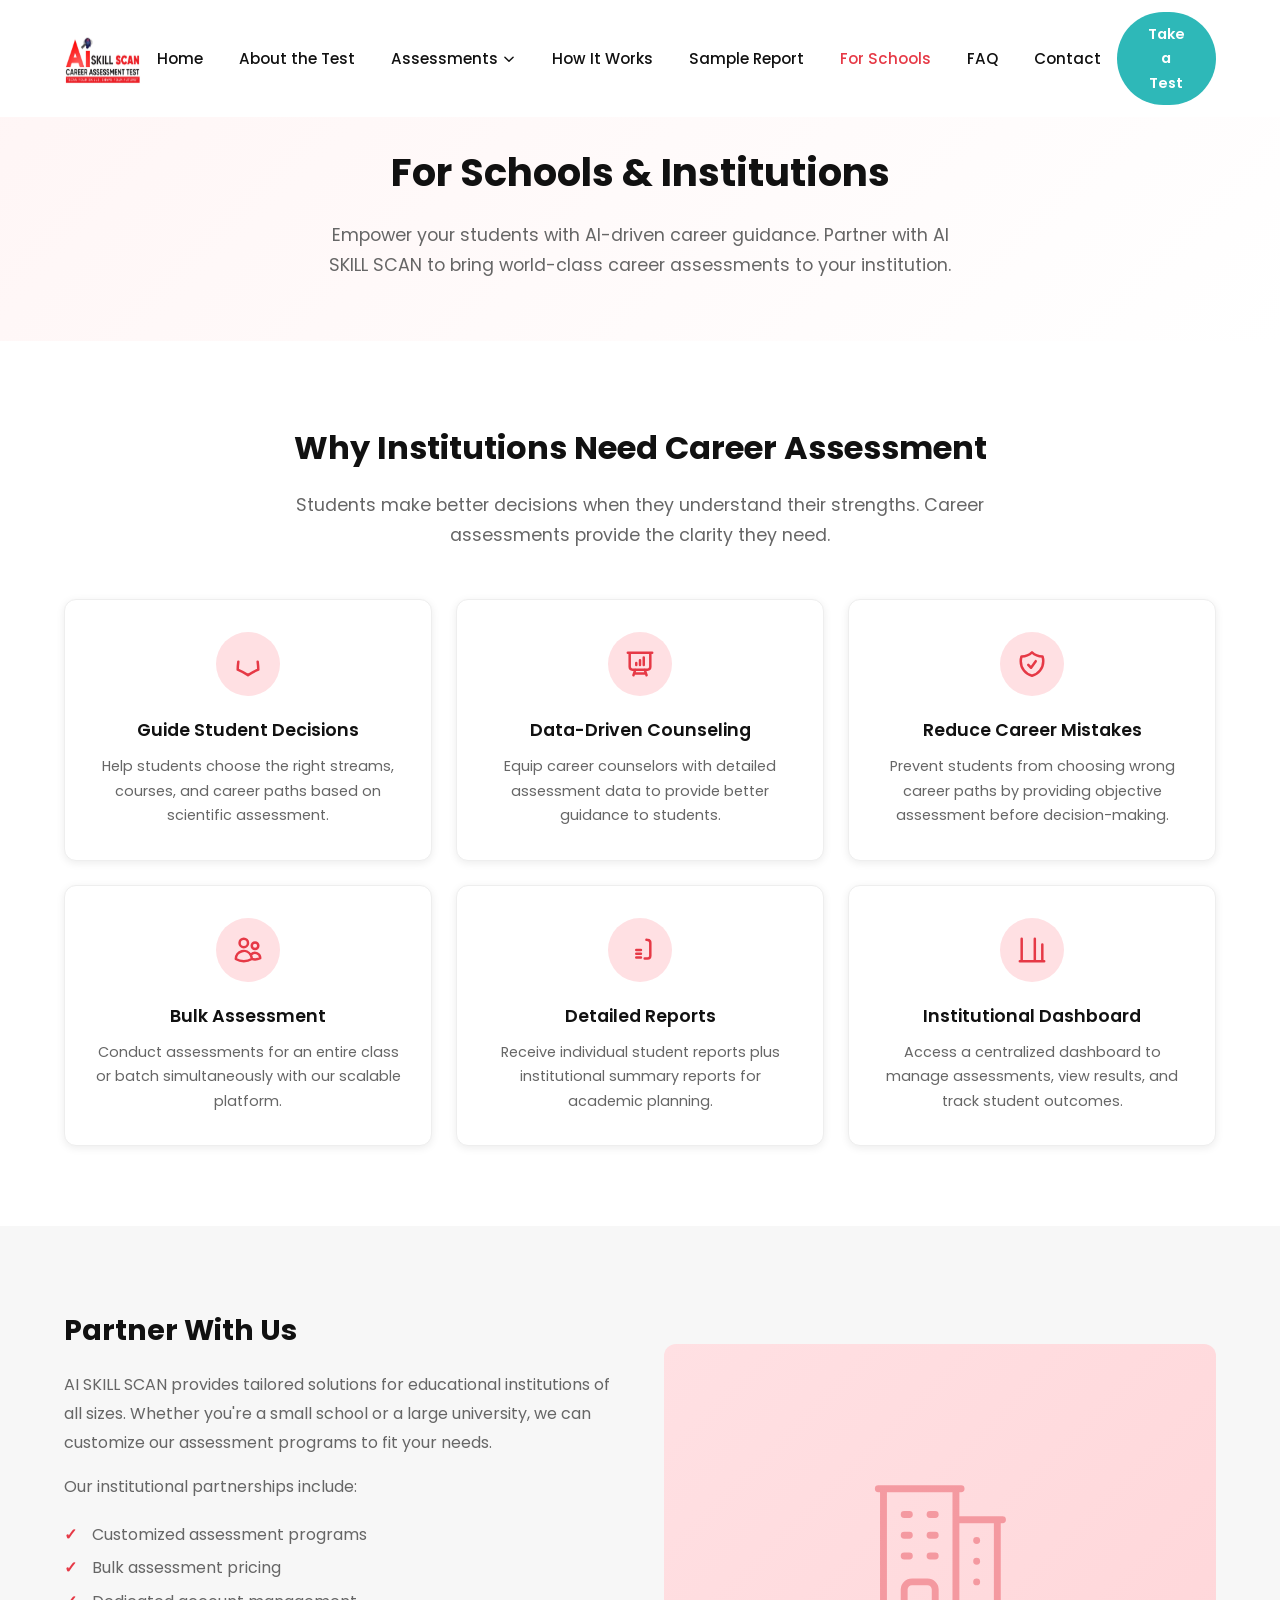
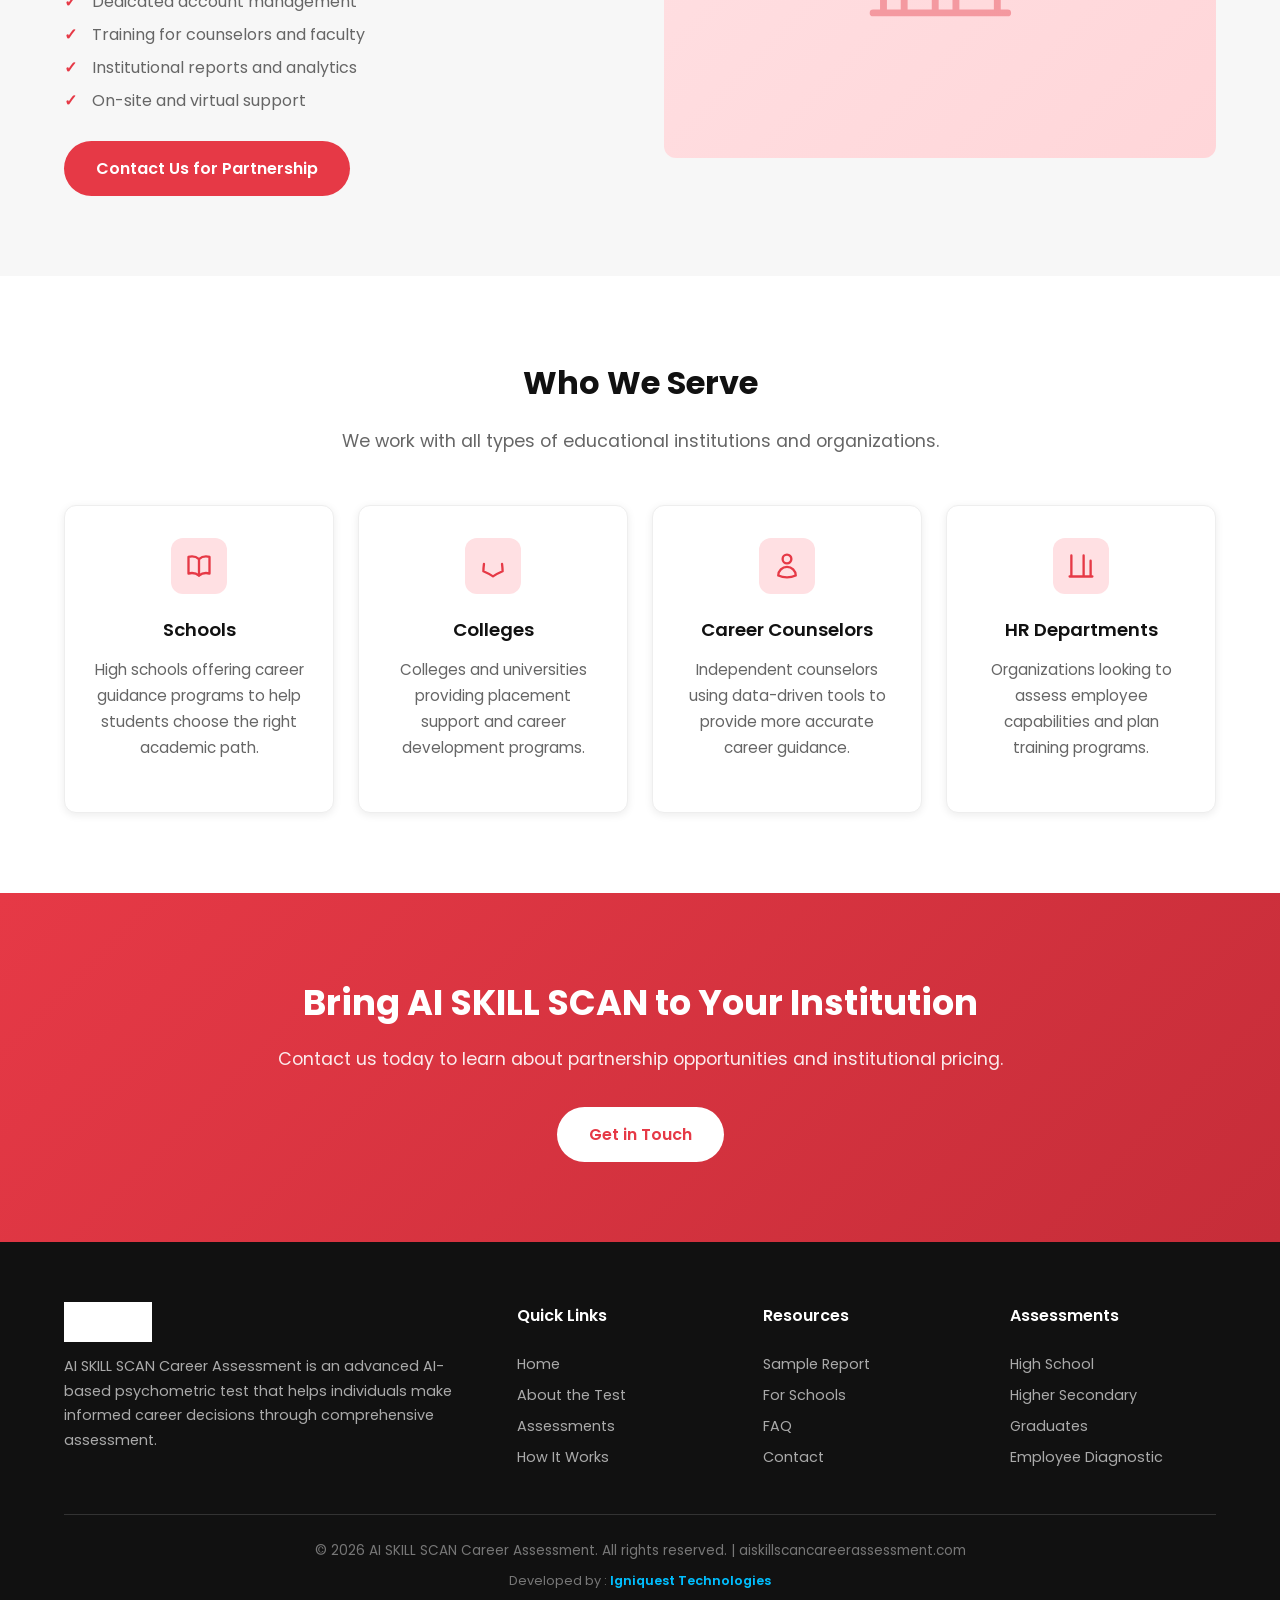
<file: ai-skill-scan-website/schools.html>
<!DOCTYPE html>
<html lang="en">
<head>
    <meta charset="UTF-8">
    <meta name="viewport" content="width=device-width, initial-scale=1.0">
    <title>For Schools &amp; Institutions — AI SKILL SCAN Career Assessment</title>
    <meta name="description" content="AI SKILL SCAN offers career assessment solutions for schools, colleges, and institutions. Help your students make informed career decisions with our AI-powered assessment.">
    <meta name="keywords" content="school career assessment, institutional career guidance, bulk career test, student career counseling, school partnership, career assessment for colleges">
    <link rel="stylesheet" href="styles/styles.css">
</head>
<body>

    <!-- Nav Overlay -->
    <div class="nav-overlay"></div>

    <!-- ===== HEADER ===== -->
    <header class="header">
        <div class="container header__inner">
            <a href="index.html" class="header__logo">
                <img src="assets/AiSkilScan.jpg" alt="AI Skill Scan Logo">
            </a>
            <nav class="nav" aria-label="Main navigation">
                <a href="index.html" class="nav__link">Home</a>
                <a href="about.html" class="nav__link">About the Test</a>
                <div class="nav__dropdown">
                    <a href="assessments.html" class="nav__link nav__dropdown-toggle">
                        Assessments
                        <svg xmlns="http://www.w3.org/2000/svg" fill="none" viewBox="0 0 24 24" stroke="currentColor" stroke-width="2.5"><path stroke-linecap="round" stroke-linejoin="round" d="M19 9l-7 7-7-7"/></svg>
                    </a>
                    <div class="nav__dropdown-menu">
                        <a href="assessments.html#high-school">Career Scan for High School Students</a>
                        <a href="assessments.html#higher-secondary">Career Scan for Higher Secondary Students</a>
                        <a href="assessments.html#graduates">Career Scan for Graduates</a>
                        <a href="assessments.html#employee">Employee Diagnostic Test</a>
                    </div>
                </div>
                <a href="how-it-works.html" class="nav__link">How It Works</a>
                <a href="sample-report.html" class="nav__link">Sample Report</a>
                <a href="schools.html" class="nav__link nav__link--active">For Schools</a>
                <a href="faq.html" class="nav__link">FAQ</a>
                <a href="contact.html" class="nav__link">Contact</a>
                <div class="header__cta">
                    <a href="take-test.html" class="btn btn--primary">Take a Test</a>
                </div>
            </nav>
            <div class="header__cta">
                <a href="take-test.html" class="btn btn--primary">Take a Test</a>
            </div>
            <button class="hamburger" aria-label="Toggle menu">
                <span class="hamburger__line"></span>
                <span class="hamburger__line"></span>
                <span class="hamburger__line"></span>
            </button>
        </div>
    </header>

    <main>

        <!-- ===== PAGE HERO ===== -->
        <section class="page-hero">
            <div class="container">
                <h1>For Schools &amp; Institutions</h1>
                <p>Empower your students with AI-driven career guidance. Partner with AI SKILL SCAN to bring world-class career assessments to your institution.</p>
            </div>
        </section>

        <!-- ===== WHY SCHOOLS NEED CAREER ASSESSMENT ===== -->
        <section class="section">
            <div class="container">
                <h2 class="section-title">Why Institutions Need Career Assessment</h2>
                <p class="section-subtitle">Students make better decisions when they understand their strengths. Career assessments provide the clarity they need.</p>

                <div class="benefits-grid">
                    <div class="benefit-card">
                        <div class="benefit-card__icon">
                            <svg xmlns="http://www.w3.org/2000/svg" fill="none" viewBox="0 0 24 24" stroke="currentColor" stroke-width="2"><path stroke-linecap="round" stroke-linejoin="round" d="M4.26 10.147a60.438 60.438 0 0 0-.491 6.347A48.62 48.62 0 0 1 12 20.904a48.62 48.62 0 0 1 8.232-4.41 60.46 60.46 0 0 0-.491-6.347"/></svg>
                        </div>
                        <h3>Guide Student Decisions</h3>
                        <p>Help students choose the right streams, courses, and career paths based on scientific assessment.</p>
                    </div>
                    <div class="benefit-card">
                        <div class="benefit-card__icon">
                            <svg xmlns="http://www.w3.org/2000/svg" fill="none" viewBox="0 0 24 24" stroke="currentColor" stroke-width="2"><path stroke-linecap="round" stroke-linejoin="round" d="M3.75 3v11.25A2.25 2.25 0 0 0 6 16.5h2.25M3.75 3h-1.5m1.5 0h16.5m0 0h1.5m-1.5 0v11.25A2.25 2.25 0 0 1 18 16.5h-2.25m-7.5 0h7.5m-7.5 0-1 3m8.5-3 1 3m0 0 .5 1.5m-.5-1.5h-9.5m0 0-.5 1.5M9 11.25v1.5M12 9v3.75m3-6v6"/></svg>
                        </div>
                        <h3>Data-Driven Counseling</h3>
                        <p>Equip career counselors with detailed assessment data to provide better guidance to students.</p>
                    </div>
                    <div class="benefit-card">
                        <div class="benefit-card__icon">
                            <svg xmlns="http://www.w3.org/2000/svg" fill="none" viewBox="0 0 24 24" stroke="currentColor" stroke-width="2"><path stroke-linecap="round" stroke-linejoin="round" d="M9 12.75 11.25 15 15 9.75m-3-7.036A11.959 11.959 0 0 1 3.598 6 11.99 11.99 0 0 0 3 9.749c0 5.592 3.824 10.29 9 11.623 5.176-1.332 9-6.03 9-11.622 0-1.31-.21-2.571-.598-3.751h-.152c-3.196 0-6.1-1.248-8.25-3.285Z"/></svg>
                        </div>
                        <h3>Reduce Career Mistakes</h3>
                        <p>Prevent students from choosing wrong career paths by providing objective assessment before decision-making.</p>
                    </div>
                    <div class="benefit-card">
                        <div class="benefit-card__icon">
                            <svg xmlns="http://www.w3.org/2000/svg" fill="none" viewBox="0 0 24 24" stroke="currentColor" stroke-width="2"><path stroke-linecap="round" stroke-linejoin="round" d="M15 19.128a9.38 9.38 0 0 0 2.625.372 9.337 9.337 0 0 0 4.121-.952 4.125 4.125 0 0 0-7.533-2.493M15 19.128v-.003c0-1.113-.285-2.16-.786-3.07M15 19.128v.106A12.318 12.318 0 0 1 8.624 21c-2.331 0-4.512-.645-6.374-1.766l-.001-.109a6.375 6.375 0 0 1 11.964-3.07M12 6.375a3.375 3.375 0 1 1-6.75 0 3.375 3.375 0 0 1 6.75 0Zm8.25 2.25a2.625 2.625 0 1 1-5.25 0 2.625 2.625 0 0 1 5.25 0Z"/></svg>
                        </div>
                        <h3>Bulk Assessment</h3>
                        <p>Conduct assessments for an entire class or batch simultaneously with our scalable platform.</p>
                    </div>
                    <div class="benefit-card">
                        <div class="benefit-card__icon">
                            <svg xmlns="http://www.w3.org/2000/svg" fill="none" viewBox="0 0 24 24" stroke="currentColor" stroke-width="2"><path stroke-linecap="round" stroke-linejoin="round" d="M9 12h3.75M9 15h3.75M9 18h3.75m3 .75H18a2.25 2.25 0 0 0 2.25-2.25V6.108c0-1.135-.845-2.098-1.976-2.192a48.424 48.424 0 0 0-1.123-.08"/></svg>
                        </div>
                        <h3>Detailed Reports</h3>
                        <p>Receive individual student reports plus institutional summary reports for academic planning.</p>
                    </div>
                    <div class="benefit-card">
                        <div class="benefit-card__icon">
                            <svg xmlns="http://www.w3.org/2000/svg" fill="none" viewBox="0 0 24 24" stroke="currentColor" stroke-width="2"><path stroke-linecap="round" stroke-linejoin="round" d="M2.25 21h19.5m-18-18v18m10.5-18v18m6-13.5V21"/></svg>
                        </div>
                        <h3>Institutional Dashboard</h3>
                        <p>Access a centralized dashboard to manage assessments, view results, and track student outcomes.</p>
                    </div>
                </div>
            </div>
        </section>

        <!-- ===== PARTNERSHIP ===== -->
        <section class="section section--alt">
            <div class="container">
                <div class="partnership">
                    <div class="partnership__content">
                        <h2>Partner With Us</h2>
                        <p>AI SKILL SCAN provides tailored solutions for educational institutions of all sizes. Whether you're a small school or a large university, we can customize our assessment programs to fit your needs.</p>
                        <p>Our institutional partnerships include:</p>
                        <ul style="list-style:none; padding:0; margin-bottom:24px;">
                            <li style="padding:3px 0 3px 28px; position:relative; color:#666;"><span style="position:absolute; left:0; color:#e63946; font-weight:700;">&#10003;</span> Customized assessment programs</li>
                            <li style="padding:3px 0 3px 28px; position:relative; color:#666;"><span style="position:absolute; left:0; color:#e63946; font-weight:700;">&#10003;</span> Bulk assessment pricing</li>
                            <li style="padding:3px 0 3px 28px; position:relative; color:#666;"><span style="position:absolute; left:0; color:#e63946; font-weight:700;">&#10003;</span> Dedicated account management</li>
                            <li style="padding:3px 0 3px 28px; position:relative; color:#666;"><span style="position:absolute; left:0; color:#e63946; font-weight:700;">&#10003;</span> Training for counselors and faculty</li>
                            <li style="padding:3px 0 3px 28px; position:relative; color:#666;"><span style="position:absolute; left:0; color:#e63946; font-weight:700;">&#10003;</span> Institutional reports and analytics</li>
                            <li style="padding:3px 0 3px 28px; position:relative; color:#666;"><span style="position:absolute; left:0; color:#e63946; font-weight:700;">&#10003;</span> On-site and virtual support</li>
                        </ul>
                        <a href="contact.html" class="btn btn--primary">Contact Us for Partnership</a>
                    </div>
                    <div class="partnership__image">
                        <svg xmlns="http://www.w3.org/2000/svg" fill="none" viewBox="0 0 24 24" stroke="currentColor" stroke-width="1"><path stroke-linecap="round" stroke-linejoin="round" d="M2.25 21h19.5m-18-18v18m10.5-18v18m6-13.5V21M6.75 6.75h.75m-.75 3h.75m-.75 3h.75m3-6h.75m-.75 3h.75m-.75 3h.75M6.75 21v-3.375c0-.621.504-1.125 1.125-1.125h2.25c.621 0 1.125.504 1.125 1.125V21M3 3h12m-.75 4.5H21m-3.75 3h.008v.008h-.008v-.008Zm0 3h.008v.008h-.008v-.008Zm0 3h.008v.008h-.008v-.008Z"/></svg>
                    </div>
                </div>
            </div>
        </section>

        <!-- ===== WHO WE SERVE ===== -->
        <section class="section">
            <div class="container">
                <h2 class="section-title">Who We Serve</h2>
                <p class="section-subtitle">We work with all types of educational institutions and organizations.</p>

                <div class="cards-grid" style="grid-template-columns: repeat(auto-fit, minmax(220px, 1fr));">
                    <div class="card" style="text-align:center;">
                        <div class="card__icon" style="margin:0 auto 20px;">
                            <svg xmlns="http://www.w3.org/2000/svg" fill="none" viewBox="0 0 24 24" stroke="currentColor" stroke-width="2"><path stroke-linecap="round" stroke-linejoin="round" d="M12 6.042A8.967 8.967 0 0 0 6 3.75c-1.052 0-2.062.18-3 .512v14.25A8.987 8.987 0 0 1 6 18c2.305 0 4.408.867 6 2.292m0-14.25a8.966 8.966 0 0 1 6-2.292c1.052 0 2.062.18 3 .512v14.25A8.987 8.987 0 0 0 18 18a8.967 8.967 0 0 0-6 2.292m0-14.25v14.25"/></svg>
                        </div>
                        <h3 class="card__title">Schools</h3>
                        <p class="card__text">High schools offering career guidance programs to help students choose the right academic path.</p>
                    </div>
                    <div class="card" style="text-align:center;">
                        <div class="card__icon" style="margin:0 auto 20px;">
                            <svg xmlns="http://www.w3.org/2000/svg" fill="none" viewBox="0 0 24 24" stroke="currentColor" stroke-width="2"><path stroke-linecap="round" stroke-linejoin="round" d="M4.26 10.147a60.438 60.438 0 0 0-.491 6.347A48.62 48.62 0 0 1 12 20.904a48.62 48.62 0 0 1 8.232-4.41 60.46 60.46 0 0 0-.491-6.347"/></svg>
                        </div>
                        <h3 class="card__title">Colleges</h3>
                        <p class="card__text">Colleges and universities providing placement support and career development programs.</p>
                    </div>
                    <div class="card" style="text-align:center;">
                        <div class="card__icon" style="margin:0 auto 20px;">
                            <svg xmlns="http://www.w3.org/2000/svg" fill="none" viewBox="0 0 24 24" stroke="currentColor" stroke-width="2"><path stroke-linecap="round" stroke-linejoin="round" d="M15.75 6a3.75 3.75 0 1 1-7.5 0 3.75 3.75 0 0 1 7.5 0ZM4.501 20.118a7.5 7.5 0 0 1 14.998 0A17.933 17.933 0 0 1 12 21.75c-2.676 0-5.216-.584-7.499-1.632Z"/></svg>
                        </div>
                        <h3 class="card__title">Career Counselors</h3>
                        <p class="card__text">Independent counselors using data-driven tools to provide more accurate career guidance.</p>
                    </div>
                    <div class="card" style="text-align:center;">
                        <div class="card__icon" style="margin:0 auto 20px;">
                            <svg xmlns="http://www.w3.org/2000/svg" fill="none" viewBox="0 0 24 24" stroke="currentColor" stroke-width="2"><path stroke-linecap="round" stroke-linejoin="round" d="M2.25 21h19.5m-18-18v18m10.5-18v18m6-13.5V21"/></svg>
                        </div>
                        <h3 class="card__title">HR Departments</h3>
                        <p class="card__text">Organizations looking to assess employee capabilities and plan training programs.</p>
                    </div>
                </div>
            </div>
        </section>

        <!-- ===== CTA ===== -->
        <section class="cta-section">
            <div class="container">
                <h2>Bring AI SKILL SCAN to Your Institution</h2>
                <p>Contact us today to learn about partnership opportunities and institutional pricing.</p>
                <a href="contact.html" class="btn btn--white">Get in Touch</a>
            </div>
        </section>

    </main>

    <!-- ===== FOOTER (shared via footer.js) ===== -->
    <div id="footer-placeholder"></div>
    <script src="scripts/footer.js"></script>

    <script src="scripts/script.js"></script>
</body>
</html>
</file>
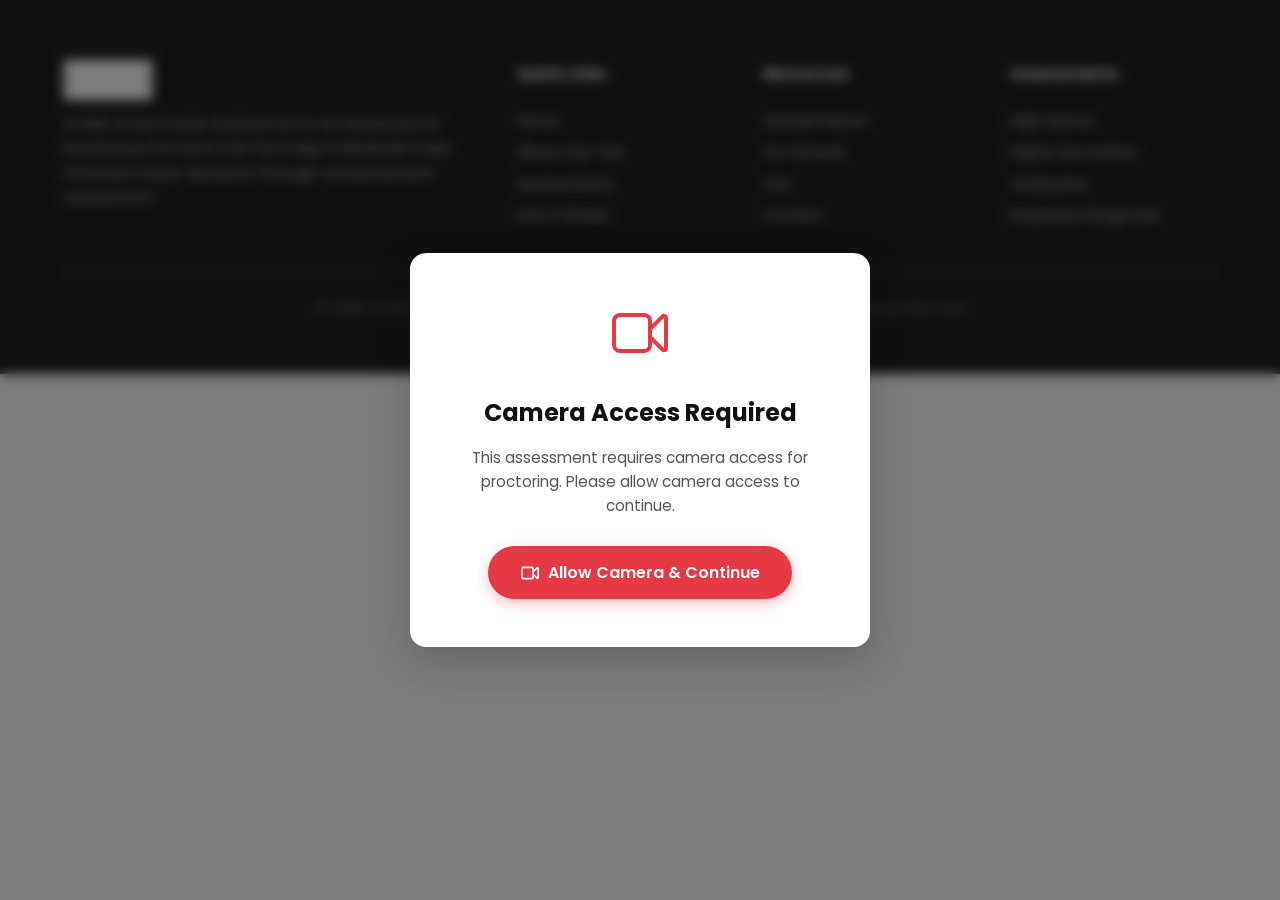
<file: ai-skill-scan-website/take-test.html>
<!DOCTYPE html>
<html lang="en">
<head>
    <meta charset="UTF-8">
    <meta name="viewport" content="width=device-width, initial-scale=1.0">
    <title>Take a Test — AI SKILL SCAN Career Assessment</title>
    <meta name="description" content="Take the AI SKILL SCAN Career Assessment Test. Log in or register to begin your AI-powered psychometric career assessment.">
    <meta name="keywords" content="take career test, career assessment login, AI skill scan test, psychometric test login">
    <link rel="stylesheet" href="styles/styles.css">
    <style>
        /* ---- Permission Overlay ---- */
        .permission-overlay {
            position: fixed;
            inset: 0;
            z-index: 2000;
            display: flex;
            align-items: center;
            justify-content: center;
            background: rgba(17, 17, 17, 0.55);
            backdrop-filter: blur(6px);
            -webkit-backdrop-filter: blur(6px);
            font-family: var(--font-family);
        }
        .permission-overlay.hidden { display: none; }

        .permission-card {
            background: #fff;
            border-radius: 16px;
            box-shadow: 0 12px 40px rgba(0, 0, 0, 0.2);
            padding: 48px 40px;
            max-width: 460px;
            width: 90%;
            text-align: center;
        }
        .permission-card__icon {
            width: 64px;
            height: 64px;
            margin: 0 auto 20px;
            color: var(--color-primary);
        }
        .permission-card__title {
            font-size: 1.5rem;
            font-weight: 700;
            color: var(--color-dark);
            margin-bottom: 12px;
        }
        .permission-card__text {
            font-size: 0.95rem;
            color: #555;
            line-height: 1.6;
            margin-bottom: 28px;
        }
        .permission-card__btn {
            display: inline-flex;
            align-items: center;
            gap: 8px;
            padding: 14px 32px;
            background: var(--color-primary);
            color: #fff;
            font-family: var(--font-family);
            font-size: 1rem;
            font-weight: 600;
            border: none;
            border-radius: 50px;
            cursor: pointer;
            box-shadow: 0 4px 14px rgba(230, 57, 70, 0.35);
            transition: all 0.3s ease;
        }
        .permission-card__btn:hover {
            background: var(--color-primary-dark);
            transform: translateY(-2px);
            box-shadow: 0 6px 20px rgba(230, 57, 70, 0.45);
        }
        .permission-card__btn svg {
            width: 20px;
            height: 20px;
        }
        .permission-card__error {
            display: none;
            margin-top: 20px;
            padding: 14px 18px;
            background: #fff3f3;
            border: 1px solid #ffcdd2;
            border-radius: 10px;
            color: #c62828;
            font-size: 0.88rem;
            line-height: 1.5;
        }
        .permission-card__error.visible { display: block; }
        .permission-card__error--blocked {
            display: none;
            margin-top: 20px;
            padding: 20px 18px;
            background: #fff8e1;
            border: 1px solid #ffe082;
            border-radius: 10px;
            color: #5d4037;
            font-size: 0.88rem;
            line-height: 1.6;
            text-align: left;
        }
        .permission-card__error--blocked.visible { display: block; }
        .permission-card__error--blocked strong {
            display: block;
            margin-bottom: 8px;
            color: #c62828;
            font-size: 0.95rem;
            text-align: center;
        }
        .permission-card__error--blocked ol {
            margin: 0;
            padding-left: 20px;
        }
        .permission-card__error--blocked ol li {
            margin-bottom: 6px;
        }
        .permission-card__error--blocked .browser-icon {
            display: inline-block;
            vertical-align: middle;
            width: 16px;
            height: 16px;
        }
        .permission-card__btn--reload {
            display: none;
            margin-top: 16px;
            padding: 12px 28px;
            background: #ff8f00;
            color: #fff;
            font-family: var(--font-family);
            font-size: 0.95rem;
            font-weight: 600;
            border: none;
            border-radius: 50px;
            cursor: pointer;
            box-shadow: 0 4px 14px rgba(255, 143, 0, 0.35);
            transition: all 0.3s ease;
        }
        .permission-card__btn--reload.visible { display: inline-flex; align-items: center; gap: 8px; }
        .permission-card__btn--reload:hover {
            background: #e65100;
            transform: translateY(-2px);
            box-shadow: 0 6px 20px rgba(255, 143, 0, 0.45);
        }
        .permission-card__btn--reload svg {
            width: 18px;
            height: 18px;
        }

        /* ---- Iframe Section (hidden until permission granted) ---- */
        .iframe-section {
            padding: 0;
            min-height: 80vh;
            display: flex;
            flex-direction: column;
        }
        .iframe-section.hidden { display: none; }

        .iframe-container {
            flex: 1;
            width: 100%;
            min-height: 600px;
        }
        .iframe-container iframe {
            width: 100%;
            height: 100%;
            min-height: 600px;
            border: none;
        }

        /* ---- Back Button (hidden until permission granted) ---- */
        .back-btn {
            position: fixed;
            top: 16px;
            left: 16px;
            z-index: 1000;
            display: inline-flex;
            align-items: center;
            gap: 6px;
            padding: 10px 20px;
            background: var(--color-primary);
            color: #fff;
            font-family: var(--font-family);
            font-size: 0.9rem;
            font-weight: 600;
            border: none;
            border-radius: 50px;
            cursor: pointer;
            box-shadow: 0 4px 14px rgba(0,0,0,0.25);
            transition: all 0.3s ease;
            text-decoration: none;
        }
        .back-btn.hidden { display: none; }
        .back-btn:hover {
            background: var(--color-primary-dark);
            transform: translateY(-2px);
            box-shadow: 0 6px 20px rgba(0,0,0,0.3);
        }
        .back-btn svg {
            width: 18px;
            height: 18px;
        }
        @media (max-width: 768px) {
            .iframe-container,
            .iframe-container iframe {
                min-height: 500px;
            }
            .permission-card {
                padding: 36px 24px;
            }
        }
    </style>
</head>
<body>

    <!-- ===== CAMERA PERMISSION OVERLAY ===== -->
    <div id="permissionOverlay" class="permission-overlay">
        <div class="permission-card">
            <!-- Camera icon -->
            <svg class="permission-card__icon" xmlns="http://www.w3.org/2000/svg" fill="none" viewBox="0 0 24 24" stroke="currentColor" stroke-width="1.5">
                <path stroke-linecap="round" stroke-linejoin="round" d="m15.75 10.5 4.72-4.72a.75.75 0 0 1 1.28.53v11.38a.75.75 0 0 1-1.28.53l-4.72-4.72M4.5 18.75h9a2.25 2.25 0 0 0 2.25-2.25v-9a2.25 2.25 0 0 0-2.25-2.25h-9A2.25 2.25 0 0 0 2.25 7.5v9a2.25 2.25 0 0 0 2.25 2.25Z"/>
            </svg>
            <h2 class="permission-card__title">Camera Access Required</h2>
            <p class="permission-card__text">This assessment requires camera access for proctoring. Please allow camera access to continue.</p>
            <button id="allowCameraBtn" class="permission-card__btn">
                <svg xmlns="http://www.w3.org/2000/svg" fill="none" viewBox="0 0 24 24" stroke="currentColor" stroke-width="2"><path stroke-linecap="round" stroke-linejoin="round" d="m15.75 10.5 4.72-4.72a.75.75 0 0 1 1.28.53v11.38a.75.75 0 0 1-1.28.53l-4.72-4.72M4.5 18.75h9a2.25 2.25 0 0 0 2.25-2.25v-9a2.25 2.25 0 0 0-2.25-2.25h-9A2.25 2.25 0 0 0 2.25 7.5v9a2.25 2.25 0 0 0 2.25 2.25Z"/></svg>
                Allow Camera &amp; Continue
            </button>
            <div id="permissionError" class="permission-card__error">
                Camera access was denied. Please enable camera permissions in your browser settings and try again.
            </div>
            <div id="permissionBlocked" class="permission-card__error--blocked">
                <strong>Camera access is permanently blocked</strong>
                <p style="margin:0 0 10px; text-align:center;">Your browser has remembered the &ldquo;Block&rdquo; choice. To fix this:</p>
                <ol>
                    <li>Click the <strong>lock icon</strong> <svg class="browser-icon" xmlns="http://www.w3.org/2000/svg" fill="none" viewBox="0 0 24 24" stroke="currentColor" stroke-width="2"><path stroke-linecap="round" stroke-linejoin="round" d="M16.5 10.5V6.75a4.5 4.5 0 1 0-9 0v3.75m-.75 11.25h10.5a2.25 2.25 0 0 0 2.25-2.25v-6.75a2.25 2.25 0 0 0-2.25-2.25H6.75a2.25 2.25 0 0 0-2.25 2.25v6.75a2.25 2.25 0 0 0 2.25 2.25Z"/></svg> in the address bar (left of the URL)</li>
                    <li>Find <strong>Camera</strong> and change it to <strong>Allow</strong></li>
                    <li>Click the <strong>Reload Page</strong> button below</li>
                </ol>
            </div>
            <button id="reloadPageBtn" class="permission-card__btn--reload" onclick="location.reload();">
                <svg xmlns="http://www.w3.org/2000/svg" fill="none" viewBox="0 0 24 24" stroke="currentColor" stroke-width="2"><path stroke-linecap="round" stroke-linejoin="round" d="M16.023 9.348h4.992v-.001M2.985 19.644v-4.992m0 0h4.992m-4.993 0 3.181 3.183a8.25 8.25 0 0 0 13.803-3.7M4.031 9.865a8.25 8.25 0 0 1 13.803-3.7l3.181 3.182"/></svg>
                Reload Page
            </button>
        </div>
    </div>

    <!-- Floating Back Button (hidden until permission granted) -->
    <a href="javascript:history.back()" id="backBtn" class="back-btn hidden">
        <svg xmlns="http://www.w3.org/2000/svg" fill="none" viewBox="0 0 24 24" stroke="currentColor" stroke-width="2.5"><path stroke-linecap="round" stroke-linejoin="round" d="M10.5 19.5 3 12m0 0 7.5-7.5M3 12h18"/></svg>
        Back
    </a>

    <main>
        <!-- Iframe section (hidden until permission granted) -->
        <section id="iframeSection" class="iframe-section hidden">
            <div class="iframe-container">
                <iframe id="assessmentIframe" data-src="https://ekajalaka.eccetra.com/en/login" src="" title="AI SKILL SCAN Career Assessment Login" sandbox="allow-scripts allow-same-origin allow-forms allow-popups allow-popups-to-escape-sandbox allow-top-navigation-by-user-activation allow-downloads" allowfullscreen></iframe>
            </div>
        </section>
    </main>

    <!-- ===== FOOTER (shared via footer.js) ===== -->
    <div id="footer-placeholder"></div>
    <script src="scripts/footer.js"></script>

    <script src="scripts/script.js"></script>

    <!-- Camera Permission Logic -->
    <script>
    (function () {
        var overlay        = document.getElementById('permissionOverlay');
        var allowBtn       = document.getElementById('allowCameraBtn');
        var errorBox       = document.getElementById('permissionError');
        var blockedBox     = document.getElementById('permissionBlocked');
        var reloadBtn      = document.getElementById('reloadPageBtn');
        var iframeSection  = document.getElementById('iframeSection');
        var iframe         = document.getElementById('assessmentIframe');
        var backBtn        = document.getElementById('backBtn');

        var cameraIcon = '<svg xmlns="http://www.w3.org/2000/svg" fill="none" viewBox="0 0 24 24" stroke="currentColor" stroke-width="2"><path stroke-linecap="round" stroke-linejoin="round" d="m15.75 10.5 4.72-4.72a.75.75 0 0 1 1.28.53v11.38a.75.75 0 0 1-1.28.53l-4.72-4.72M4.5 18.75h9a2.25 2.25 0 0 0 2.25-2.25v-9a2.25 2.25 0 0 0-2.25-2.25h-9A2.25 2.25 0 0 0 2.25 7.5v9a2.25 2.25 0 0 0 2.25 2.25Z"/></svg> ';

        // Show the iframe and hide the overlay
        function grantAccess() {
            overlay.classList.add('hidden');
            iframeSection.classList.remove('hidden');
            backBtn.classList.remove('hidden');
            iframe.src = iframe.getAttribute('data-src');
        }

        // Show the "permanently blocked" instructions
        function showBlockedUI() {
            errorBox.classList.remove('visible');
            blockedBox.classList.add('visible');
            reloadBtn.classList.add('visible');
            allowBtn.style.display = 'none';
        }

        // Show the simple "denied" error with Try Again
        function showDeniedUI() {
            blockedBox.classList.remove('visible');
            reloadBtn.classList.remove('visible');
            errorBox.classList.add('visible');
            allowBtn.innerHTML = cameraIcon + 'Try Again';
            allowBtn.disabled = false;
            allowBtn.style.display = '';
        }

        // Reset all error states
        function resetErrorUI() {
            errorBox.classList.remove('visible');
            blockedBox.classList.remove('visible');
            reloadBtn.classList.remove('visible');
            allowBtn.style.display = '';
        }

        // Main camera request flow
        function requestCamera() {
            resetErrorUI();
            allowBtn.textContent = 'Requesting\u2026';
            allowBtn.disabled = true;

            // Check permission state first (if Permissions API is supported)
            if (navigator.permissions && navigator.permissions.query) {
                navigator.permissions.query({ name: 'camera' })
                    .then(function (permStatus) {
                        if (permStatus.state === 'denied') {
                            // Permanently blocked — don't bother calling getUserMedia
                            showBlockedUI();
                            return;
                        }
                        // State is 'prompt' or 'granted' — proceed with getUserMedia
                        callGetUserMedia();
                    })
                    .catch(function () {
                        // Permissions API not supported for camera — fall back
                        callGetUserMedia();
                    });
            } else {
                // Permissions API not available — fall back
                callGetUserMedia();
            }
        }

        function callGetUserMedia() {
            navigator.mediaDevices.getUserMedia({ video: true })
                .then(function (stream) {
                    // Permission granted — stop camera immediately (we only need the permission)
                    stream.getTracks().forEach(function (track) { track.stop(); });
                    grantAccess();
                })
                .catch(function () {
                    // Denied — check if it's permanent
                    checkIfPermanentlyBlocked();
                });
        }

        function checkIfPermanentlyBlocked() {
            if (navigator.permissions && navigator.permissions.query) {
                navigator.permissions.query({ name: 'camera' })
                    .then(function (permStatus) {
                        if (permStatus.state === 'denied') {
                            showBlockedUI();
                        } else {
                            showDeniedUI();
                        }
                    })
                    .catch(function () {
                        showDeniedUI();
                    });
            } else {
                showDeniedUI();
            }
        }

        // On page load: check if permission was already granted (auto-skip overlay)
        function initPermissionCheck() {
            if (navigator.permissions && navigator.permissions.query) {
                navigator.permissions.query({ name: 'camera' })
                    .then(function (permStatus) {
                        if (permStatus.state === 'granted') {
                            // Already allowed — skip overlay entirely
                            grantAccess();
                        } else if (permStatus.state === 'denied') {
                            // Already permanently blocked — show instructions immediately
                            showBlockedUI();
                        }

                        // Listen for permission changes (e.g. user resets via browser settings)
                        permStatus.onchange = function () {
                            if (permStatus.state === 'granted') {
                                grantAccess();
                            } else if (permStatus.state === 'denied') {
                                showBlockedUI();
                            } else {
                                // Reset to prompt state — show the Allow button again
                                resetErrorUI();
                                allowBtn.innerHTML = cameraIcon + 'Allow Camera &amp; Continue';
                                allowBtn.disabled = false;
                            }
                        };
                    })
                    .catch(function () {
                        // Permissions API not available for camera — do nothing, show overlay as normal
                    });
            }
        }

        allowBtn.addEventListener('click', requestCamera);

        // Run initial check
        initPermissionCheck();
    })();
    </script>
</body>
</html>
</file>
<file: ai-skill-scan-website/styles/styles.css>
/* ============================================================
   AI SKILL SCAN Career Assessment — Master Stylesheet
   ============================================================ */

/* ---------- Google Font ---------- */
@import url('https://fonts.googleapis.com/css2?family=Poppins:wght@400;500;600;700&display=swap');

/* ---------- CSS Reset ---------- */
*, *::before, *::after {
    margin: 0;
    padding: 0;
    box-sizing: border-box;
}

/* ---------- CSS Variables ---------- */
:root {
    --color-primary: #e63946;
    --color-primary-dark: #c62d39;
    --color-dark: #111111;
    --color-white: #ffffff;
    --color-bg-alt: #f7f7f7;
    --color-gray: #666666;
    --color-light-gray: #dddddd;
    --color-border: #eeeeee;
    --font-family: 'Poppins', sans-serif;
    --shadow-sm: 0 2px 8px rgba(0,0,0,0.08);
    --shadow-md: 0 4px 16px rgba(0,0,0,0.10);
    --shadow-lg: 0 8px 32px rgba(0,0,0,0.12);
    --radius: 12px;
    --radius-sm: 8px;
    --transition: 0.3s ease;
    --container-width: 1200px;
    --section-padding: 80px 0;
}

/* ---------- Base ---------- */
html {
    scroll-behavior: smooth;
    font-size: 16px;
}

body {
    font-family: var(--font-family);
    color: var(--color-dark);
    background: var(--color-white);
    line-height: 1.7;
    -webkit-font-smoothing: antialiased;
}

img {
    max-width: 100%;
    height: auto;
    display: block;
}

a {
    text-decoration: none;
    color: inherit;
    transition: color var(--transition);
}

ul {
    list-style: none;
}

/* ---------- Utility ---------- */
.container {
    width: 90%;
    max-width: var(--container-width);
    margin: 0 auto;
}

.section {
    padding: var(--section-padding);
}

.section--alt {
    background: var(--color-bg-alt);
}

.section-title {
    text-align: center;
    font-size: 2rem;
    font-weight: 700;
    margin-bottom: 16px;
    color: var(--color-dark);
}

.section-subtitle {
    text-align: center;
    font-size: 1.1rem;
    color: var(--color-gray);
    max-width: 700px;
    margin: 0 auto 48px;
}

/* ---------- Buttons ---------- */
.btn {
    display: inline-block;
    padding: 14px 32px;
    font-family: var(--font-family);
    font-size: 1rem;
    font-weight: 600;
    border: none;
    border-radius: 50px;
    cursor: pointer;
    transition: all var(--transition);
    text-align: center;
}

.btn--primary {
    background: var(--color-primary);
    color: var(--color-white);
}

.btn--primary:hover {
    background: var(--color-primary-dark);
    transform: translateY(-2px);
    box-shadow: 0 6px 20px rgba(230,57,70,0.35);
}

.btn--outline {
    background: transparent;
    color: var(--color-primary);
    border: 2px solid var(--color-primary);
}

.btn--outline:hover {
    background: var(--color-primary);
    color: var(--color-white);
    transform: translateY(-2px);
}

.btn--white {
    background: var(--color-white);
    color: var(--color-primary);
}

.btn--white:hover {
    background: #f0f0f0;
    transform: translateY(-2px);
}

.btn--sm {
    padding: 10px 24px;
    font-size: 0.9rem;
}

/* ============================================================
   HEADER & NAVIGATION
   ============================================================ */
.header {
    position: fixed;
    top: 0;
    left: 0;
    width: 100%;
    z-index: 1000;
    background: var(--color-white);
    transition: box-shadow var(--transition);
}

.header--scrolled {
    box-shadow: var(--shadow-md);
}

.header__inner {
    display: flex;
    align-items: center;
    justify-content: space-between;
    padding: 12px 0;
}

/* Logo */
.header__logo img {
    height: 50px;
    width: auto;
}

/* Navigation */
.nav {
    display: flex;
    align-items: center;
    gap: 4px;
}

.nav__link {
    padding: 10px 16px;
    font-size: 0.95rem;
    font-weight: 500;
    color: var(--color-dark);
    border-radius: var(--radius-sm);
    transition: all var(--transition);
    white-space: nowrap;
}

.nav__link:hover,
.nav__link--active {
    color: var(--color-primary);
}

/* Dropdown */
.nav__dropdown {
    position: relative;
}

.nav__dropdown-toggle {
    display: flex;
    align-items: center;
    gap: 4px;
}

.nav__dropdown-toggle svg {
    width: 14px;
    height: 14px;
    transition: transform var(--transition);
}

.nav__dropdown-menu {
    position: absolute;
    top: calc(100% + 8px);
    left: 0;
    background: var(--color-white);
    min-width: 280px;
    border-radius: var(--radius);
    box-shadow: var(--shadow-lg);
    opacity: 0;
    visibility: hidden;
    transform: translateY(10px);
    transition: all var(--transition);
    padding: 8px 0;
    z-index: 100;
}

.nav__dropdown:hover .nav__dropdown-menu,
.nav__dropdown--open .nav__dropdown-menu {
    opacity: 1;
    visibility: visible;
    transform: translateY(0);
}

.nav__dropdown:hover .nav__dropdown-toggle svg {
    transform: rotate(180deg);
}

.nav__dropdown-menu a {
    display: block;
    padding: 10px 20px;
    font-size: 0.9rem;
    font-weight: 500;
    color: var(--color-dark);
    transition: all var(--transition);
}

.nav__dropdown-menu a:hover {
    background: var(--color-bg-alt);
    color: var(--color-primary);
}

/* CTA Button in header */
.header__cta .btn {
    padding: 10px 28px;
    font-size: 0.9rem;
    background: #2eb8b8;
}

.header__cta .btn:hover {
    background: #259a9a;
    box-shadow: 0 6px 20px rgba(46,184,184,0.35);
}

/* Mobile CTA inside nav — hidden on desktop */
.nav .header__cta {
    display: none;
}

/* Hamburger */
.hamburger {
    display: none;
    flex-direction: column;
    gap: 5px;
    cursor: pointer;
    padding: 8px;
    background: none;
    border: none;
    z-index: 1100;
}

.hamburger__line {
    width: 26px;
    height: 3px;
    background: var(--color-dark);
    border-radius: 3px;
    transition: all var(--transition);
}

.hamburger--active .hamburger__line:nth-child(1) {
    transform: rotate(45deg) translate(6px, 6px);
}

.hamburger--active .hamburger__line:nth-child(2) {
    opacity: 0;
}

.hamburger--active .hamburger__line:nth-child(3) {
    transform: rotate(-45deg) translate(6px, -6px);
}

/* ============================================================
   HERO SECTION
   ============================================================ */
.hero {
    padding: 140px 0 80px;
    background: linear-gradient(135deg, #fff5f5 0%, #fff 50%, #f7f7f7 100%);
    overflow: hidden;
}

.hero__inner {
    display: grid;
    grid-template-columns: 1fr 1fr;
    gap: 60px;
    align-items: center;
}

.hero__content h1 {
    font-size: 2.2rem;
    font-weight: 700;
    line-height: 1.3;
    margin-bottom: 20px;
    color: var(--color-dark);
}

.hero__content h1 span {
    color: var(--color-primary);
    display: block;
    font-family: 'Georgia', serif;
    font-style: italic;
    font-size: 1.1em;
    margin-top: 4px;
}

.hero__content p {
    font-size: 1.15rem;
    color: var(--color-gray);
    margin-bottom: 32px;
    line-height: 1.8;
}

.hero__buttons {
    display: flex;
    gap: 16px;
    flex-wrap: wrap;
}

.hero__graphic {
    display: flex;
    align-items: center;
    justify-content: center;
}

.hero__graphic-placeholder {
    width: 100%;
    max-width: 480px;
    aspect-ratio: 1;
    background: linear-gradient(135deg, #ffe0e3 0%, #ffd6d9 100%);
    border-radius: 50%;
    display: flex;
    align-items: center;
    justify-content: center;
    position: relative;
}

.hero__graphic-placeholder svg {
    width: 60%;
    height: 60%;
    color: var(--color-primary);
    opacity: 0.5;
}

/* ============================================================
   CARDS
   ============================================================ */
.cards-grid {
    display: grid;
    grid-template-columns: repeat(auto-fit, minmax(260px, 1fr));
    gap: 24px;
}

.card {
    background: var(--color-white);
    border-radius: var(--radius);
    padding: 32px 28px;
    box-shadow: var(--shadow-sm);
    transition: all var(--transition);
    border: 1px solid var(--color-border);
}

.card:hover {
    transform: translateY(-6px);
    box-shadow: var(--shadow-lg);
}

.card__icon {
    width: 56px;
    height: 56px;
    background: #ffe0e3;
    border-radius: 12px;
    display: flex;
    align-items: center;
    justify-content: center;
    margin-bottom: 20px;
}

.card__icon svg {
    width: 28px;
    height: 28px;
    color: var(--color-primary);
}

.card__title {
    font-size: 1.15rem;
    font-weight: 600;
    margin-bottom: 12px;
}

.card__text {
    font-size: 0.95rem;
    color: var(--color-gray);
    margin-bottom: 20px;
    line-height: 1.7;
}

.card__link {
    font-size: 0.9rem;
    font-weight: 600;
    color: var(--color-primary);
    display: inline-flex;
    align-items: center;
    gap: 6px;
}

.card__link:hover {
    gap: 10px;
}

/* ============================================================
   STEPS (How It Works)
   ============================================================ */
.steps {
    display: grid;
    grid-template-columns: repeat(4, 1fr);
    gap: 32px;
    text-align: center;
}

.step {
    position: relative;
}

.step__number {
    width: 64px;
    height: 64px;
    background: var(--color-primary);
    color: var(--color-white);
    border-radius: 50%;
    display: flex;
    align-items: center;
    justify-content: center;
    font-size: 1.5rem;
    font-weight: 700;
    margin: 0 auto 20px;
}

.step__title {
    font-size: 1.1rem;
    font-weight: 600;
    margin-bottom: 8px;
}

.step__text {
    font-size: 0.9rem;
    color: var(--color-gray);
}

/* Connector line between steps */
.step:not(:last-child)::after {
    content: '';
    position: absolute;
    top: 32px;
    left: calc(50% + 40px);
    width: calc(100% - 80px);
    height: 2px;
    background: var(--color-light-gray);
}

/* ============================================================
   FEATURES TWO-COLUMN
   ============================================================ */
.features-grid {
    display: grid;
    grid-template-columns: 1fr 1fr;
    gap: 24px;
}

.feature-item {
    display: flex;
    align-items: flex-start;
    gap: 16px;
    padding: 24px;
    background: var(--color-white);
    border-radius: var(--radius);
    box-shadow: var(--shadow-sm);
    border: 1px solid var(--color-border);
    transition: all var(--transition);
}

.feature-item:hover {
    box-shadow: var(--shadow-md);
}

.feature-item__icon {
    width: 48px;
    height: 48px;
    min-width: 48px;
    background: #ffe0e3;
    border-radius: 10px;
    display: flex;
    align-items: center;
    justify-content: center;
}

.feature-item__icon svg {
    width: 24px;
    height: 24px;
    color: var(--color-primary);
}

.feature-item__title {
    font-size: 1.05rem;
    font-weight: 600;
    margin-bottom: 4px;
}

.feature-item__text {
    font-size: 0.9rem;
    color: var(--color-gray);
}

/* ============================================================
   ICON GRID (Who Should Take)
   ============================================================ */
.icon-grid {
    display: grid;
    grid-template-columns: repeat(auto-fit, minmax(150px, 1fr));
    gap: 24px;
    text-align: center;
}

.icon-grid__item {
    padding: 32px 16px;
    background: var(--color-white);
    border-radius: var(--radius);
    box-shadow: var(--shadow-sm);
    transition: all var(--transition);
    border: 1px solid var(--color-border);
}

.icon-grid__item:hover {
    transform: translateY(-4px);
    box-shadow: var(--shadow-md);
}

.icon-grid__icon {
    width: 56px;
    height: 56px;
    background: #ffe0e3;
    border-radius: 50%;
    display: flex;
    align-items: center;
    justify-content: center;
    margin: 0 auto 16px;
}

.icon-grid__icon svg {
    width: 26px;
    height: 26px;
    color: var(--color-primary);
}

.icon-grid__label {
    font-size: 0.95rem;
    font-weight: 600;
}

/* ============================================================
   CTA SECTION
   ============================================================ */
.cta-section {
    background: linear-gradient(135deg, var(--color-primary) 0%, #c62d39 100%);
    padding: 80px 0;
    text-align: center;
    color: var(--color-white);
}

.cta-section h2 {
    font-size: 2.2rem;
    font-weight: 700;
    margin-bottom: 12px;
}

.cta-section p {
    font-size: 1.1rem;
    opacity: 0.9;
    margin-bottom: 32px;
}

/* ============================================================
   PAGE HERO (inner pages)
   ============================================================ */
.page-hero {
    padding: 140px 0 60px;
    background: linear-gradient(135deg, #fff5f5 0%, #fff 100%);
    text-align: center;
}

.page-hero h1 {
    font-size: 2.4rem;
    font-weight: 700;
    margin-bottom: 16px;
}

.page-hero p {
    font-size: 1.1rem;
    color: var(--color-gray);
    max-width: 650px;
    margin: 0 auto;
}

/* ============================================================
   ABOUT PAGE
   ============================================================ */
.about-content {
    display: grid;
    grid-template-columns: 1fr 1fr;
    gap: 60px;
    align-items: center;
}

.about-content__text h2 {
    font-size: 1.8rem;
    font-weight: 700;
    margin-bottom: 16px;
}

.about-content__text p {
    color: var(--color-gray);
    margin-bottom: 16px;
    line-height: 1.8;
}

.about-content__text ul {
    list-style: none;
    padding: 0;
}

.about-content__text ul li {
    padding: 2px 0;
    padding-left: 28px;
    position: relative;
    color: var(--color-gray);
}

.about-content__text ul li::before {
    content: '';
    position: absolute;
    left: 0;
    top: 14px;
    width: 16px;
    height: 16px;
    background: var(--color-primary);
    border-radius: 50%;
    opacity: 0.3;
}

.about-graphic {
    background: linear-gradient(135deg, #ffe0e3 0%, #ffd6d9 100%);
    border-radius: var(--radius);
    aspect-ratio: 1;
    display: flex;
    align-items: center;
    justify-content: center;
}

.about-graphic svg {
    width: 50%;
    height: 50%;
    color: var(--color-primary);
    opacity: 0.4;
}

/* ============================================================
   ASSESSMENT DETAIL CARDS
   ============================================================ */
.assessment-detail {
    display: grid;
    grid-template-columns: 1fr 1fr;
    gap: 40px;
    align-items: center;
    padding: 40px 0;
}

.assessment-detail:nth-child(even) {
    direction: rtl;
}

.assessment-detail:nth-child(even) > * {
    direction: ltr;
}

.assessment-detail__content h2 {
    font-size: 1.6rem;
    font-weight: 700;
    margin-bottom: 12px;
}

.assessment-detail__content p {
    color: var(--color-gray);
    margin-bottom: 16px;
    line-height: 1.8;
}

.assessment-detail__content ul {
    margin-bottom: 24px;
}

.assessment-detail__content ul li {
    padding: 2px 0 2px 28px;
    position: relative;
    color: var(--color-gray);
}

.assessment-detail__content ul li::before {
    content: '✓';
    position: absolute;
    left: 0;
    color: var(--color-primary);
    font-weight: 700;
}

.assessment-detail__image {
    background: linear-gradient(135deg, #ffe0e3 0%, #ffd6d9 100%);
    border-radius: var(--radius);
    aspect-ratio: 4/3;
    display: flex;
    align-items: center;
    justify-content: center;
}

.assessment-detail__image svg {
    width: 40%;
    height: 40%;
    color: var(--color-primary);
    opacity: 0.4;
}

/* ============================================================
   TIMELINE (How It Works page)
   ============================================================ */
.timeline {
    position: relative;
    max-width: 800px;
    margin: 0 auto;
}

.timeline::before {
    content: '';
    position: absolute;
    left: 50%;
    top: 0;
    bottom: 0;
    width: 3px;
    background: var(--color-light-gray);
    transform: translateX(-50%);
}

.timeline__item {
    display: flex;
    align-items: center;
    margin-bottom: 48px;
    position: relative;
}

.timeline__item:nth-child(odd) {
    flex-direction: row;
    padding-right: calc(50% + 40px);
    text-align: right;
}

.timeline__item:nth-child(even) {
    flex-direction: row-reverse;
    padding-left: calc(50% + 40px);
    text-align: left;
}

.timeline__marker {
    position: absolute;
    left: 50%;
    transform: translateX(-50%);
    width: 48px;
    height: 48px;
    background: var(--color-primary);
    color: var(--color-white);
    border-radius: 50%;
    display: flex;
    align-items: center;
    justify-content: center;
    font-weight: 700;
    font-size: 1.2rem;
    z-index: 1;
}

.timeline__content h3 {
    font-size: 1.2rem;
    font-weight: 600;
    margin-bottom: 8px;
}

.timeline__content p {
    font-size: 0.95rem;
    color: var(--color-gray);
}

/* ============================================================
   SAMPLE REPORT
   ============================================================ */
.report-preview {
    background: var(--color-white);
    border-radius: var(--radius);
    box-shadow: var(--shadow-lg);
    overflow: hidden;
    max-width: 900px;
    margin: 0 auto;
}

.report-preview__header {
    background: var(--color-primary);
    color: var(--color-white);
    padding: 24px 32px;
}

.report-preview__header h3 {
    font-size: 1.3rem;
    font-weight: 600;
}

.report-preview__body {
    padding: 32px;
}

.report-section {
    margin-bottom: 32px;
}

.report-section h4 {
    font-size: 1.1rem;
    font-weight: 600;
    margin-bottom: 12px;
    color: var(--color-primary);
}

.report-bar {
    display: flex;
    align-items: center;
    gap: 12px;
    margin-bottom: 10px;
}

.report-bar__label {
    width: 160px;
    font-size: 0.9rem;
    font-weight: 500;
}

.report-bar__track {
    flex: 1;
    height: 12px;
    background: var(--color-bg-alt);
    border-radius: 6px;
    overflow: hidden;
}

.report-bar__fill {
    height: 100%;
    background: var(--color-primary);
    border-radius: 6px;
    transition: width 0.8s ease;
}

.report-bar__value {
    width: 40px;
    font-size: 0.85rem;
    font-weight: 600;
    text-align: right;
}

/* ============================================================
   FAQ ACCORDION
   ============================================================ */
.faq-list {
    max-width: 800px;
    margin: 0 auto;
}

.faq-item {
    border: 1px solid var(--color-border);
    border-radius: var(--radius);
    margin-bottom: 12px;
    overflow: hidden;
    transition: box-shadow var(--transition);
}

.faq-item:hover {
    box-shadow: var(--shadow-sm);
}

.faq-item__question {
    display: flex;
    align-items: center;
    justify-content: space-between;
    padding: 20px 24px;
    cursor: pointer;
    font-weight: 600;
    font-size: 1rem;
    background: var(--color-white);
    border: none;
    width: 100%;
    text-align: left;
    font-family: var(--font-family);
    color: var(--color-dark);
    gap: 16px;
}

.faq-item__question svg {
    min-width: 20px;
    width: 20px;
    height: 20px;
    transition: transform var(--transition);
}

.faq-item--open .faq-item__question svg {
    transform: rotate(180deg);
}

.faq-item__answer {
    max-height: 0;
    overflow: hidden;
    transition: max-height 0.4s ease;
}

.faq-item--open .faq-item__answer {
    max-height: 300px;
}

.faq-item__answer p {
    padding: 0 24px 20px;
    color: var(--color-gray);
    font-size: 0.95rem;
    line-height: 1.8;
}

/* ============================================================
   CONTACT FORM
   ============================================================ */
.contact-grid {
    display: grid;
    grid-template-columns: 1fr 1fr;
    gap: 48px;
}

.contact-info {
    padding-top: 16px;
}

.contact-info h2 {
    font-size: 1.6rem;
    font-weight: 700;
    margin-bottom: 16px;
}

.contact-info p {
    color: var(--color-gray);
    margin-bottom: 32px;
    line-height: 1.8;
}

.contact-info__item {
    display: flex;
    align-items: flex-start;
    gap: 16px;
    margin-bottom: 24px;
}

.contact-info__icon {
    width: 44px;
    height: 44px;
    min-width: 44px;
    background: #ffe0e3;
    border-radius: 10px;
    display: flex;
    align-items: center;
    justify-content: center;
}

.contact-info__icon svg {
    width: 20px;
    height: 20px;
    color: var(--color-primary);
}

.contact-info__text strong {
    display: block;
    margin-bottom: 2px;
}

.contact-info__text span {
    color: var(--color-gray);
    font-size: 0.95rem;
}

.contact-form {
    background: var(--color-white);
    border-radius: var(--radius);
    box-shadow: var(--shadow-md);
    padding: 40px;
}

.form-group {
    margin-bottom: 20px;
}

.form-group label {
    display: block;
    font-size: 0.9rem;
    font-weight: 600;
    margin-bottom: 8px;
}

.form-group input,
.form-group textarea,
.form-group select {
    width: 100%;
    padding: 12px 16px;
    font-family: var(--font-family);
    font-size: 0.95rem;
    border: 1px solid var(--color-light-gray);
    border-radius: var(--radius-sm);
    outline: none;
    transition: border-color var(--transition);
    background: var(--color-white);
}

.form-group input:focus,
.form-group textarea:focus,
.form-group select:focus {
    border-color: var(--color-primary);
}

.form-group textarea {
    resize: vertical;
    min-height: 120px;
}

.form-group .error-msg {
    color: var(--color-primary);
    font-size: 0.8rem;
    margin-top: 4px;
    display: none;
}

.form-group--error input,
.form-group--error textarea {
    border-color: var(--color-primary);
}

.form-group--error .error-msg {
    display: block;
}

.form-success {
    background: #d4edda;
    color: #155724;
    padding: 16px;
    border-radius: var(--radius-sm);
    margin-bottom: 20px;
    display: none;
    font-weight: 500;
}

.form-success--visible {
    display: block;
}

/* ============================================================
   SCHOOLS PAGE
   ============================================================ */
.benefits-grid {
    display: grid;
    grid-template-columns: repeat(3, 1fr);
    gap: 24px;
}

.benefit-card {
    background: var(--color-white);
    border-radius: var(--radius);
    padding: 32px 28px;
    box-shadow: var(--shadow-sm);
    border: 1px solid var(--color-border);
    text-align: center;
    transition: all var(--transition);
}

.benefit-card:hover {
    transform: translateY(-6px);
    box-shadow: var(--shadow-lg);
}

.benefit-card__icon {
    width: 64px;
    height: 64px;
    background: #ffe0e3;
    border-radius: 50%;
    display: flex;
    align-items: center;
    justify-content: center;
    margin: 0 auto 20px;
}

.benefit-card__icon svg {
    width: 30px;
    height: 30px;
    color: var(--color-primary);
}

.benefit-card h3 {
    font-size: 1.1rem;
    font-weight: 600;
    margin-bottom: 8px;
}

.benefit-card p {
    color: var(--color-gray);
    font-size: 0.9rem;
    line-height: 1.7;
}

/* Partnership section */
.partnership {
    display: grid;
    grid-template-columns: 1fr 1fr;
    gap: 48px;
    align-items: center;
}

.partnership__content h2 {
    font-size: 1.8rem;
    font-weight: 700;
    margin-bottom: 16px;
}

.partnership__content p {
    color: var(--color-gray);
    margin-bottom: 16px;
    line-height: 1.8;
}

.partnership__image {
    background: linear-gradient(135deg, #ffe0e3 0%, #ffd6d9 100%);
    border-radius: var(--radius);
    aspect-ratio: 4/3;
    display: flex;
    align-items: center;
    justify-content: center;
}

.partnership__image svg {
    width: 40%;
    height: 40%;
    color: var(--color-primary);
    opacity: 0.4;
}

/* ============================================================
   FOOTER
   ============================================================ */
.footer {
    background: var(--color-dark);
    color: var(--color-white);
    padding: 60px 0 24px;
}

.footer__grid {
    display: grid;
    grid-template-columns: 2fr 1fr 1fr 1fr;
    gap: 40px;
    margin-bottom: 40px;
}

.footer__brand p {
    color: #aaa;
    font-size: 0.9rem;
    margin-top: 12px;
    line-height: 1.7;
}

.footer__title {
    font-size: 1rem;
    font-weight: 600;
    margin-bottom: 20px;
}

.footer__links li {
    margin-bottom: 4px;
}

.footer__links a {
    color: #aaa;
    font-size: 0.9rem;
    transition: color var(--transition);
}

.footer__links a:hover {
    color: var(--color-primary);
}

.footer__bottom {
    border-top: 1px solid #333;
    padding-top: 24px;
    text-align: center;
    color: #777;
    font-size: 0.85rem;
}

/* ============================================================
   RESPONSIVE — Tablet (max-width: 1024px)
   ============================================================ */
@media (max-width: 1024px) {
    .hero__inner {
        grid-template-columns: 1fr;
        text-align: center;
    }

    .hero__buttons {
        justify-content: center;
    }

    .hero__graphic {
        display: none;
    }

    .hero__content h1 {
        font-size: 2.2rem;
    }

    .steps {
        grid-template-columns: repeat(2, 1fr);
    }

    .step:not(:last-child)::after {
        display: none;
    }

    .features-grid {
        grid-template-columns: 1fr;
    }

    .about-content {
        grid-template-columns: 1fr;
    }

    .about-graphic {
        max-width: 400px;
        margin: 0 auto;
    }

    .assessment-detail {
        grid-template-columns: 1fr;
    }

    .assessment-detail:nth-child(even) {
        direction: ltr;
    }

    .assessment-detail__image {
        max-width: 400px;
        margin: 0 auto;
    }

    .timeline::before {
        left: 24px;
    }

    .timeline__marker {
        left: 24px;
        transform: none;
    }

    .timeline__item:nth-child(odd),
    .timeline__item:nth-child(even) {
        flex-direction: row;
        padding-left: 80px;
        padding-right: 0;
        text-align: left;
    }

    .contact-grid {
        grid-template-columns: 1fr;
    }

    .benefits-grid {
        grid-template-columns: 1fr 1fr;
    }

    .partnership {
        grid-template-columns: 1fr;
    }

    .partnership__image {
        max-width: 400px;
        margin: 0 auto;
    }

    .footer__grid {
        grid-template-columns: 1fr 1fr;
    }
}

/* ============================================================
   RESPONSIVE — Mobile (max-width: 768px)
   ============================================================ */
@media (max-width: 768px) {
    :root {
        --section-padding: 60px 0;
    }

    .section-title {
        font-size: 1.6rem;
    }

    /* Header mobile nav */
    .hamburger {
        display: flex;
    }

    .nav {
        position: fixed;
        top: 0;
        right: -100%;
        width: 80%;
        max-width: 320px;
        height: 100vh;
        background: var(--color-white);
        flex-direction: column;
        align-items: stretch;
        padding: 80px 24px 24px;
        box-shadow: var(--shadow-lg);
        transition: right var(--transition);
        gap: 0;
        overflow-y: auto;
    }

    .nav--open {
        right: 0;
    }

    .nav__link {
        padding: 12px 0;
        border-bottom: 1px solid var(--color-border);
    }

    .nav__dropdown-menu {
        position: static;
        box-shadow: none;
        opacity: 1;
        visibility: hidden;
        max-height: 0;
        overflow: hidden;
        transform: none;
        transition: max-height 0.3s ease, visibility 0s 0.3s;
        padding: 0;
    }

    .nav__dropdown--open .nav__dropdown-menu {
        visibility: visible;
        max-height: 300px;
        transition: max-height 0.3s ease, visibility 0s;
    }

    .nav__dropdown-menu a {
        padding: 10px 16px;
        font-size: 0.85rem;
    }

    /* Show mobile CTA inside nav on mobile */
    .nav .header__cta {
        display: block;
        margin-top: 16px;
    }

    /* Hide desktop CTA on mobile */
    .header__inner > .header__cta {
        display: none;
    }

    .header__cta .btn {
        width: 100%;
        text-align: center;
    }

    /* Mobile overlay */
    .nav-overlay {
        display: none;
        position: fixed;
        top: 0;
        left: 0;
        width: 100%;
        height: 100%;
        background: rgba(0,0,0,0.5);
        z-index: 999;
    }

    .nav-overlay--visible {
        display: block;
    }

    /* Hero */
    .hero {
        padding: 120px 0 60px;
    }

    .hero__content h1 {
        font-size: 1.8rem;
    }

    .hero__content p {
        font-size: 1rem;
    }

    /* Steps */
    .steps {
        grid-template-columns: 1fr;
        max-width: 300px;
        margin: 0 auto;
    }

    /* Cards */
    .cards-grid {
        grid-template-columns: 1fr;
    }

    /* Icon grid */
    .icon-grid {
        grid-template-columns: repeat(2, 1fr);
    }

    /* CTA */
    .cta-section h2 {
        font-size: 1.6rem;
    }

    /* Page hero */
    .page-hero {
        padding: 120px 0 40px;
    }

    .page-hero h1 {
        font-size: 1.8rem;
    }

    /* Benefits */
    .benefits-grid {
        grid-template-columns: 1fr;
    }

    /* Footer */
    .footer__grid {
        grid-template-columns: 1fr;
    }

    /* Report bars */
    .report-bar {
        flex-wrap: wrap;
    }

    .report-bar__label {
        width: 100%;
    }
}
</file>
